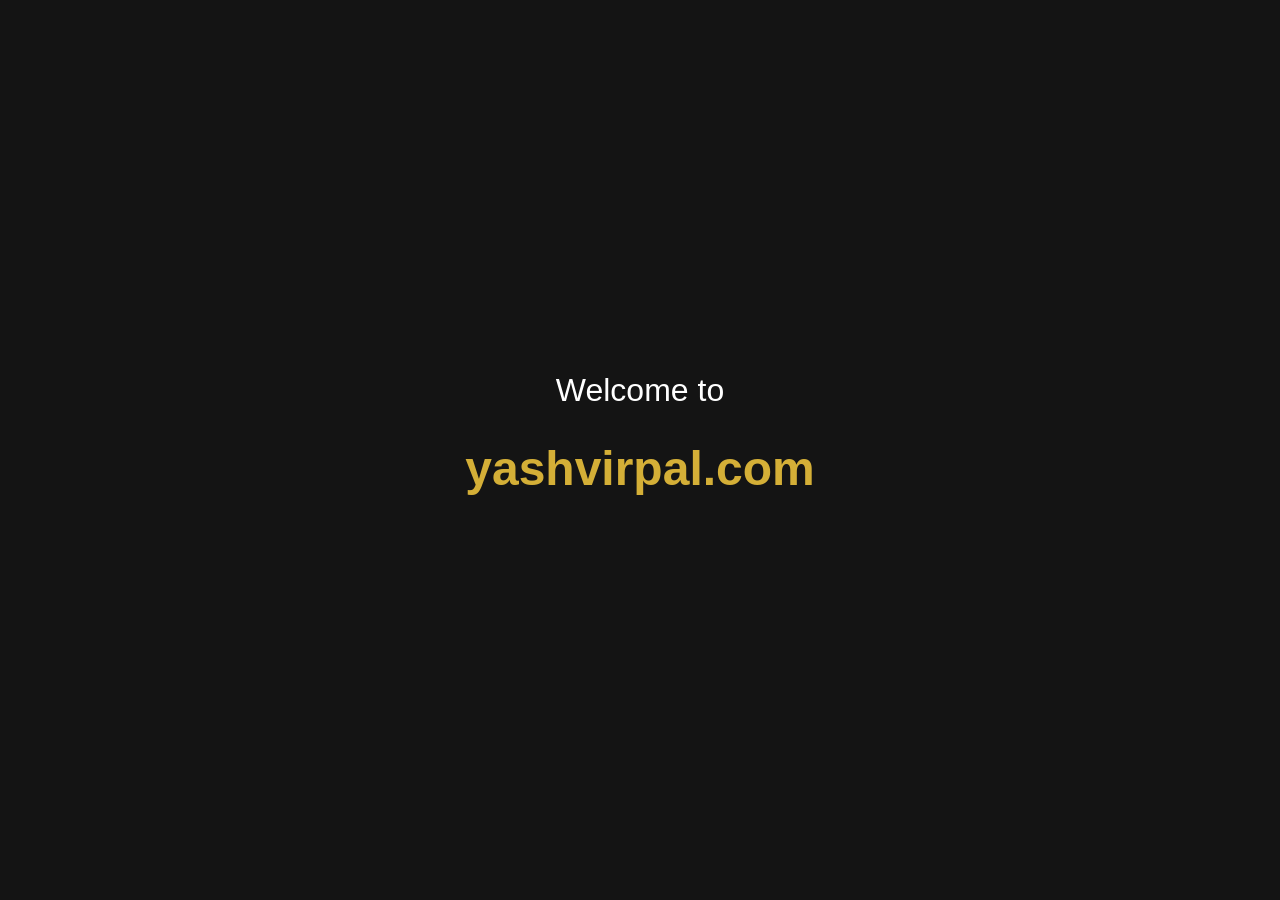
<file: index.html>
<!DOCTYPE html>
<html lang="en">

<head>
    <meta charset="UTF-8">
    <meta name="viewport" content="width=device-width, initial-scale=1.0">
    <title>Yashvir Pal Project (HTML, CSS, JavaScript)</title>
    <style>
        body {
            margin: 0;
            height: 100vh;
            display: flex;
            justify-content: center;
            align-items: center;
            background-color: #141414;
            /* Background color from yashvirpal.com */
            color: #ffffff;
            /* White text color */
            font-family: Arial, sans-serif;
            flex-direction: column;
            background-image: url(https://yashvirpal.com/dist/assets/img/page-bg-dark-1.jpg);
            background-size: cover;
            background-position: center;
        }

        #welcome-text {
            font-size: 2rem;
            color: #fff;
            /* Gold color */
            opacity: 0;
            animation: fadeInText 2s ease-in-out forwards;
        }

        h1 {
            font-size: 3rem;
            color: #ffffff;
            opacity: 0;
            animation: fadeInLink 4s ease-in-out forwards;
        }

        a {
            text-decoration: none;
            color: #d4af37;
            /* Gold color for the link */
            font-family: Arial, sans-serif;
            position: relative;
        }

        a::after {
            content: '';
            position: absolute;
            width: 0;
            height: 2px;
            bottom: -5px;
            left: 0;
            background-color: #d4af37;
            transition: width 0.3s ease-in-out;
        }

        a:hover::after {
            width: 100%;
        }

        a:hover {
            color: #b8860b;
            /* Darker gold on hover */
        }

        /* Fade-in animation for the welcome text */
        @keyframes fadeInText {
            from {
                opacity: 0;
            }

            to {
                opacity: 1;
            }
        }

        /* Fade-in animation for the link */
        @keyframes fadeInLink {
            from {
                opacity: 0;
            }

            to {
                opacity: 1;
            }
        }
    </style>
</head>

<body>

    <div id="welcome-text"></div>
    <h1><a href="https://yashvirpal.com">yashvirpal.com</a></h1>

    <script>
        // Typing effect for welcome text
        const welcomeText = "Welcome to Yashvir Pal's Portfolio!";
        let index = 0;

        function typeText() {
            if (index < welcomeText.length) {
                document.getElementById("welcome-text").innerHTML += welcomeText.charAt(index);
                index++;
                setTimeout(typeText, 100); // Adjust typing speed here
            }
        }

        // Trigger typing animation when page loads
        window.onload = function () {
            document.getElementById("welcome-text").style.opacity = "1";
            typeText();
        };
    </script>

</body>

</html>
</file>
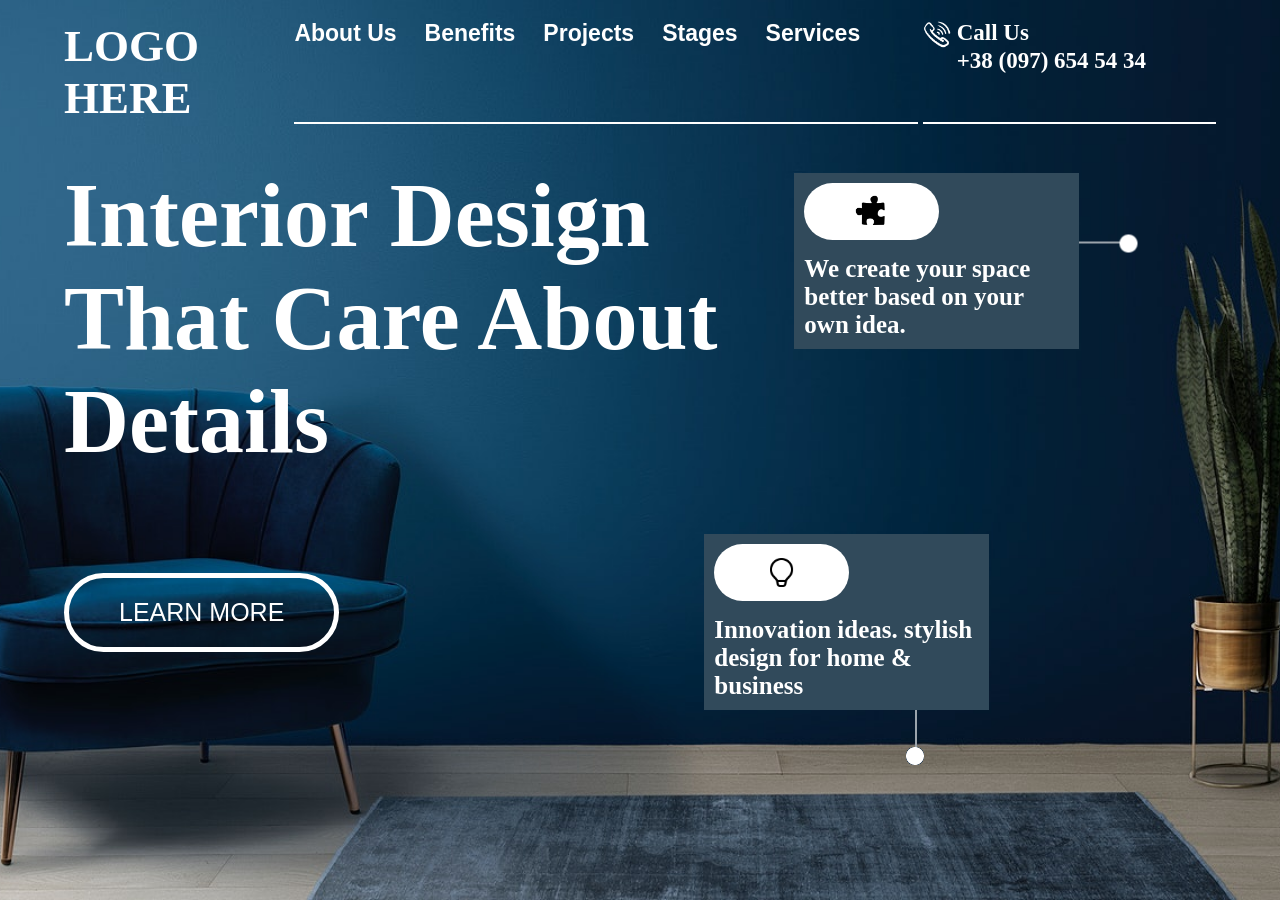
<file: project-10/index.html>
<!DOCTYPE html>
<html lang="en">
  <head>
    <meta charset="UTF-8" />
    <meta http-equiv="X-UA-Compatible" content="IE=edge" />
    <meta name="viewport" content="width=device-width, initial-scale=1.0" />
    <title>Project 10 | MCS</title>
    <link rel="stylesheet" href="css/style.css" />
    <link rel="stylesheet" href="css/reponsive.css" />
  </head>
  <body>
    <div class="container">
      <nav class="nav-bar">
        <div class="logo">
          <h1>LOGO HERE</h1>
        </div>
        <div class="line">
          <ul class="item-lists">
            <li class="item-list">About Us</li>
            <li class="item-list">Benefits</li>
            <li class="item-list">Projects</li>
            <li class="item-list">Stages</li>
            <li class="item-list">Services</li>
          </ul>
          <div class="call-detail">
            <div>
              <img
                src="images/callus.png"
                width="28px"
                height="28px"
                alt="Phone Call"
              />
            </div>
            <div>
              <p>Call Us</p>
              <a href="#">+38 (097) 654 54 34</a>
            </div>
          </div>
        </div>
      </nav>

      <main class="main-section">
        <div class="left-section">
          <h1>Interior design that care about details</h1>
          <button>learn more</button>
        </div>
        <div class="right-section">
          <div class="card">
            <img src="images/puzzle.png" alt="Phone Call" />
            <p>We create your space better based on your own idea.</p>
          </div>
          <div class="card">
            <img src="images/light.png" alt="Phone Call" />
            <p>Innovation ideas. stylish design for home & business</p>
          </div>
        </div>
      </main>
    </div>
  </body>
</html>
</file>
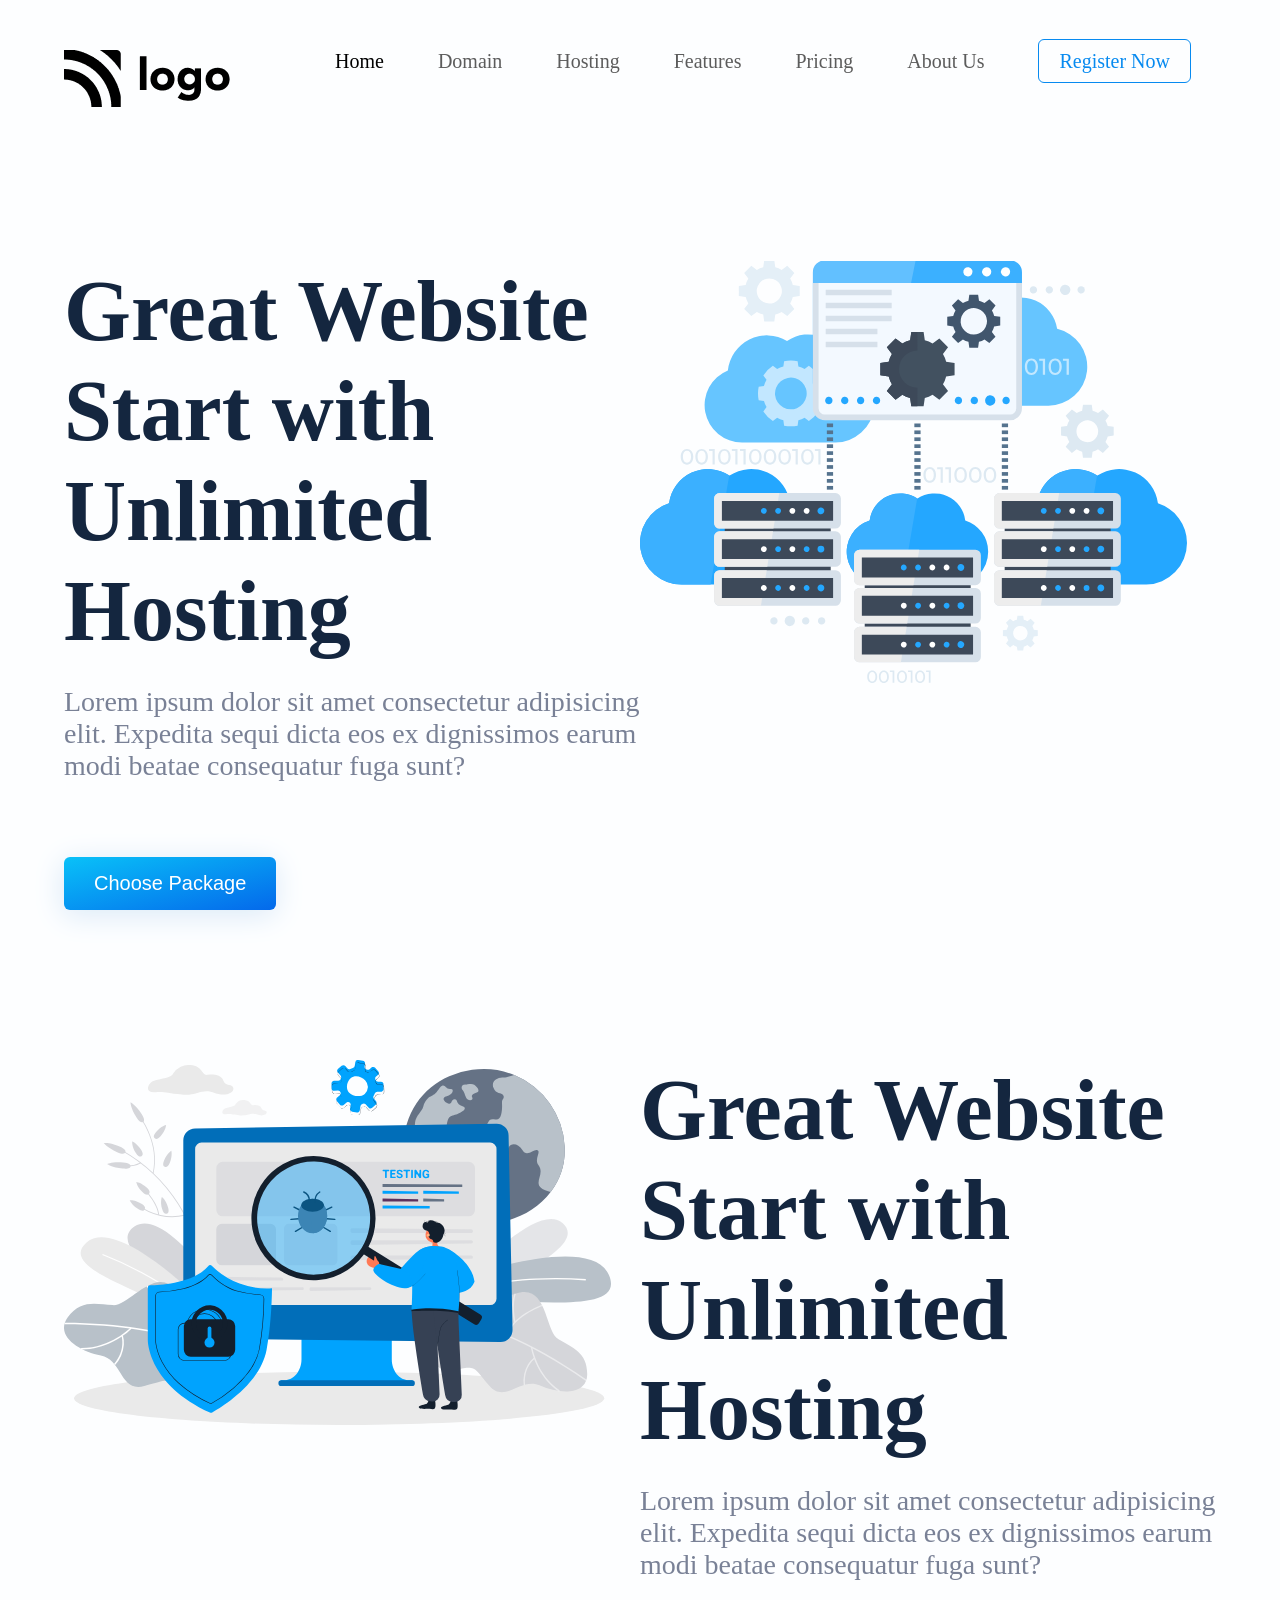
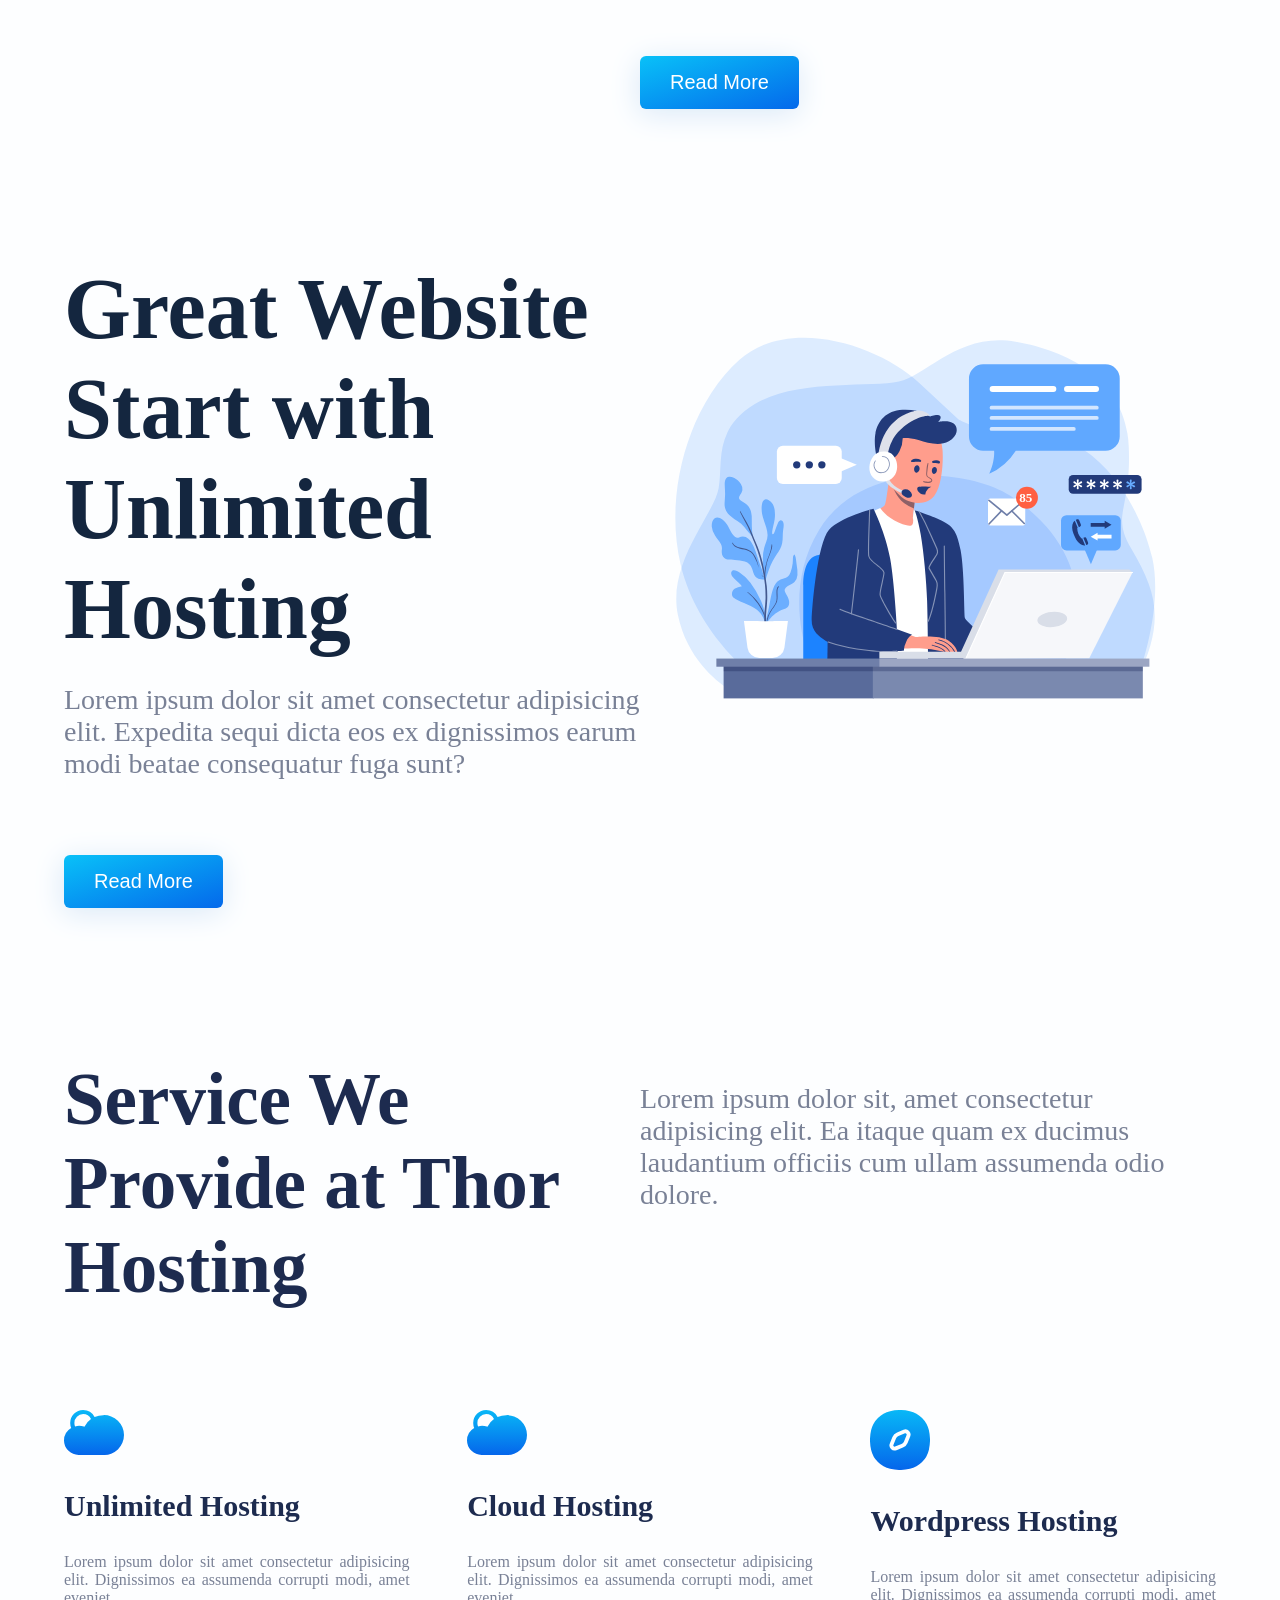
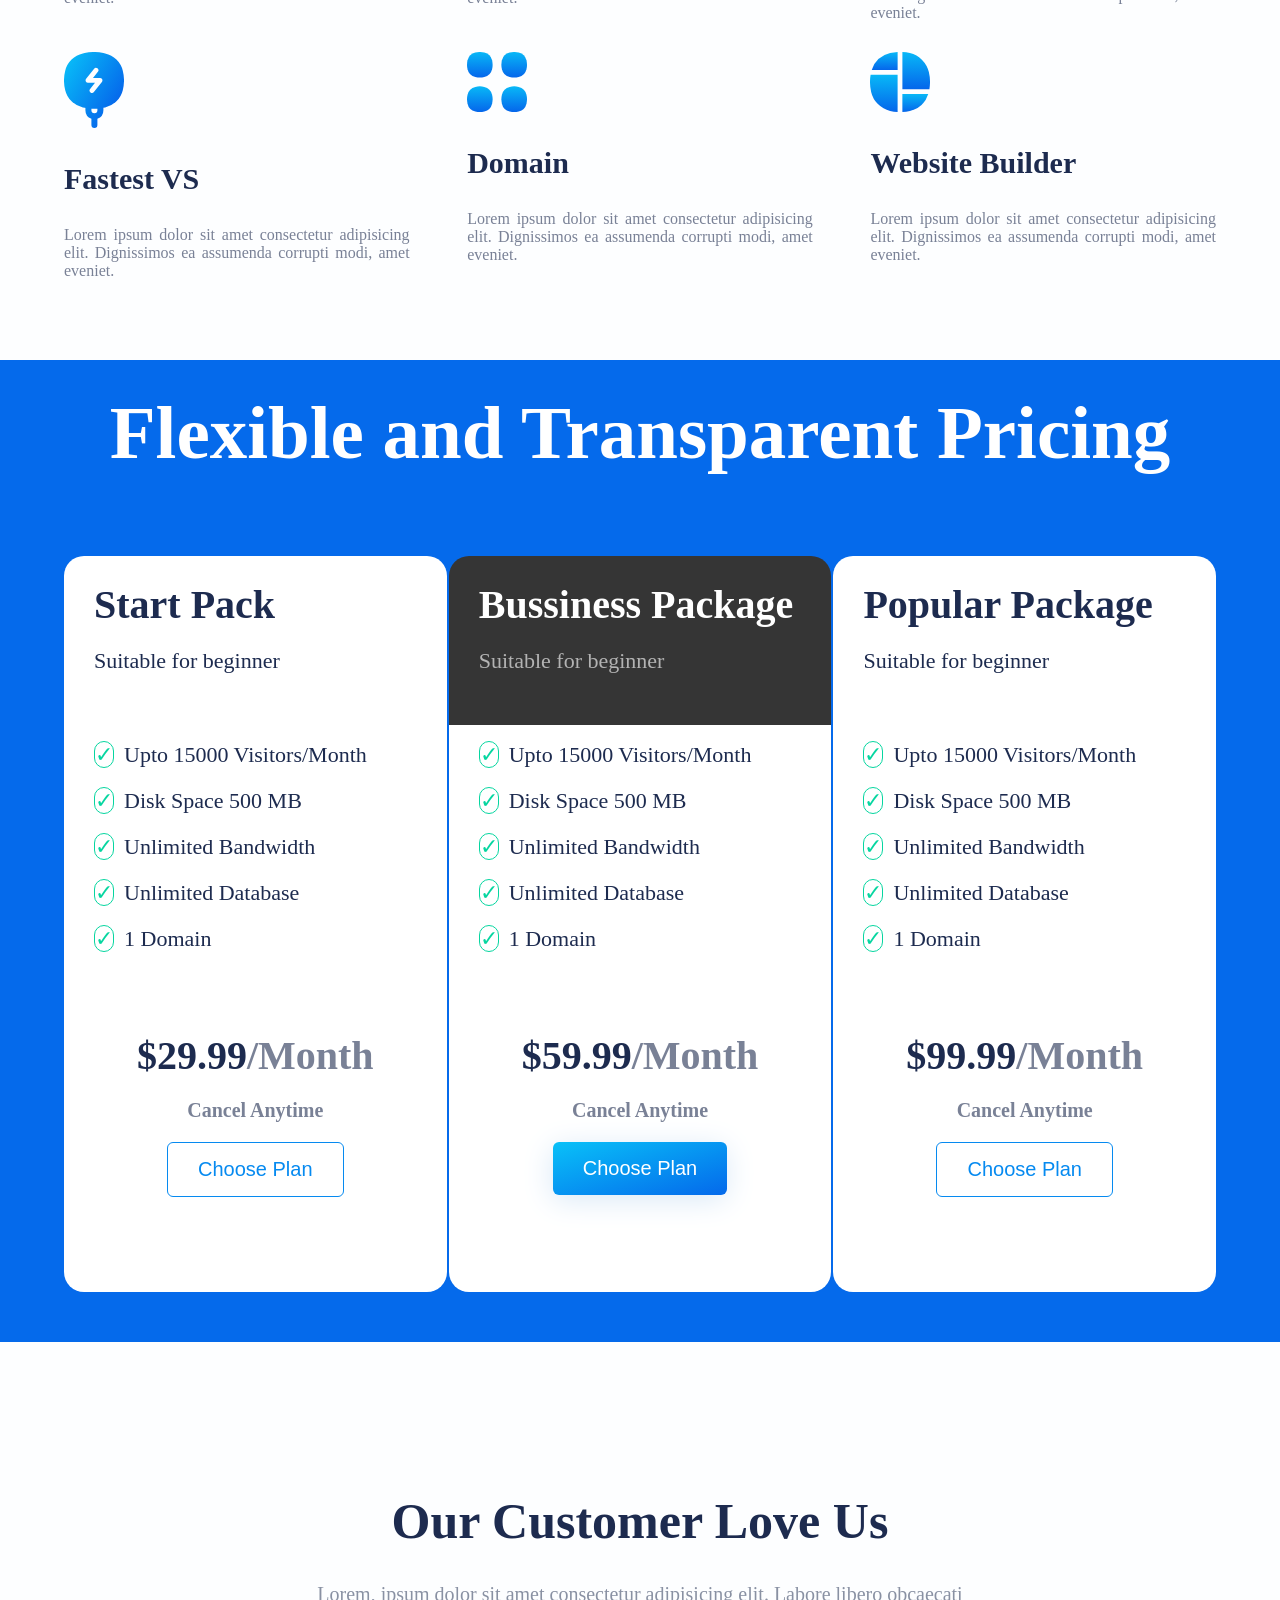
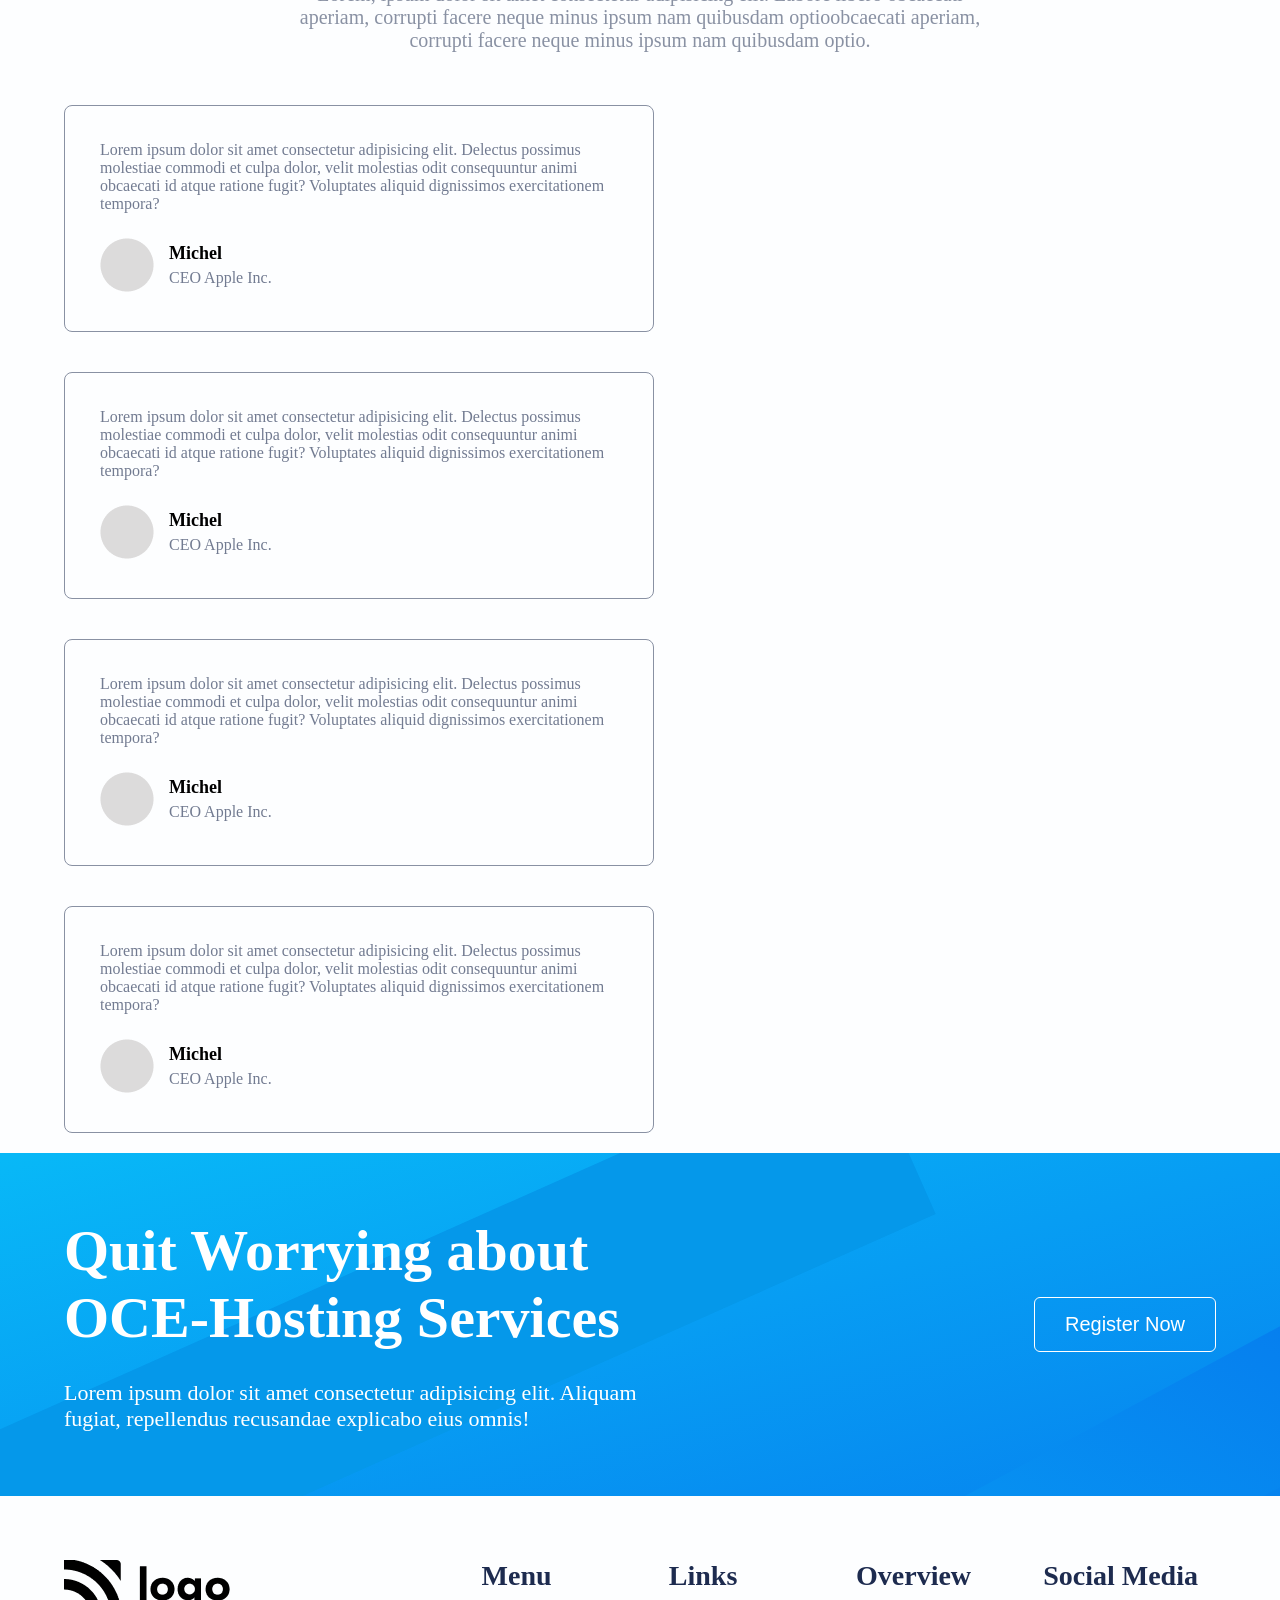
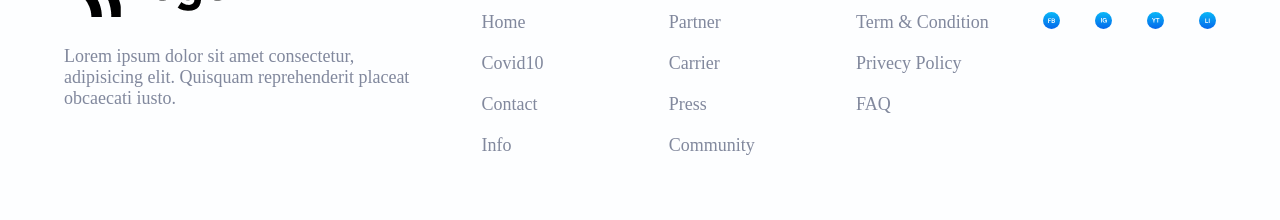
<file: project-11/index.html>
<!DOCTYPE html>
<html lang="en">
  <head>
    <meta charset="UTF-8" />
    <meta name="viewport" content="width=device-width, initial-scale=1.0" />
    <meta http-equiv="X-UA-Compatible" content="ie=edge" />
    <link rel="stylesheet" href="css/style.css" />
    <link rel="stylesheet" href="css/reponsive.css" />
    <title>Project 11 | MCS</title>
  </head>
  <body>
    <header>
      <div class="logo">
        <img src="images/Logo.png" alt="" class="" />
      </div>
      <nav>
        <ul>
          <li>Home</li>
          <li>Domain</li>
          <li>Hosting</li>
          <li>Features</li>
          <li>Pricing</li>
          <li>About Us</li>
          <li><a href="">Register Now</a></li>
        </ul>
      </nav>
    </header>
    <section class="servicefirst servicesection">
      <div class="bannerleft">
        <h1>Great Website Start with Unlimited Hosting</h1>
        <p>
          Lorem ipsum dolor sit amet consectetur adipisicing elit. Expedita
          sequi dicta eos ex dignissimos earum modi beatae consequatur fuga
          sunt?
        </p>
        <button>Choose Package</button>
      </div>
      <div class="rightletter">
        <img src="images/server.svg" alt="" class="src" />
      </div>
    </section>
    <section class="servicesecond servicesection">
      <div class="rightleft">
        <img src="images/testing.svg" alt="" class="src" />
      </div>
      <div class="bannerright">
        <h1>Great Website Start with Unlimited Hosting</h1>
        <p>
          Lorem ipsum dolor sit amet consectetur adipisicing elit. Expedita
          sequi dicta eos ex dignissimos earum modi beatae consequatur fuga
          sunt?
        </p>
        <button>Read More</button>
      </div>
    </section>
    <section class="servicethird servicesection">
      <div class="bannerleft">
        <h1>Great Website Start with Unlimited Hosting</h1>
        <p>
          Lorem ipsum dolor sit amet consectetur adipisicing elit. Expedita
          sequi dicta eos ex dignissimos earum modi beatae consequatur fuga
          sunt?
        </p>
        <button>Read More</button>
      </div>
      <div class="rightletter">
        <img
          src="images/technical support illustration-01.svg"
          alt=""
          class="src"
        />
      </div>
    </section>
    <section class="serviceprovidelist">
      <div class="heading">
        <div class="left">
          <h2>Service We Provide at Thor Hosting</h2>
        </div>
        <div class="right">
          <p>
            Lorem ipsum dolor sit, amet consectetur adipisicing elit. Ea itaque
            quam ex ducimus laudantium officiis cum ullam assumenda odio dolore.
          </p>
        </div>
      </div>
      <div class="servicelist">
        <div class="service">
          <img src="images/cloud-hosting.svg" />
          <h2>Unlimited Hosting</h2>
          <p>
            Lorem ipsum dolor sit amet consectetur adipisicing elit. Dignissimos
            ea assumenda corrupti modi, amet eveniet.
          </p>
        </div>
        <div class="service">
          <img src="images/cloud-hosting.svg" />
          <h2>Cloud Hosting</h2>
          <p>
            Lorem ipsum dolor sit amet consectetur adipisicing elit. Dignissimos
            ea assumenda corrupti modi, amet eveniet.
          </p>
        </div>
        <div class="service">
          <img src="images/wordpress-hosting.svg" />
          <h2>Wordpress Hosting</h2>
          <p>
            Lorem ipsum dolor sit amet consectetur adipisicing elit. Dignissimos
            ea assumenda corrupti modi, amet eveniet.
          </p>
        </div>
        <div class="service">
          <img src="images/vps.svg" />
          <h2>Fastest VS</h2>
          <p>
            Lorem ipsum dolor sit amet consectetur adipisicing elit. Dignissimos
            ea assumenda corrupti modi, amet eveniet.
          </p>
        </div>
        <div class="service">
          <img src="images/Domain.svg" />
          <h2>Domain</h2>
          <p>
            Lorem ipsum dolor sit amet consectetur adipisicing elit. Dignissimos
            ea assumenda corrupti modi, amet eveniet.
          </p>
        </div>
        <div class="service">
          <img src="images/builder.svg" />
          <h2>Website Builder</h2>
          <p>
            Lorem ipsum dolor sit amet consectetur adipisicing elit. Dignissimos
            ea assumenda corrupti modi, amet eveniet.
          </p>
        </div>
      </div>
    </section>
    <section class="flexprice">
      <h2>Flexible and Transparent Pricing</h2>
      <div class="pricelist">
        <div class="package">
          <h3>Start Pack</h3>
          <p>Suitable for beginner</p>
          <ul>
            <li>Upto 15000 Visitors/Month</li>
            <li>Disk Space 500 MB</li>
            <li>Unlimited Bandwidth</li>
            <li>Unlimited Database</li>
            <li>1 Domain</li>
          </ul>
          <div class="price">
            <p>$29.99<span>/Month</span></p>
            <h6><span>Cancel Anytime</span></h6>
            <button>Choose Plan</button>
          </div>
        </div>
        <div class="package">
          <div class="bussinessprice">
            <h3>Bussiness Package</h3>
            <p>Suitable for beginner</p>
          </div>
          <ul>
            <li>Upto 15000 Visitors/Month</li>
            <li>Disk Space 500 MB</li>
            <li>Unlimited Bandwidth</li>
            <li>Unlimited Database</li>
            <li>1 Domain</li>
          </ul>
          <div class="price">
            <p>$59.99<span>/Month</span></p>
            <h6><span>Cancel Anytime</span></h6>
            <button>Choose Plan</button>
          </div>
        </div>
        <div class="package">
          <h3>Popular Package</h3>
          <p>Suitable for beginner</p>
          <ul>
            <li>Upto 15000 Visitors/Month</li>
            <li>Disk Space 500 MB</li>
            <li>Unlimited Bandwidth</li>
            <li>Unlimited Database</li>
            <li>1 Domain</li>
          </ul>
          <div class="price">
            <p>$99.99<span>/Month</span></p>
            <h6><span>Cancel Anytime</span></h6>
            <button>Choose Plan</button>
          </div>
        </div>
      </div>
    </section>
    <section>
      <div class="testimonialheading">
        <h1>Our Customer Love Us</h1>
        <p>
          Lorem, ipsum dolor sit amet consectetur adipisicing elit. Labore
          libero obcaecati aperiam, corrupti facere neque minus ipsum nam
          quibusdam optioobcaecati aperiam, corrupti facere neque minus ipsum
          nam quibusdam optio.
        </p>
      </div>
      <div class="testimoniallist">
        <div class="testimonials">
          <p>
            Lorem ipsum dolor sit amet consectetur adipisicing elit. Delectus
            possimus molestiae commodi et culpa dolor, velit molestias odit
            consequuntur animi obcaecati id atque ratione fugit? Voluptates
            aliquid dignissimos exercitationem tempora?
          </p>
          <div class="tdetails">
            <div class="timg">
              <img src="images/profile-holder.png" />
            </div>
            <div class="tname">
              <h6>Michel</h6>
              <p>CEO Apple Inc.</p>
            </div>
          </div>
        </div>
        <div class="testimonials">
          <p>
            Lorem ipsum dolor sit amet consectetur adipisicing elit. Delectus
            possimus molestiae commodi et culpa dolor, velit molestias odit
            consequuntur animi obcaecati id atque ratione fugit? Voluptates
            aliquid dignissimos exercitationem tempora?
          </p>
          <div class="tdetails">
            <div class="timg">
              <img src="images/profile-holder.png" />
            </div>
            <div class="tname">
              <h6>Michel</h6>
              <p>CEO Apple Inc.</p>
            </div>
          </div>
        </div>
        <div class="testimonials">
          <p>
            Lorem ipsum dolor sit amet consectetur adipisicing elit. Delectus
            possimus molestiae commodi et culpa dolor, velit molestias odit
            consequuntur animi obcaecati id atque ratione fugit? Voluptates
            aliquid dignissimos exercitationem tempora?
          </p>
          <div class="tdetails">
            <div class="timg">
              <img src="images/profile-holder.png" />
            </div>
            <div class="tname">
              <h6>Michel</h6>
              <p>CEO Apple Inc.</p>
            </div>
          </div>
        </div>
        <div class="testimonials">
          <p>
            Lorem ipsum dolor sit amet consectetur adipisicing elit. Delectus
            possimus molestiae commodi et culpa dolor, velit molestias odit
            consequuntur animi obcaecati id atque ratione fugit? Voluptates
            aliquid dignissimos exercitationem tempora?
          </p>
          <div class="tdetails">
            <div class="timg">
              <img src="images/profile-holder.png" />
            </div>
            <div class="tname">
              <h6>Michel</h6>
              <p>CEO Apple Inc.</p>
            </div>
          </div>
        </div>
      </div>
    </section>
    <section class="register">
      <div class="registerblue">
        <div class="left">
          <h1>Quit Worrying about OCE-Hosting Services</h1>
          <p>
            Lorem ipsum dolor sit amet consectetur adipisicing elit. Aliquam
            fugiat, repellendus recusandae explicabo eius omnis!
          </p>
        </div>
        <div class="right">
          <button>Register Now</button>
        </div>
      </div>
    </section>
    <footer>
      <div class="logo">
        <img src="images/Logo.png" alt="" />
        <p>
          Lorem ipsum dolor sit amet consectetur, adipisicing elit. Quisquam
          reprehenderit placeat obcaecati iusto.
        </p>
      </div>
      <div class="menu">
        <h4>Menu</h4>
        <ul>
          <li>Home</li>
          <li>Covid10</li>
          <li>Contact</li>
          <li>Info</li>
        </ul>
      </div>
      <div class="link">
        <h4>Links</h4>
        <ul>
          <li>Partner</li>
          <li>Carrier</li>
          <li>Press</li>
          <li>Community</li>
        </ul>
      </div>
      <div class="overview">
        <h4>Overview</h4>
        <ul>
          <li>Term & Condition</li>
          <li>Privecy Policy</li>
          <li>FAQ</li>
        </ul>
      </div>
      <div class="social">
        <h4>Social Media</h4>
        <ul>
          <li><img src="images/fb.svg" /></li>
          <li><img src="images/ig.svg" /></li>
          <li><img src="images/youtube.svg" /></li>
          <li><img src="images/linked-in.svg" /></li>
        </ul>
      </div>
    </footer>
  </body>
</html>
</file>
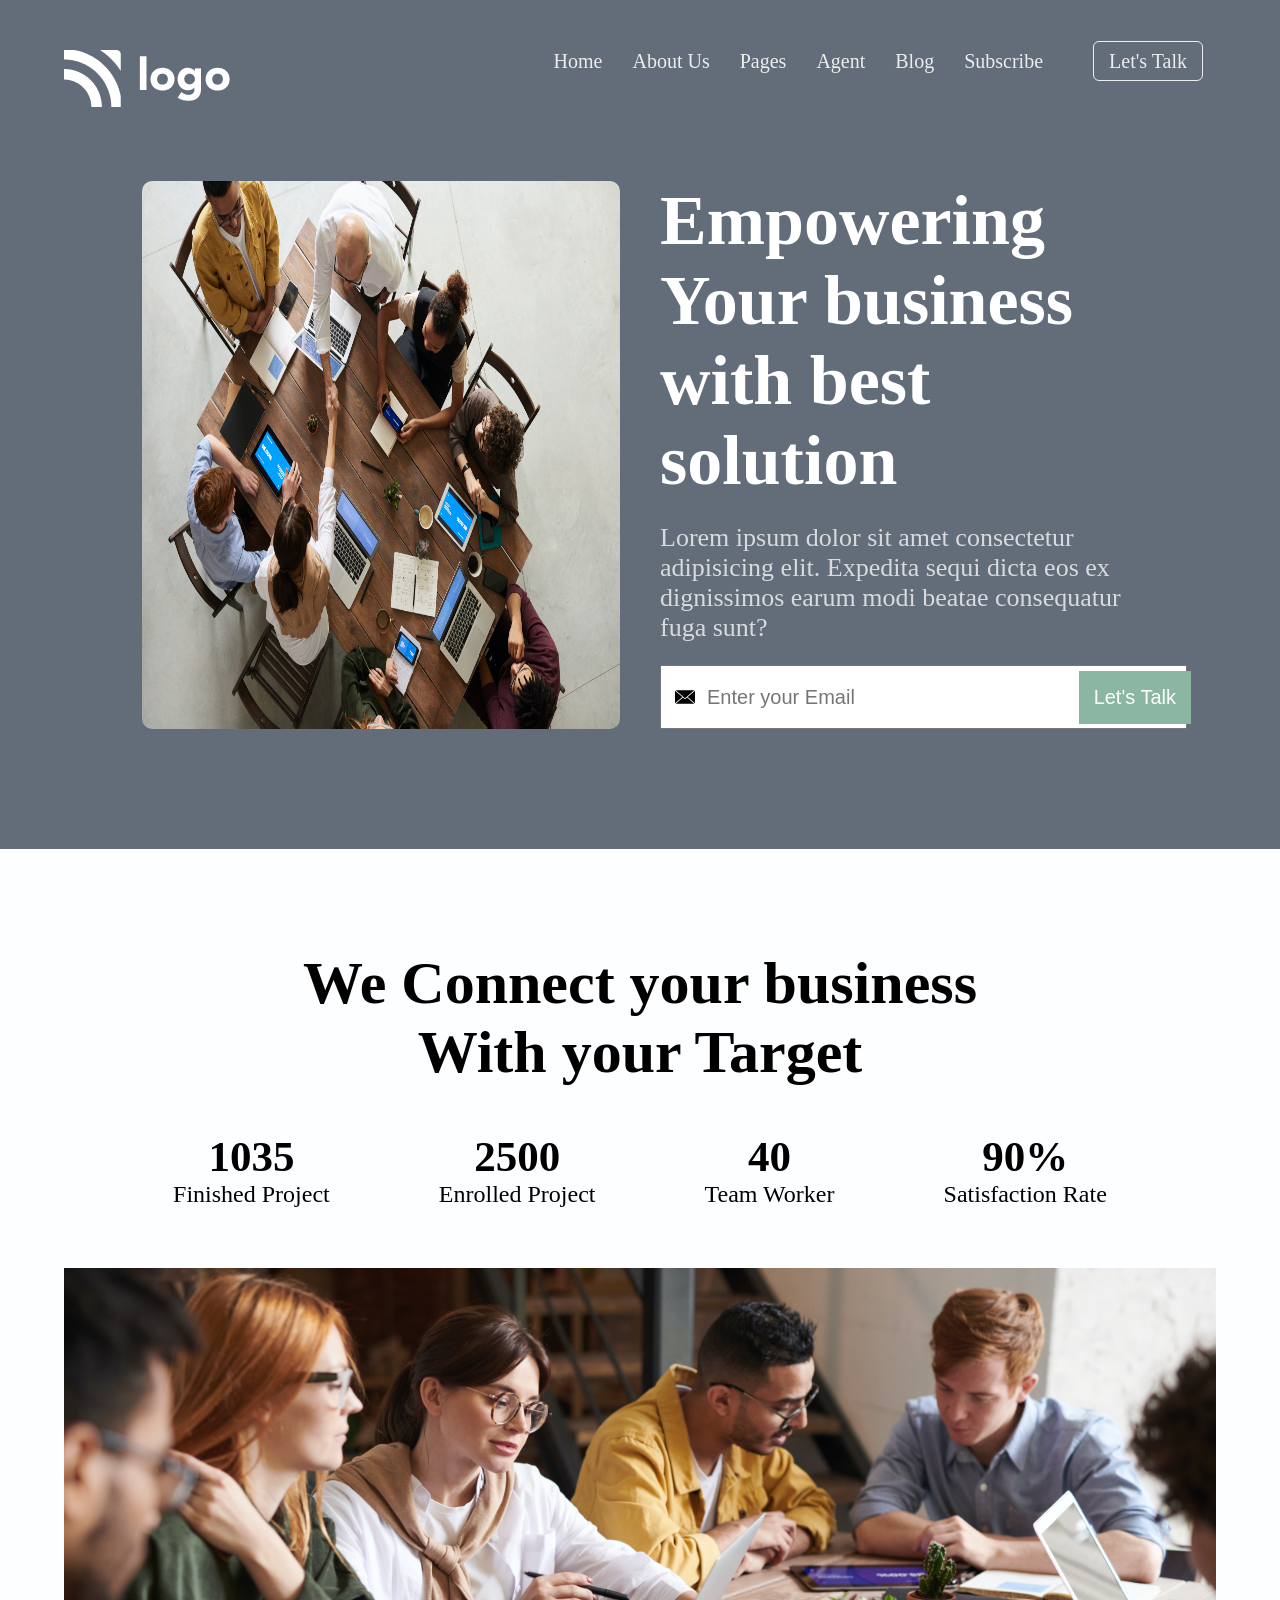
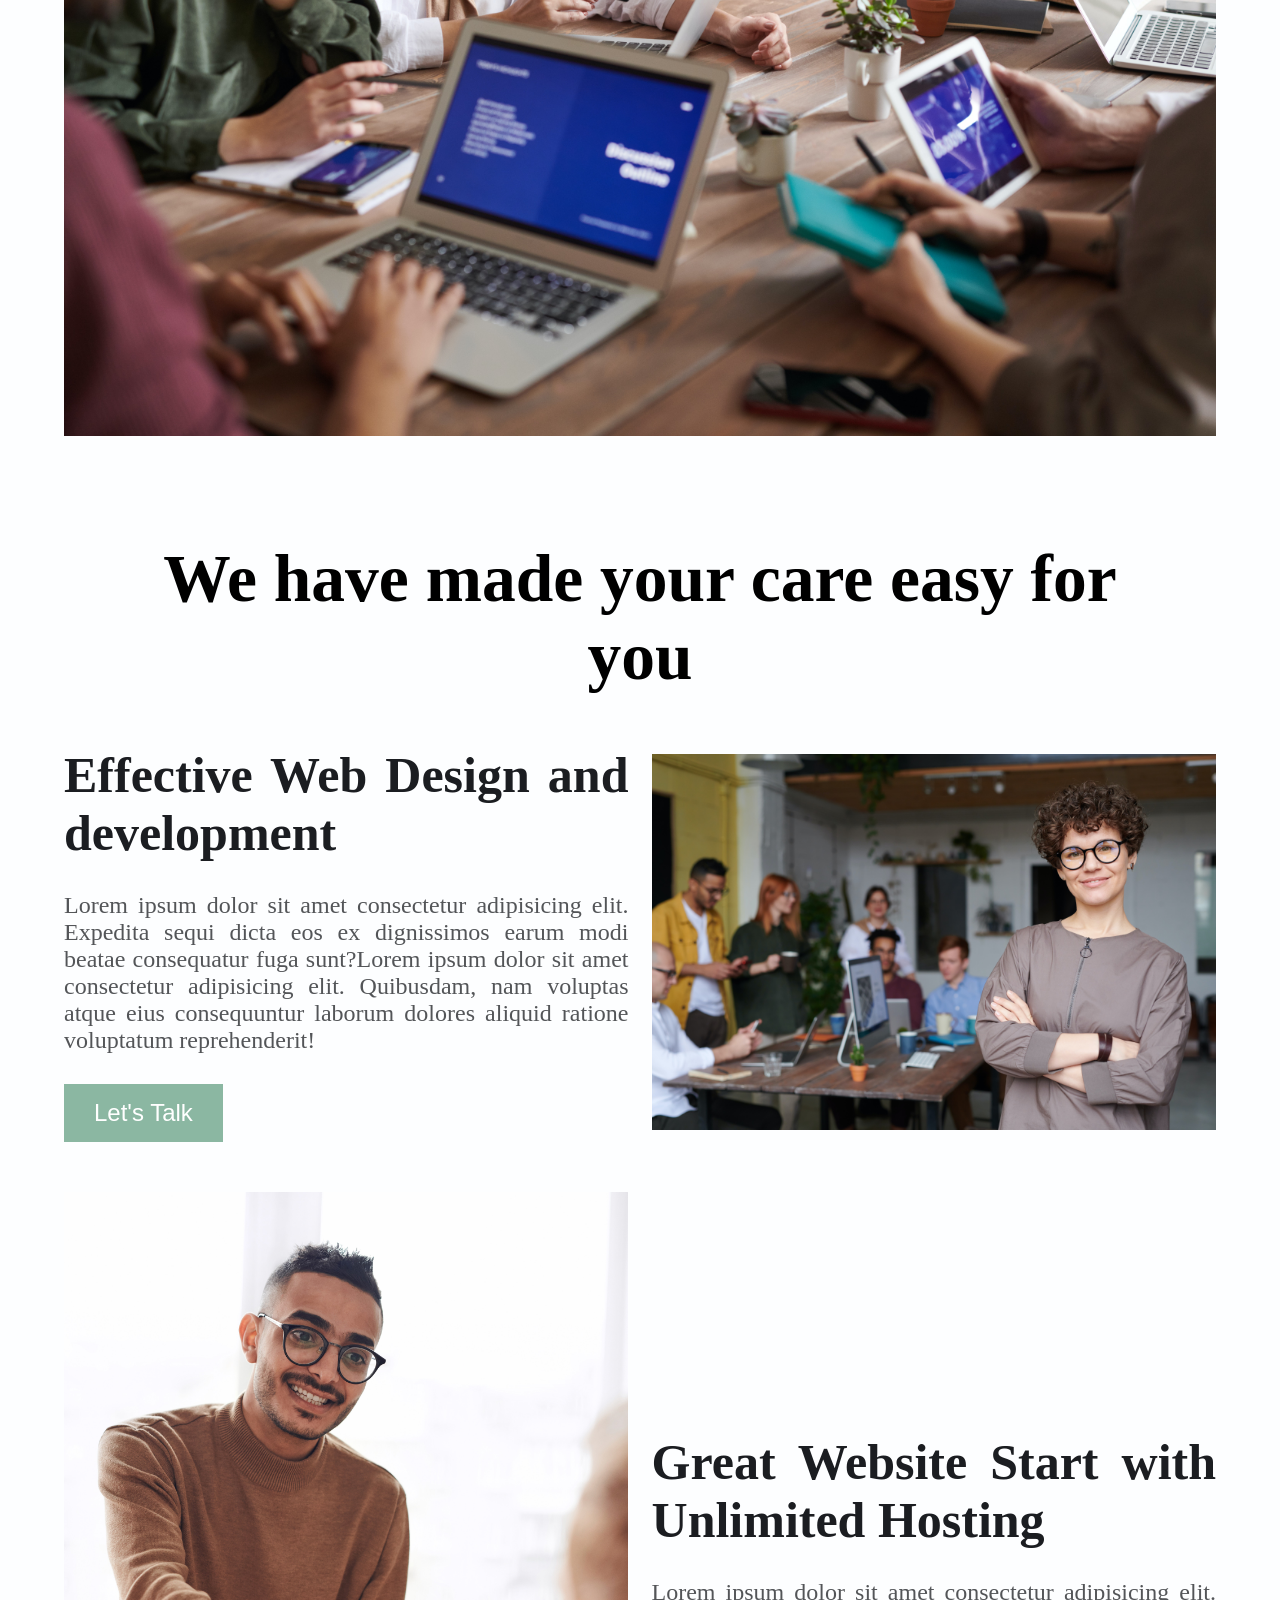
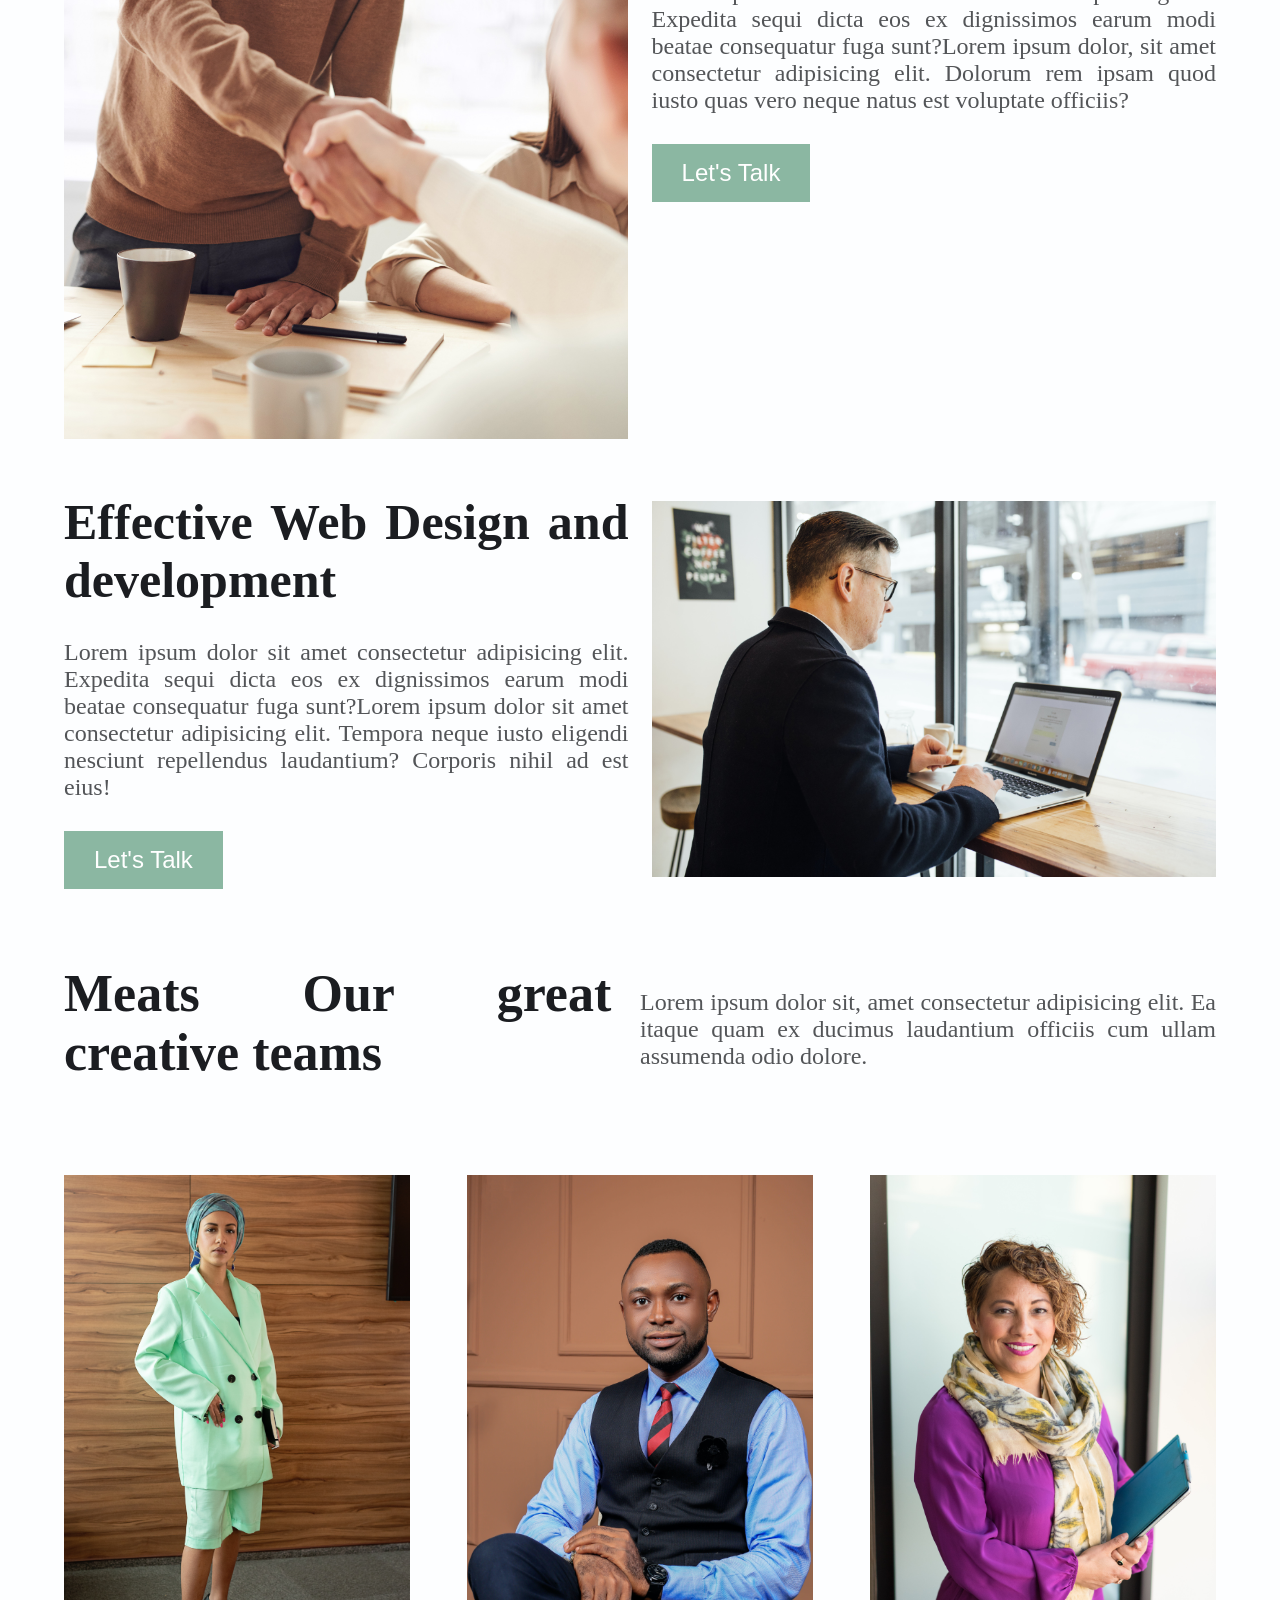
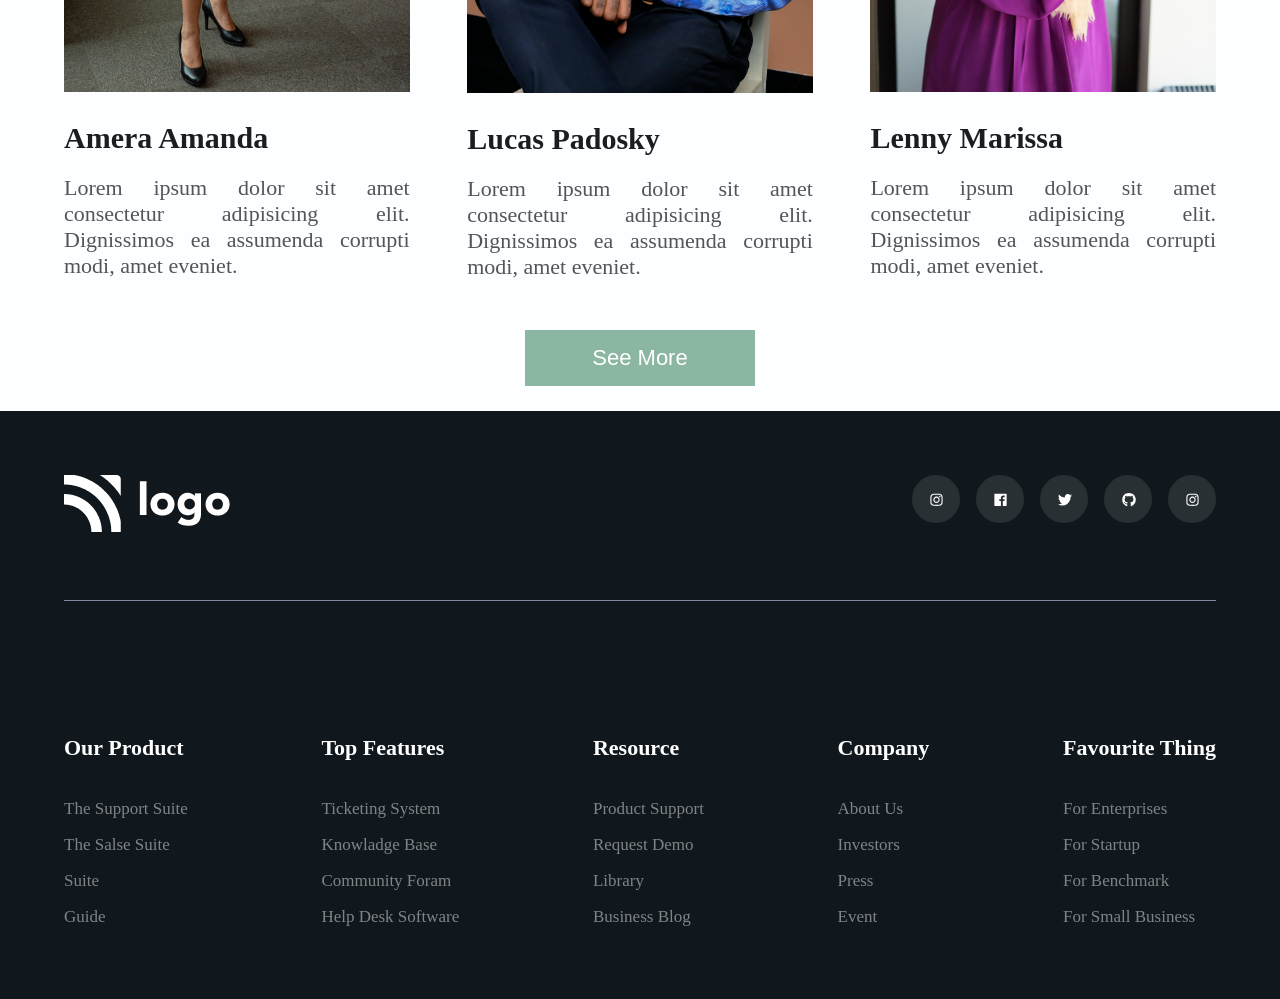
<file: project-12/index.html>
<!DOCTYPE html>
<html lang="en">
  <head>
    <meta charset="UTF-8" />
    <meta name="viewport" content="width=device-width, initial-scale=1.0" />
    <meta http-equiv="X-UA-Compatible" content="ie=edge" />
    <link rel="stylesheet" href="css/style.css" />
    <link rel="stylesheet" href="css/reponsive.css" />
    <title>Project 12 | MCS</title>
  </head>
  <body>
    <header>
      <div class="nav">
      <div class="logo">
        <img src="images/white-logo.png" alt="" class="" />
      </div>
      <nav>
        <ul>
          <li>Home</li>

          <li>About Us</li>
          <li>Pages</li>
          <li>Agent</li>
          <li>Blog</li>
          <li>Subscribe</li>
          <li class="talk"><a href="">Let's Talk</a></li>
        </ul>
      </nav>
      </div>
      <section class="banner">
        
        <div class="bannerleft">
          <img src="images/1.jpg" alt="" class="src" />
        </div>
        <div class="bannerright">
          <h1>Empowering Your business with best solution</h1>
          <p>
            Lorem ipsum dolor sit amet consectetur adipisicing elit. Expedita
            sequi dicta eos ex dignissimos earum modi beatae consequatur fuga
            sunt?
          </p>
          <div class="newsletter">
            
            <input type="text" placeholder="Enter your Email">
            <img src="images/email-svgrepo-com (3).svg" alt="" srcset="">
            <button>Let's Talk</button>
          </div>
          
        </div>
      </section>
    </header>
    <section>
      <div class="connectbusiness">
        <h1>We Connect your business With your Target</h1>
        <div class="projectcount">
        <div class="project">
           <h3>1035</h3>
           <p>Finished Project</p>
        </div>
        <div class="project">
          <h3>2500</h3>
          <p>Enrolled Project</p>
        </div>
        <div class="project">
          <h3>40</h3>
          <p>Team Worker </p>
        </div>
        <div class="project">
          <h3>90%</h3>
          <p>Satisfaction Rate</p>
        </div>
        </div>
        <img src="images/2.jpg" alt="" srcset="">
      </div>
    </section>
    <section class="madeeasyheading">
      <h2>We have made your care easy for you</h2>
    </section>
    <section class="madeeasy">
      <div class="left">
        <h1>Effective Web Design and development</h1>
        <p>
          Lorem ipsum dolor sit amet consectetur adipisicing elit. Expedita
          sequi dicta eos ex dignissimos earum modi beatae consequatur fuga
          sunt?Lorem ipsum dolor sit amet consectetur adipisicing elit. Quibusdam, nam voluptas atque eius consequuntur laborum dolores aliquid ratione voluptatum reprehenderit!
        </p>
        <button>Let's Talk</button>
      </div>
      <div class="right">
        <img src="images/pexels-fauxels-3184405.jpg" alt="" class="src" />
      </div>
    </section>
    <section class="madeeasy">
      <div class="left">
        <img src="images/4.jpg" alt="" class="src" />
      </div>
      <div class="right">
        <h1>Great Website Start with Unlimited Hosting</h1>
        <p>
          Lorem ipsum dolor sit amet consectetur adipisicing elit. Expedita
          sequi dicta eos ex dignissimos earum modi beatae consequatur fuga
          sunt?Lorem ipsum dolor, sit amet consectetur adipisicing elit. Dolorum rem ipsam quod iusto quas vero neque natus est voluptate officiis?
        </p>
        <button>Let's Talk</button>
      </div>
    </section>
    <section class="madeeasy">
      <div class="left">
        <h1>Effective Web Design and development </h1>
        <p>
          Lorem ipsum dolor sit amet consectetur adipisicing elit. Expedita
          sequi dicta eos ex dignissimos earum modi beatae consequatur fuga
          sunt?Lorem ipsum dolor sit amet consectetur adipisicing elit. Tempora neque iusto eligendi nesciunt repellendus laudantium? Corporis nihil ad est eius!
        </p>
        <button>Let's Talk</button>
      </div>
      <div class="right">
        <img
          src="images/5.jpg"
          alt=""
          class="src"
        />
      </div>
    </section>


    <section class="teamsection">
      <div class="heading">
        <div class="left">
          <h2>Meats Our great creative teams</h2>
        </div>
        <div class="right">
          <p>
            Lorem ipsum dolor sit, amet consectetur adipisicing elit. Ea itaque
            quam ex ducimus laudantium officiis cum ullam assumenda odio dolore.
          </p>
        </div>
      </div>
      <div class="teamlist">
        <div class="team">
          <img src="images/6.jpg" />
          <h2>Amera Amanda</h2>
          <p>
            Lorem ipsum dolor sit amet consectetur adipisicing elit. Dignissimos
            ea assumenda corrupti modi, amet eveniet.
          </p>
        </div>
        <div class="team">
          <img src="images/7.jpg" />
          <h2>Lucas Padosky</h2>
          <p>
            Lorem ipsum dolor sit amet consectetur adipisicing elit. Dignissimos
            ea assumenda corrupti modi, amet eveniet.
          </p>
        </div>
        <div class="team">
          <img src="images/8.jpg" />
          <h2>Lenny Marissa</h2>
          <p>
            Lorem ipsum dolor sit amet consectetur adipisicing elit. Dignissimos
            ea assumenda corrupti modi, amet eveniet.
          </p>
        </div>
        
      </div>
      <button>See More</button>
    </section>
   
    <footer>
      <div class="logo_social">
      <div class="logo">
        <img src="images/white-logo.png" alt="" />
      </div>
      <div class="social">
        <img src="images/Business Landing Page.svg" alt="">
        
      </div>
      </div>
      <div class="menus">
      <div class="menu">
        <h4>Our Product</h4>
        <ul>
          <li>The Support Suite</li>
          <li>The Salse Suite</li>
          <li>Suite</li>
          <li>Guide</li>
        </ul>
      </div>
      <div class="menu">
        <h4>Top Features</h4>
        <ul>
          <li>Ticketing System </li>
          <li>Knowladge Base</li>
          <li>Community Foram</li>
          <li>Help Desk Software</li>
        </ul>
      </div>
      <div class="menu">
        <h4>Resource</h4>
        <ul>
          <li>Product Support</li>
          <li>Request Demo</li>
          <li>Library</li>
          <li>Business Blog</li>
        </ul>
      </div>
      <div class="link">
        <h4>Company</h4>
        <ul>
          <li>About Us</li>
          <li>Investors</li>
          <li>Press</li>
          <li>Event</li>
        </ul>
      </div>
      <div class="overview">
        <h4>Favourite Thing</h4>
        <ul>
          <li>For Enterprises</li>
          <li>For Startup</li>
          <li>For Benchmark</li>
          <li>For Small Business</li>
        </ul>
      </div>
      </div>
    </footer>
  </body>
</html>
</file>
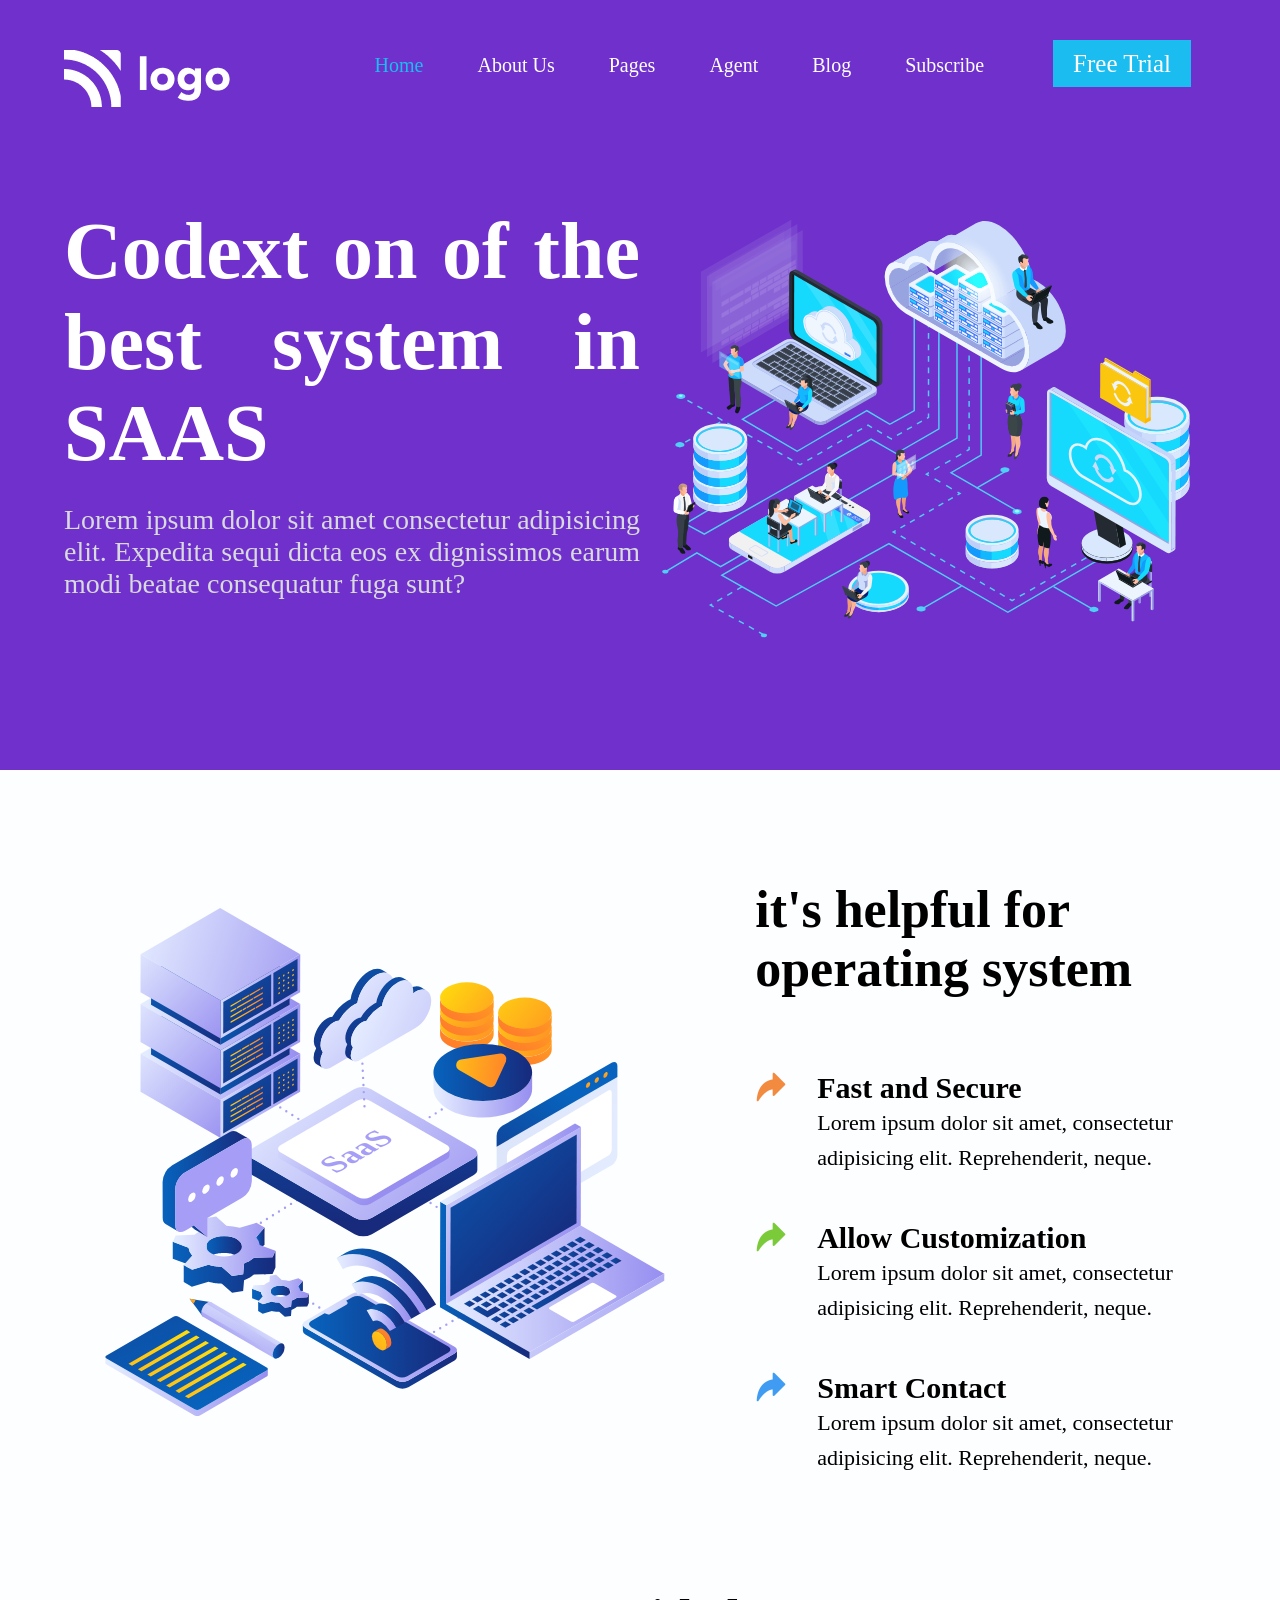
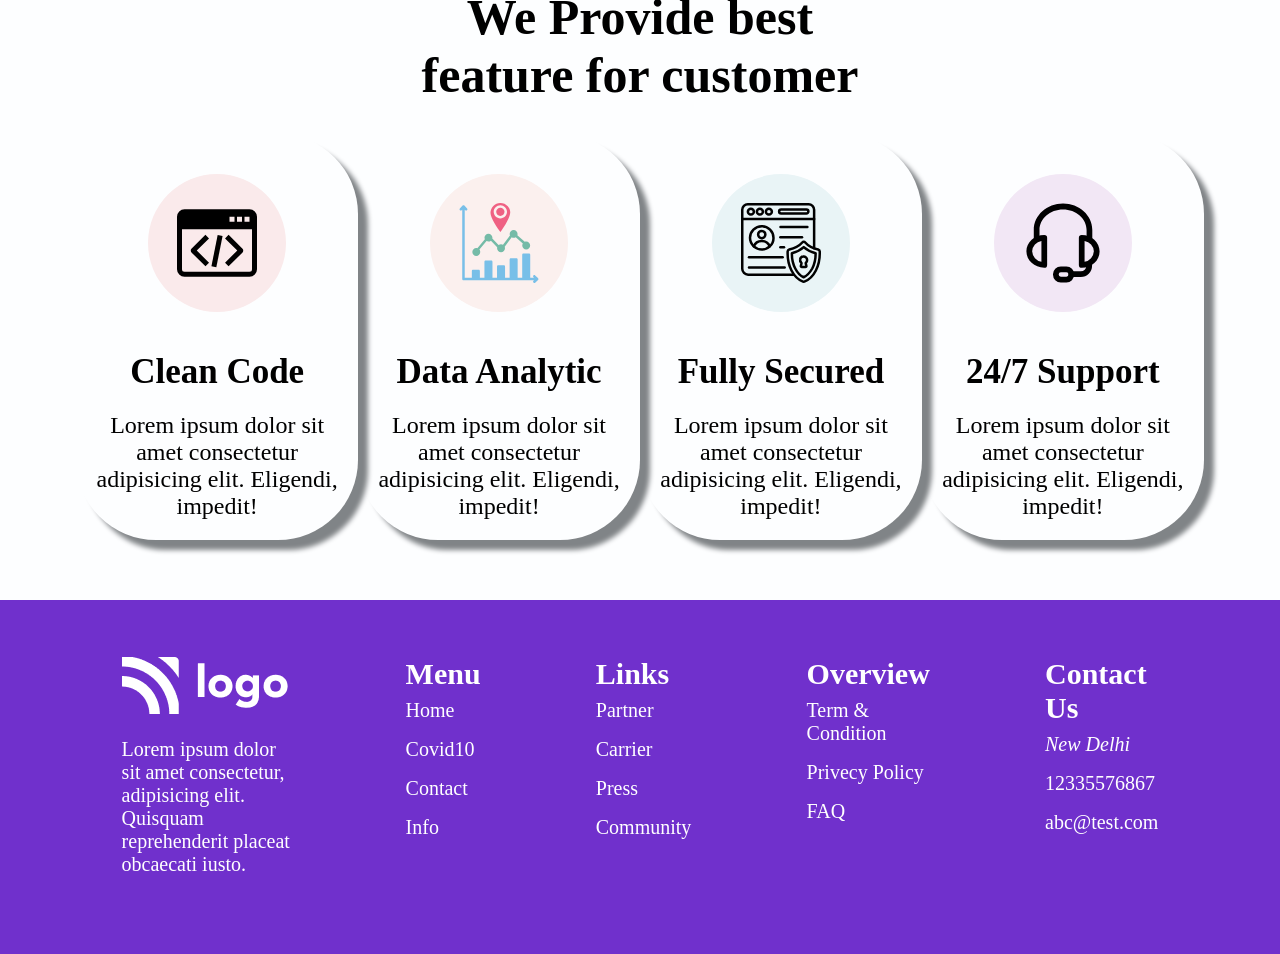
<file: project-13/index.html>
<!DOCTYPE html>
<html lang="en">
  <head>
    <meta charset="UTF-8" />
    <meta name="viewport" content="width=device-width, initial-scale=1.0" />
    <meta http-equiv="X-UA-Compatible" content="ie=edge" />
    <link rel="stylesheet" href="css/style.css" />
    <link rel="stylesheet" href="css/reponsive.css" />
    <title>Project 13 | MCS</title>
  </head>
  <body>
    <header>
      <div class="nav">
      <div class="logo">
        <img src="images/white-logo.png" alt="" class="" />
      </div>
      <nav>
        <ul>
          <li>Home</li>

          <li>About Us</li>
          <li>Pages</li>
          <li>Agent</li>
          <li>Blog</li>
          <li>Subscribe</li>
          <li class="trial"><a href="">Free Trial</a></li>
        </ul>
      </nav>
      </div>
      <section class="banner">
        
        
        <div class="bannerright">
          <h1>Codext on of the best system in SAAS</h1>
          <p>
            Lorem ipsum dolor sit amet consectetur adipisicing elit. Expedita
            sequi dicta eos ex dignissimos earum modi beatae consequatur fuga
            sunt?
          </p>         
          
        </div>
        <div class="bannerleft">
          <img src="images/30495 [Converted]-01.svg" alt="" class="src" />
        </div>
      </section>
    </header>
    
    <section class="helpfullos">
      <div class="left">
        <img src="images/Saas illustration-01.svg" alt="" class="src" />
      </div>
      <div class="right">
        <h1>It's Helpful for operating system</h1>
        
        <ul>
          <li>
            <div class="left-point">
            <img src="images/share-red.png" alt="">
            </div>
            <div class="right-point">
              <h4> Fast and Secure</h4>
              <p>Lorem ipsum dolor sit amet, consectetur adipisicing elit. Reprehenderit, neque.</p>
            </div>
            
          </li>
          <li>
            <div class="left-point">
              <img src="images/share-green.png" alt="">
              </div>
              <div class="right-point">
              <h4> Allow Customization</h4>
              <p>Lorem ipsum dolor sit amet, consectetur adipisicing elit. Reprehenderit, neque.</p>
              </div>
          </li>
          <li>
            <div class="left-point">
              <img src="images/share-blue.png" alt="">
              </div>
              <div class="right-point">
              <h4> Smart Contact</h4>
              <p>Lorem ipsum dolor sit amet, consectetur adipisicing elit. Reprehenderit, neque.</p>
              </div>
          </li>
        </ul>
      </div>
    </section>
    
   
    <section class="feature-section">
      <h2>We Provide best feature for customer</h2>
      <div class="featurelist">
        <div class="feature">
          <div class="img">
          <img src="images/web-developing.svg">
        </div>
          <div class="description">
            <h5>Clean Code</h5>
            <p>Lorem ipsum dolor sit amet consectetur adipisicing elit. Eligendi, impedit!</p>
          </div>
        </div>
        <div class="feature">
          <div class="img">
          <img src="images/data-analytics.svg">
        </div>
          <div class="description">
            <h5>Data Analytic</h5>
            <p>Lorem ipsum dolor sit amet consectetur adipisicing elit. Eligendi, impedit!</p>
          </div>
        </div>
        <div class="feature">
          <div class="img">
          <img src="images/secured-profile.svg">
        </div>
          <div class="description">
            <h5>Fully Secured</h5>
            <p>Lorem ipsum dolor sit amet consectetur adipisicing elit. Eligendi, impedit!</p>
          </div>
        </div>
        <div class="feature">
          <div class="img">
          <img src="images/support.svg">
        </div>
          <div class="description">
            <h5>24/7 Support</h5>
            <p>Lorem ipsum dolor sit amet consectetur adipisicing elit. Eligendi, impedit!</p>
          </div>
        </div>
      </div>
    </section>
    
    <footer>
      <div class="logo">
        <img src="images/white-logo.png" alt="" />
        <p>
          Lorem ipsum dolor sit amet consectetur, adipisicing elit. Quisquam
          reprehenderit placeat obcaecati iusto.
        </p>
      </div>
      <div class="menu">
        <h4>Menu</h4>
        <ul>
          <li>Home</li>
          <li>Covid10</li>
          <li>Contact</li>
          <li>Info</li>
        </ul>
      </div>
      <div class="link">
        <h4>Links</h4>
        <ul>
          <li>Partner</li>
          <li>Carrier</li>
          <li>Press</li>
          <li>Community</li>
        </ul>
      </div>
      <div class="overview">
        <h4>Overview</h4>
        <ul>
          <li>Term & Condition</li>
          <li>Privecy Policy</li>
          <li>FAQ</li>
        </ul>
      </div>
      <div class="social">
        <h4>Contact Us</h4>
        <ul>
          <li><Address>New Delhi</Address></li>
          <li>12335576867</li>
          <li>abc@test.com</li>
        </ul>
      </div>
    </footer>
  </body>
</html>
</file>
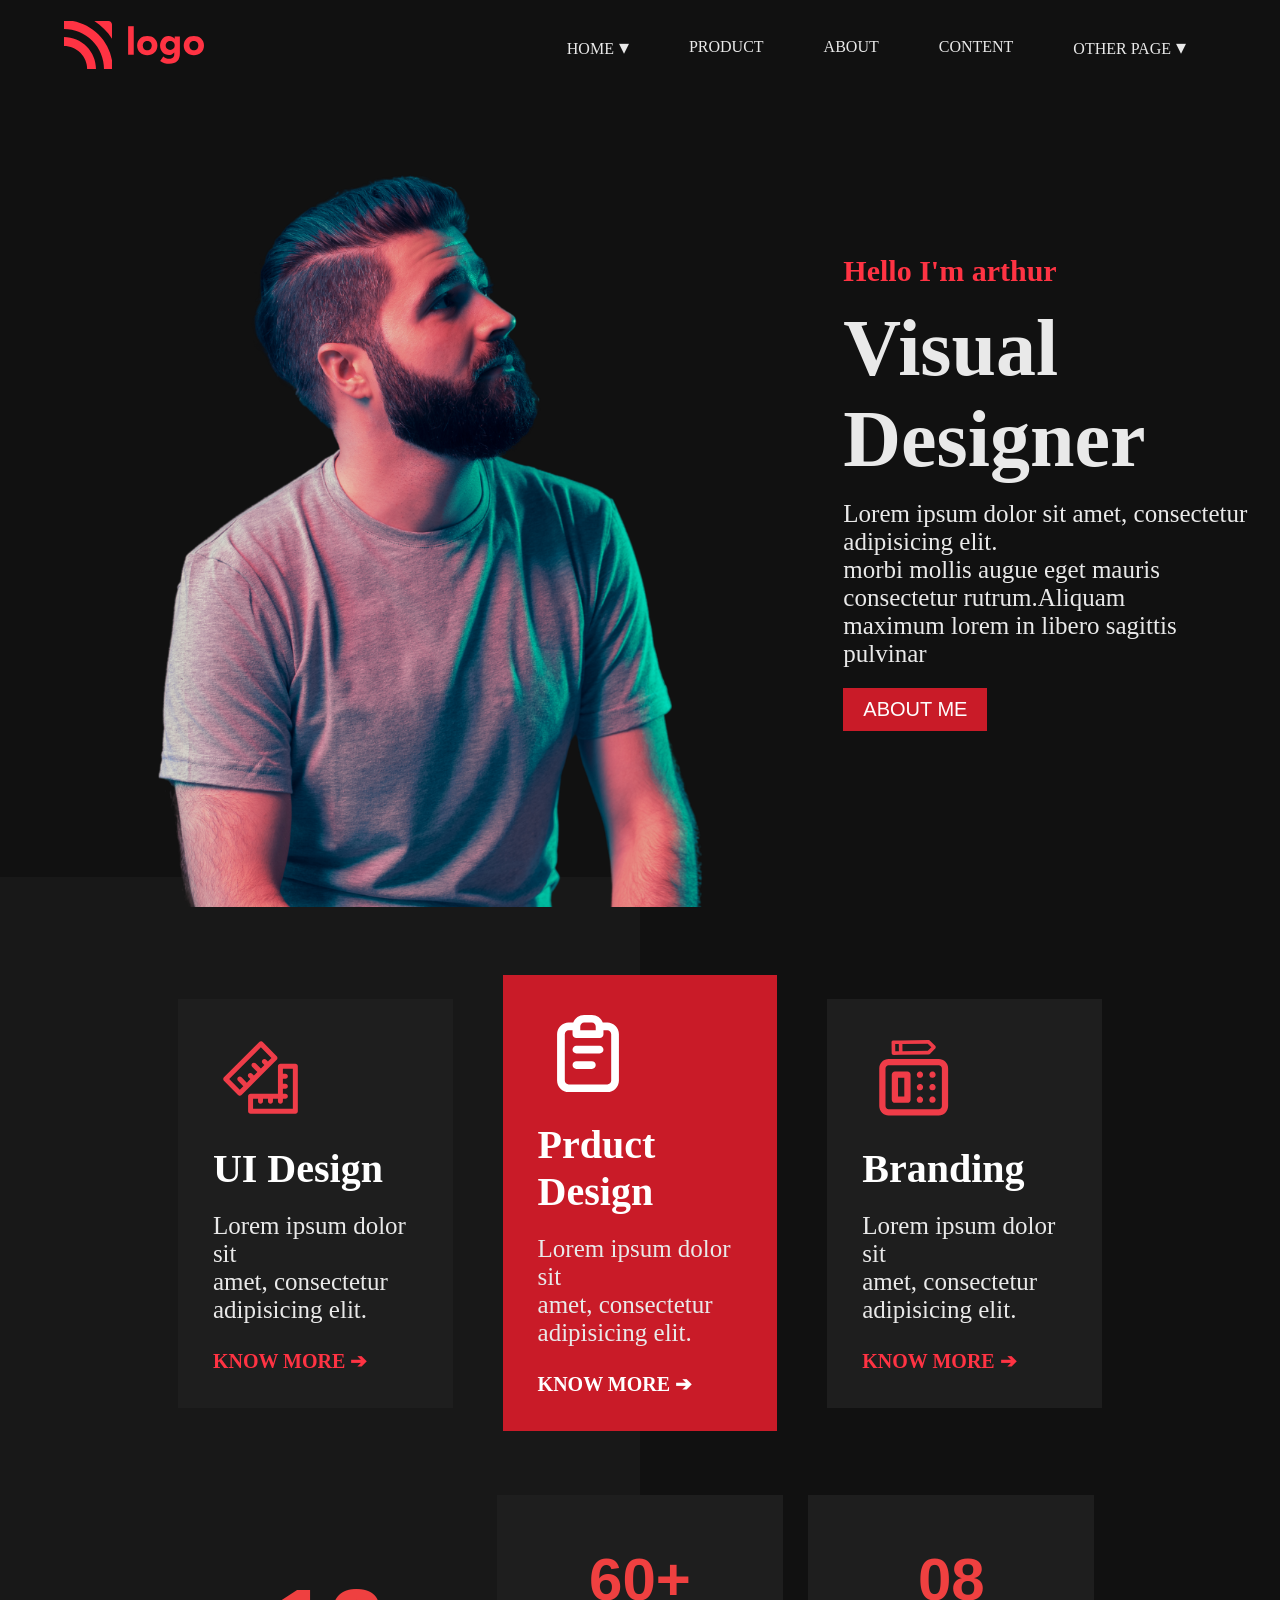
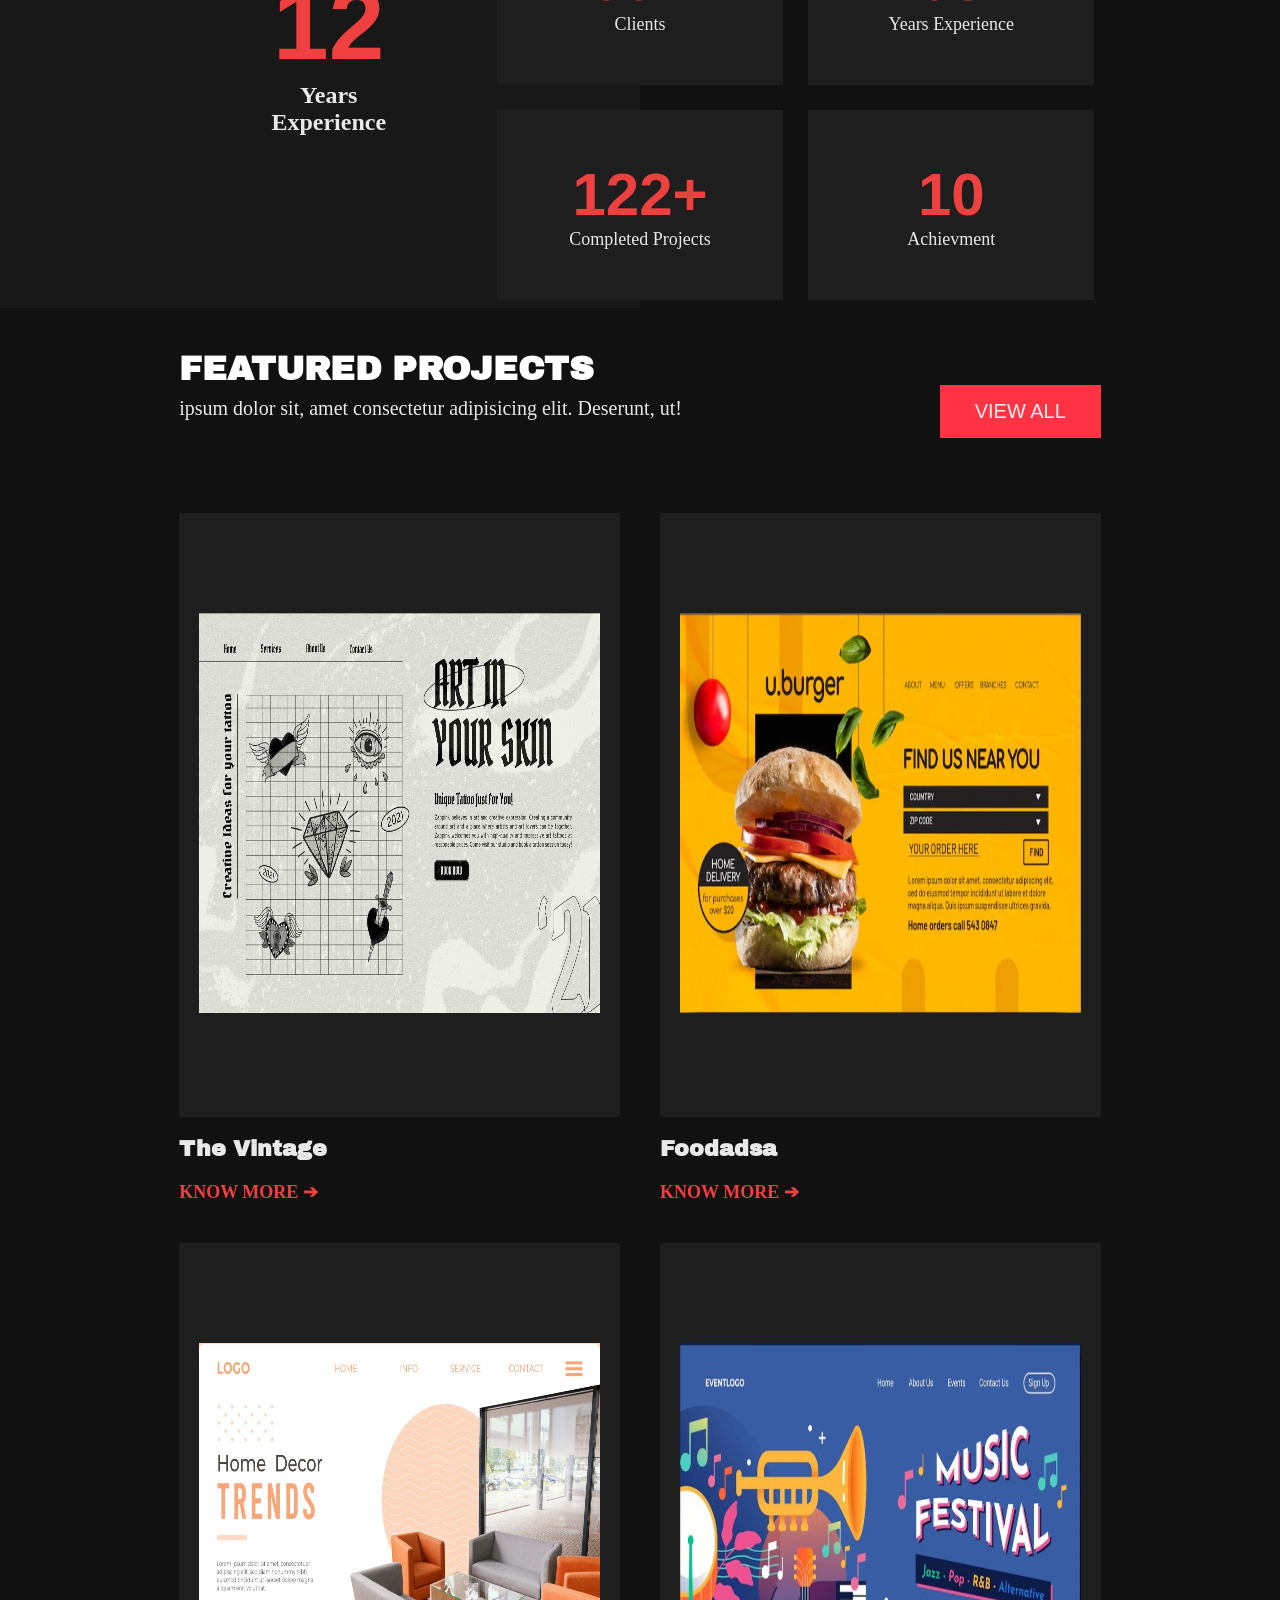
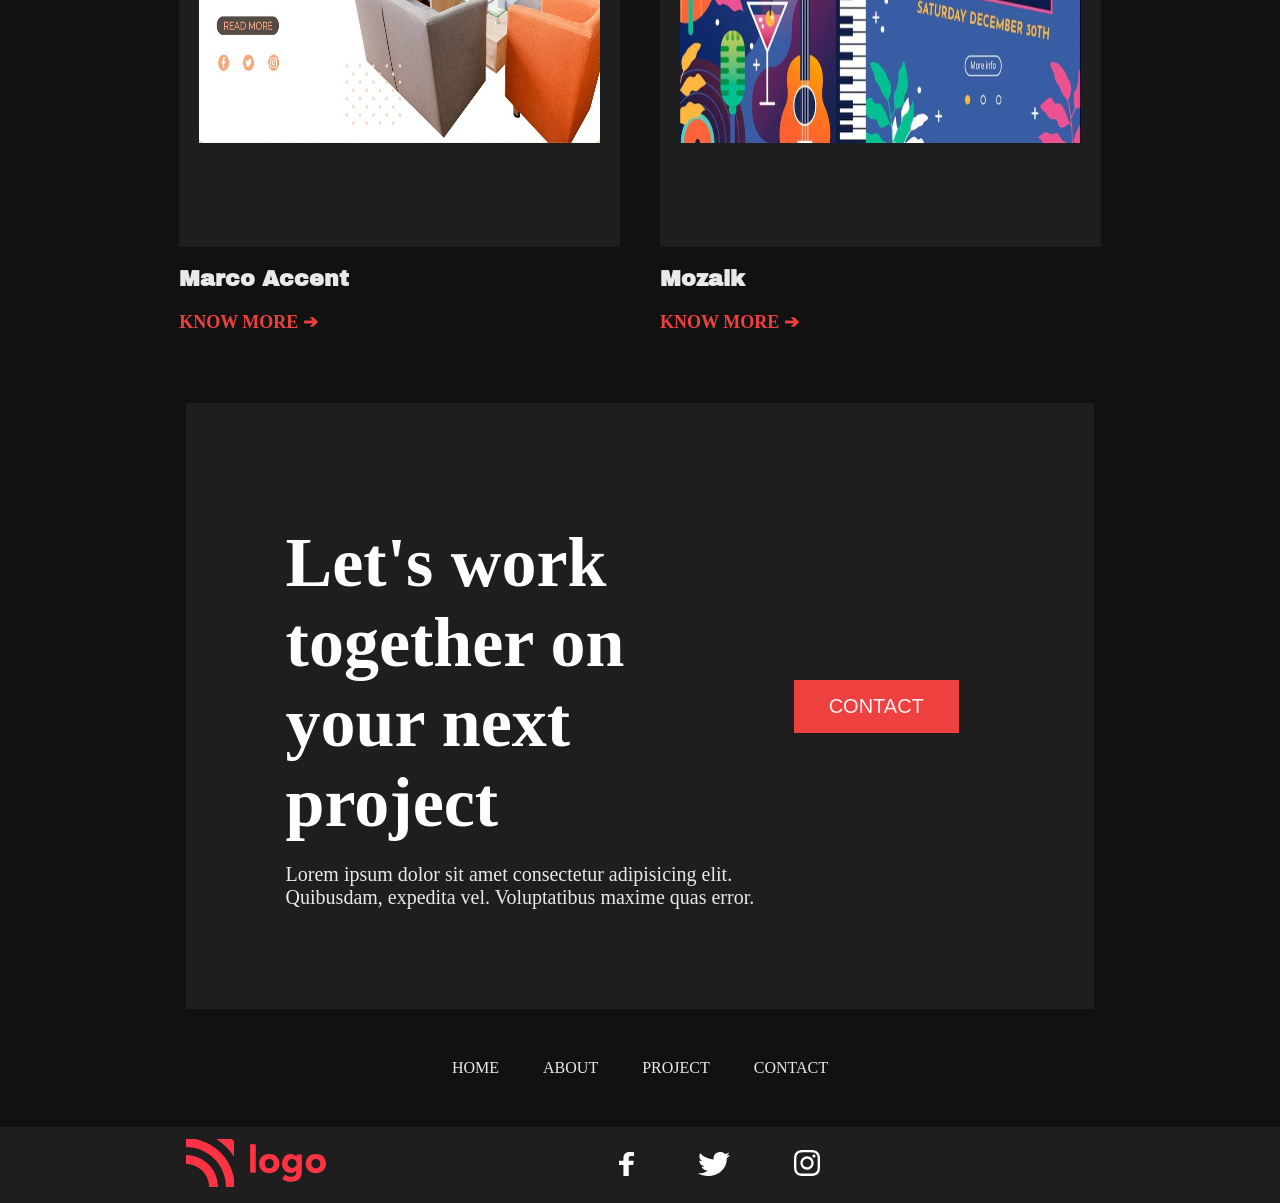
<file: project-15/index.html>
<!DOCTYPE html>
<html lang="en">
<head>
<link rel="stylesheet" type="text/css" href="css/style.css">
<link rel="stylesheet" type="text/css" href="css/reponsive.css">
    <meta charset="UTF-8">
    <meta http-equiv="X-UA-Compatible" content="IE=edge">
    <meta name="viewport" content="width=device-width, initial-scale=1.0">
    <title>Project 15</title>
</head>
<body>
    <!--Header-->
    <section class="section-header">        
            <div class="logo">
                <svg width="140" height="50" viewBox="0 0 140 50" fill="red" xmlns="http://www.w3.org/2000/svg">
                    <path d="M0 16.9653V25.8874C3.03593 25.8852 6.04248 26.4843 8.84762 27.6503C11.6528 28.8163 14.2014 30.5263 16.3478 32.6825C18.4936 34.838 20.1954 37.397 21.3558 40.2134C22.5162 43.0297 23.1124 46.0481 23.1104 49.096H31.9884C31.9804 40.578 28.6078 32.4111 22.6107 26.3873C16.6137 20.3636 8.48197 16.9751 0 16.9653H0Z" fill="#ff3343"/>
                    <path d="M44.3981 0.903564H30.3285C37.4461 5.43323 43.4769 11.4889 47.9885 18.636V4.50662C47.9878 3.55079 47.6092 2.63435 46.936 1.95872C46.2627 1.28309 45.3499 0.903564 44.3981 0.903564Z" fill="#ff3343"/>
                    <path d="M8.84006 0.903564H0V8.93655C10.6027 8.94763 20.768 13.1823 28.2654 20.7113C35.7628 28.2403 39.9798 38.4487 39.9912 49.0964H47.9889V40.2188C46.1806 30.4617 41.4725 21.4832 34.4845 14.4654C27.4964 7.44762 18.5559 2.71951 8.84006 0.903564Z" fill="#ff3343"/>
                    <path d="M69.7497 6.2085H64.1148V34.7311H69.7497V6.2085Z" fill="#ff3343"/>
                    <path d="M90.4682 18.5661C89.5301 17.7097 88.4321 17.0489 87.2378 16.6219C84.6722 15.7172 81.8763 15.7172 79.3108 16.6219C78.1159 17.0486 77.0174 17.7095 76.0791 18.5661C75.1588 19.4181 74.4237 20.4517 73.9196 21.6022C73.3986 22.8574 73.1303 24.2037 73.1303 25.5636C73.1303 26.9234 73.3986 28.2698 73.9196 29.5249C74.4218 30.6787 75.1571 31.7152 76.0791 32.5687C77.0158 33.4259 78.1137 34.0865 79.3082 34.5116C81.8735 35.4179 84.67 35.4179 87.2352 34.5116C88.4302 34.0865 89.5285 33.4259 90.4657 32.5687C91.3872 31.7149 92.1225 30.6785 92.6252 29.5249C93.1461 28.2698 93.4144 26.9234 93.4144 25.5636C93.4144 24.2037 93.1461 22.8574 92.6252 21.6022C92.1215 20.4521 91.3873 19.4185 90.4682 18.5661ZM86.5988 28.9225C85.6863 29.7479 84.5017 30.2047 83.2736 30.2047C82.0455 30.2047 80.861 29.7479 79.9485 28.9225C79.1816 27.9717 78.7631 26.7852 78.7631 25.5617C78.7631 24.3381 79.1816 23.1516 79.9485 22.2008C80.861 21.3754 82.0455 20.9186 83.2736 20.9186C84.5017 20.9186 85.6863 21.3754 86.5988 22.2008C87.3657 23.1516 87.7842 24.3381 87.7842 25.5617C87.7842 26.7852 87.3657 27.9717 86.5988 28.9225Z" fill="#ff3343"/>
                    <path d="M110.698 18.8105H110.627C110.367 18.4431 110.064 18.1077 109.726 17.8111C109.316 17.4469 108.862 17.1359 108.374 16.8853C107.143 16.2507 105.775 15.9272 104.391 15.943C103.178 15.9217 101.979 16.2005 100.898 16.7547C99.8914 17.2782 99.0025 18.0038 98.2865 18.8866C97.5564 19.7965 96.9964 20.8315 96.6335 21.9418C96.2475 23.0856 96.0508 24.2852 96.0513 25.4928C96.037 26.7892 96.2534 28.0776 96.6903 29.2975C97.0861 30.4108 97.7031 31.4317 98.5038 32.2982C99.3015 33.1461 100.27 33.814 101.344 34.2576C102.512 34.7357 103.764 34.9729 105.025 34.9551C105.958 34.9389 106.88 34.7538 107.748 34.4085C108.721 34.038 109.563 33.3883 110.171 32.5404H110.247V34.3159C110.268 34.9081 110.171 35.4986 109.961 36.0525C109.752 36.6064 109.434 37.1125 109.026 37.541C108.509 38.0006 107.904 38.3499 107.249 38.5679C106.593 38.7859 105.9 38.868 105.212 38.8093C104.121 38.8215 103.04 38.6029 102.039 38.1676C101.042 37.7205 100.113 37.1366 99.2766 36.4326L96.1586 41.106C97.4331 42.1369 98.9228 42.8657 100.517 43.2379C102.094 43.6022 103.707 43.7855 105.326 43.7846C108.882 43.7846 111.53 42.8854 113.27 41.087C115.011 39.2887 115.881 36.6541 115.882 33.1834V16.3958H110.704L110.698 18.8105ZM110.36 27.1669C110.137 27.7038 109.811 28.1912 109.401 28.6013C108.983 29.0194 108.493 29.3581 107.955 29.6006C107.396 29.8499 106.792 29.9786 106.18 29.9786C105.569 29.9786 104.964 29.8499 104.405 29.6006C103.874 29.3546 103.391 29.0163 102.977 28.6013C102.565 28.1877 102.238 27.6966 102.014 27.1561C101.791 26.6155 101.676 26.0361 101.676 25.451C101.676 24.8658 101.791 24.2864 102.014 23.7459C102.238 23.2053 102.565 22.7142 102.977 22.3007C103.391 21.8857 103.874 21.547 104.405 21.3C104.964 21.0517 105.569 20.9234 106.18 20.9234C106.791 20.9234 107.396 21.0517 107.955 21.3C108.493 21.5436 108.983 21.8825 109.401 22.3007C110.021 22.9264 110.443 23.7223 110.613 24.5882C110.784 25.4541 110.696 26.3513 110.36 27.1669Z" fill="#ff3343"/>
                    <path d="M137.051 18.5661C136.113 17.7097 135.015 17.0489 133.821 16.6219C131.255 15.7172 128.459 15.7172 125.894 16.6219C124.699 17.0486 123.601 17.7095 122.662 18.5661C121.742 19.4181 121.007 20.4517 120.503 21.6022C119.982 22.8574 119.713 24.2037 119.713 25.5636C119.713 26.9234 119.982 28.2698 120.503 29.5249C121.005 30.6787 121.74 31.7152 122.662 32.5687C123.6 33.4262 124.698 34.0868 125.894 34.5116C128.459 35.4179 131.256 35.4179 133.821 34.5116C135.016 34.0865 136.114 33.4259 137.051 32.5687C137.973 31.7152 138.709 30.6787 139.211 29.5249C139.732 28.2698 140 26.9234 140 25.5636C140 24.2037 139.732 22.8574 139.211 21.6022C138.707 20.4517 137.972 19.4181 137.051 18.5661ZM133.182 28.9225C132.269 29.7479 131.085 30.2047 129.857 30.2047C128.629 30.2047 127.444 29.7479 126.532 28.9225C125.765 27.9717 125.346 26.7852 125.346 25.5617C125.346 24.3381 125.765 23.1516 126.532 22.2008C127.444 21.3754 128.629 20.9186 129.857 20.9186C131.085 20.9186 132.269 21.3754 133.182 22.2008C133.949 23.1516 134.367 24.3381 134.367 25.5617C134.367 26.7852 133.949 27.9717 133.182 28.9225Z" fill="#ff3343"/>
                </svg>
            </div>
            <nav class="header">
                <ul class="hmenu">
                    <li><a href="#" class="carrot">Home</a></li>
                    <li><a href="#">Product</a></li>
                    <li><a href="#">About</a></li>
                    <li><a href="#">Content</a></li>
                    <li><a href="#" class="carrot">Other Page</a></li>
                </ul>
            </nav>
    </section>

    <!--Banner-->
    <section>
        <div class="bannercontainer">
        <div class="banner">
            <img src="images/Banner1.png" class="b_img"/>
        </div>
        <div class="b-text">
             <h5>Hello I'm arthur</h5>
             <h1>Visual Designer</h1>
             <p>Lorem ipsum dolor sit amet, consectetur adipisicing elit.</p>
             <p>morbi mollis augue eget mauris consectetur rutrum.Aliquam</p>
             <p>maximum lorem in libero sagittis pulvinar</p>
             <button type="button">ABOUT ME</button>
        </div>
    </div>
    </section>

    <!--Product-Experince-->
    <section class="half">
        <div class="productcontainer">
            <div class="services">
                <div class="service">
                    <!--Prod One-->
                    <img src="images/3-1.svg">
                    <h1>UI Design</h1>
                    <p>Lorem ipsum dolor sit </p>
                    <p>amet, consectetur </p>
                    <p>adipisicing elit.</p>
                    <label for="html">KNOW MORE</label>
                </div>

                <div class="service">
                    <!--Prod Two-->
                    <img src="images/2-1.svg">
                    <h1>Prduct Design</h1>
                    <p>Lorem ipsum dolor sit </p>
                    <p>amet, consectetur </p>
                    <p>adipisicing elit.</p>
                    <label for="html">KNOW MORE</label>
                </div>

                <div class="service">
                    <!--Prod Three-->
                    <img src="images/1-1.svg">
                    <h1>Branding</h1>
                    <p>Lorem ipsum dolor sit </p>
                    <p>amet, consectetur </p>
                    <p>adipisicing elit.</p>
                    <label for="html">KNOW MORE</label>
                </div>

            </div>

            <div class="experince">
                <div class="expr yearexperince">
                    <p>12</p>
                    <h1>Years Experience</h1>
                </div>
          
                <div class="expr 60plusclient">
                  <p>60+</p>
                  <p>Clients</p>
                </div>
          
                <div class="expr 8yearexperince">
                  <p>08</p>
                  <p>Years Experience</p>
                </div>
         
                <div class="expr 122pluscompproject"">
                  <p>122+</p>
                  <p>Completed Projects</p>
                </div>
                <div class="expr achievment"">
                        <p>10</p>
                        <p>achievment</p>
                      </div>

            </div>
        </div>
        <span class="leftbg"></span>
    </section>





    

<!--Projects-->
    <section>
        <div class="fetureproject">
            <div class="container">
                <div class="projects">
                    <div class="content"><h2>FEATURED PROJECTS</h2><p>ipsum dolor sit, amet consectetur adipisicing elit. Deserunt, ut!</p></div>
                    <div class="viewbutton"><button class="viewall">VIEW ALL</button></div>
                </div>

                <div class="projectlist">
                    <div class="project project1">
                        <div class="projectimg innerimage01">
                            <img src="images/project01.jpg"/>
                        </div>
                        <div class="projectdescription">
                            <p>The vintage</p>
                            <a href="#">KNOW MORE</a>
                        </div>
                    </div>
                    <div class="project project2">
                        <div class="projectimg innerimage02">
                            <img src="images/project02.jpg"/>
                            
                        </div>
                        <div class="projectdescription">
                            <p>foodadsa</p>
                            <a href="#">KNOW MORE</a>
                        </div>
                    </div>    
                    
                    <div class="project project3">
                        <div class="projectimg innerimage03">
                            <img src="images/project03.jpg"/>
                            
                        </div>
                        <div class="projectdescription">
                            <p>Marco Accent</p>
                            <a href="#">KNOW MORE</a>
                        </div>
                    </div>
                    <div class="project project4">
                        <div class="projectimg innerimage04">
                            <img src="images/project04.jpg"/>
                            
                        </div>
                        <div class="projectdescription">
                            <p>Mozaik</p>
                            <a href="#">KNOW MORE</a>
                        </div>
                    </div>    
                </div>
            </div>
        </div>
    </section>


    <section>
        <div class="worktogether">
            <div class="container">
                <div class="content1"><h1>Let's work together on your next project</h1><p>Lorem ipsum dolor sit amet consectetur adipisicing elit. Quibusdam, expedita vel. Voluptatibus maxime quas error.</p></div>
                <div class="wtbutton"><button>CONTACT</button></div>
            </div>
        </div>
    </section>

    <section>
        <div class="fmenu">
            <div class="container">
                <div class="fottermenu">
                    <ul class="fmenuu">
                        <li>HOME</li>
                        <li>ABOUT</li>
                        <li>PROJECT</li>
                        <li>CONTACT</li>
                    </ul>
                </div>
            </div>
        </div>
    </section>

    <section>
        <div class="footer">
            <div class="container">
                <div class="fimg">
                    <svg width="140" height="50" viewBox="0 0 140 50" fill="red" xmlns="http://www.w3.org/2000/svg">
                        <path d="M0 16.9653V25.8874C3.03593 25.8852 6.04248 26.4843 8.84762 27.6503C11.6528 28.8163 14.2014 30.5263 16.3478 32.6825C18.4936 34.838 20.1954 37.397 21.3558 40.2134C22.5162 43.0297 23.1124 46.0481 23.1104 49.096H31.9884C31.9804 40.578 28.6078 32.4111 22.6107 26.3873C16.6137 20.3636 8.48197 16.9751 0 16.9653H0Z" fill="#ff3343"/>
                        <path d="M44.3981 0.903564H30.3285C37.4461 5.43323 43.4769 11.4889 47.9885 18.636V4.50662C47.9878 3.55079 47.6092 2.63435 46.936 1.95872C46.2627 1.28309 45.3499 0.903564 44.3981 0.903564Z" fill="#ff3343"/>
                        <path d="M8.84006 0.903564H0V8.93655C10.6027 8.94763 20.768 13.1823 28.2654 20.7113C35.7628 28.2403 39.9798 38.4487 39.9912 49.0964H47.9889V40.2188C46.1806 30.4617 41.4725 21.4832 34.4845 14.4654C27.4964 7.44762 18.5559 2.71951 8.84006 0.903564Z" fill="#ff3343"/>
                        <path d="M69.7497 6.2085H64.1148V34.7311H69.7497V6.2085Z" fill="#ff3343"/>
                        <path d="M90.4682 18.5661C89.5301 17.7097 88.4321 17.0489 87.2378 16.6219C84.6722 15.7172 81.8763 15.7172 79.3108 16.6219C78.1159 17.0486 77.0174 17.7095 76.0791 18.5661C75.1588 19.4181 74.4237 20.4517 73.9196 21.6022C73.3986 22.8574 73.1303 24.2037 73.1303 25.5636C73.1303 26.9234 73.3986 28.2698 73.9196 29.5249C74.4218 30.6787 75.1571 31.7152 76.0791 32.5687C77.0158 33.4259 78.1137 34.0865 79.3082 34.5116C81.8735 35.4179 84.67 35.4179 87.2352 34.5116C88.4302 34.0865 89.5285 33.4259 90.4657 32.5687C91.3872 31.7149 92.1225 30.6785 92.6252 29.5249C93.1461 28.2698 93.4144 26.9234 93.4144 25.5636C93.4144 24.2037 93.1461 22.8574 92.6252 21.6022C92.1215 20.4521 91.3873 19.4185 90.4682 18.5661ZM86.5988 28.9225C85.6863 29.7479 84.5017 30.2047 83.2736 30.2047C82.0455 30.2047 80.861 29.7479 79.9485 28.9225C79.1816 27.9717 78.7631 26.7852 78.7631 25.5617C78.7631 24.3381 79.1816 23.1516 79.9485 22.2008C80.861 21.3754 82.0455 20.9186 83.2736 20.9186C84.5017 20.9186 85.6863 21.3754 86.5988 22.2008C87.3657 23.1516 87.7842 24.3381 87.7842 25.5617C87.7842 26.7852 87.3657 27.9717 86.5988 28.9225Z" fill="#ff3343"/>
                        <path d="M110.698 18.8105H110.627C110.367 18.4431 110.064 18.1077 109.726 17.8111C109.316 17.4469 108.862 17.1359 108.374 16.8853C107.143 16.2507 105.775 15.9272 104.391 15.943C103.178 15.9217 101.979 16.2005 100.898 16.7547C99.8914 17.2782 99.0025 18.0038 98.2865 18.8866C97.5564 19.7965 96.9964 20.8315 96.6335 21.9418C96.2475 23.0856 96.0508 24.2852 96.0513 25.4928C96.037 26.7892 96.2534 28.0776 96.6903 29.2975C97.0861 30.4108 97.7031 31.4317 98.5038 32.2982C99.3015 33.1461 100.27 33.814 101.344 34.2576C102.512 34.7357 103.764 34.9729 105.025 34.9551C105.958 34.9389 106.88 34.7538 107.748 34.4085C108.721 34.038 109.563 33.3883 110.171 32.5404H110.247V34.3159C110.268 34.9081 110.171 35.4986 109.961 36.0525C109.752 36.6064 109.434 37.1125 109.026 37.541C108.509 38.0006 107.904 38.3499 107.249 38.5679C106.593 38.7859 105.9 38.868 105.212 38.8093C104.121 38.8215 103.04 38.6029 102.039 38.1676C101.042 37.7205 100.113 37.1366 99.2766 36.4326L96.1586 41.106C97.4331 42.1369 98.9228 42.8657 100.517 43.2379C102.094 43.6022 103.707 43.7855 105.326 43.7846C108.882 43.7846 111.53 42.8854 113.27 41.087C115.011 39.2887 115.881 36.6541 115.882 33.1834V16.3958H110.704L110.698 18.8105ZM110.36 27.1669C110.137 27.7038 109.811 28.1912 109.401 28.6013C108.983 29.0194 108.493 29.3581 107.955 29.6006C107.396 29.8499 106.792 29.9786 106.18 29.9786C105.569 29.9786 104.964 29.8499 104.405 29.6006C103.874 29.3546 103.391 29.0163 102.977 28.6013C102.565 28.1877 102.238 27.6966 102.014 27.1561C101.791 26.6155 101.676 26.0361 101.676 25.451C101.676 24.8658 101.791 24.2864 102.014 23.7459C102.238 23.2053 102.565 22.7142 102.977 22.3007C103.391 21.8857 103.874 21.547 104.405 21.3C104.964 21.0517 105.569 20.9234 106.18 20.9234C106.791 20.9234 107.396 21.0517 107.955 21.3C108.493 21.5436 108.983 21.8825 109.401 22.3007C110.021 22.9264 110.443 23.7223 110.613 24.5882C110.784 25.4541 110.696 26.3513 110.36 27.1669Z" fill="#ff3343"/>
                        <path d="M137.051 18.5661C136.113 17.7097 135.015 17.0489 133.821 16.6219C131.255 15.7172 128.459 15.7172 125.894 16.6219C124.699 17.0486 123.601 17.7095 122.662 18.5661C121.742 19.4181 121.007 20.4517 120.503 21.6022C119.982 22.8574 119.713 24.2037 119.713 25.5636C119.713 26.9234 119.982 28.2698 120.503 29.5249C121.005 30.6787 121.74 31.7152 122.662 32.5687C123.6 33.4262 124.698 34.0868 125.894 34.5116C128.459 35.4179 131.256 35.4179 133.821 34.5116C135.016 34.0865 136.114 33.4259 137.051 32.5687C137.973 31.7152 138.709 30.6787 139.211 29.5249C139.732 28.2698 140 26.9234 140 25.5636C140 24.2037 139.732 22.8574 139.211 21.6022C138.707 20.4517 137.972 19.4181 137.051 18.5661ZM133.182 28.9225C132.269 29.7479 131.085 30.2047 129.857 30.2047C128.629 30.2047 127.444 29.7479 126.532 28.9225C125.765 27.9717 125.346 26.7852 125.346 25.5617C125.346 24.3381 125.765 23.1516 126.532 22.2008C127.444 21.3754 128.629 20.9186 129.857 20.9186C131.085 20.9186 132.269 21.3754 133.182 22.2008C133.949 23.1516 134.367 24.3381 134.367 25.5617C134.367 26.7852 133.949 27.9717 133.182 28.9225Z" fill="#ff3343"/>
                    </svg>
                </div>
                <div class="socialicon">
                    <ul class="sicon">
                        <li>
                            <svg width="15" height="24" viewBox="0 0 15 24" fill="none" xmlns="http://www.w3.org/2000/svg">
                                <path d="M12.2859 3.98403H15V0.168036C13.6859 0.0544523 12.3655 -0.00162514 11.0443 3.58369e-05C7.11742 3.58369e-05 4.43215 1.99203 4.43215 5.64003V8.78402H0V13.056H4.43215V24H9.74495V13.056H14.1627L14.8268 8.78402H9.74495V6.06003C9.74495 4.80003 10.1492 3.98403 12.2859 3.98403Z" fill="#fff"/>
                            </svg>
                        </li>

                        <li>
                            <svg width="32" height="24" viewBox="0 0 32 24" fill="none" xmlns="http://www.w3.org/2000/svg">
                            <path d="M32 2.87536C30.7973 3.35605 29.5255 3.67382 28.224 3.81878C29.5971 3.06304 30.626 1.87413 31.12 0.472594C29.8297 1.18025 28.4172 1.67884 26.944 1.94668C25.9593 0.962835 24.6479 0.307933 23.2157 0.084689C21.7834 -0.138554 20.3113 0.0824882 19.0301 0.71315C17.7489 1.34381 16.7311 2.34842 16.1364 3.56942C15.5417 4.79041 15.4037 6.15874 15.744 7.45978C13.1351 7.33821 10.5831 6.71235 8.25385 5.62286C5.92459 4.53337 3.87015 3.00463 2.224 1.13593C1.64662 2.06486 1.34323 3.11685 1.344 4.1873C1.34195 5.1814 1.60675 6.16054 2.11481 7.03755C2.62287 7.91456 3.35843 8.66221 4.256 9.21395C3.21276 9.1878 2.19182 8.92989 1.28 8.46216V8.53587C1.28782 9.92872 1.81759 11.2763 2.7797 12.3508C3.74182 13.4252 5.07721 14.1605 6.56 14.4322C5.98921 14.5923 5.3966 14.6766 4.8 14.6828C4.38702 14.6784 3.97508 14.6439 3.568 14.5796C3.99026 15.7778 4.8074 16.8249 5.90572 17.5752C7.00404 18.3256 8.32892 18.7418 9.696 18.7661C7.38752 20.4395 4.53741 21.3529 1.6 21.3605C1.06518 21.3621 0.530777 21.3325 0 21.272C2.99909 23.056 6.4941 24.0031 10.064 23.9991C12.5275 24.0226 14.9714 23.5937 17.253 22.7374C19.5346 21.881 21.608 20.6144 23.3523 19.0115C25.0966 17.4086 26.4767 15.5015 27.4121 13.4017C28.3474 11.3019 28.8193 9.0514 28.8 6.7817C28.8 6.53111 28.8 6.26577 28.8 6.00043C30.0555 5.13781 31.1384 4.08032 32 2.87536V2.87536Z" fill="#fff"/>
                            </svg>
                        </li>


                        <li>
                            <svg width="26" height="26" viewBox="0 0 26 26" fill="none" xmlns="http://www.w3.org/2000/svg">
                                <path d="M19.942 4.498C19.6335 4.498 19.3318 4.58949 19.0753 4.76091C18.8188 4.93232 18.6188 5.17596 18.5007 5.46101C18.3827 5.74607 18.3518 6.05973 18.412 6.36234C18.4722 6.66495 18.6207 6.94292 18.8389 7.16109C19.0571 7.37926 19.335 7.52783 19.6377 7.58802C19.9403 7.64822 20.2539 7.61732 20.539 7.49925C20.824 7.38118 21.0677 7.18123 21.2391 6.92469C21.4105 6.66815 21.502 6.36654 21.502 6.058C21.502 5.64426 21.3376 5.24747 21.0451 4.95491C20.7525 4.66236 20.3557 4.498 19.942 4.498V4.498ZM25.922 7.644C25.8967 6.56539 25.6947 5.49822 25.324 4.485C24.9934 3.61807 24.479 2.83306 23.816 2.184C23.1723 1.51765 22.3854 1.00643 21.515 0.689C20.5045 0.307009 19.4361 0.100373 18.356 0.0779999C16.978 -7.26432e-08 16.536 0 13 0C9.464 0 9.022 -7.26432e-08 7.644 0.0779999C6.5639 0.100373 5.49555 0.307009 4.485 0.689C3.61618 1.00964 2.83001 1.52043 2.184 2.184C1.51765 2.82773 1.00643 3.61457 0.689 4.485C0.307009 5.49555 0.100373 6.5639 0.0779999 7.644C-7.26432e-08 9.022 0 9.464 0 13C0 16.536 -7.26432e-08 16.978 0.0779999 18.356C0.100373 19.4361 0.307009 20.5045 0.689 21.515C1.00643 22.3854 1.51765 23.1723 2.184 23.816C2.83001 24.4796 3.61618 24.9904 4.485 25.311C5.49555 25.693 6.5639 25.8996 7.644 25.922C9.022 26 9.464 26 13 26C16.536 26 16.978 26 18.356 25.922C19.4361 25.8996 20.5045 25.693 21.515 25.311C22.3854 24.9936 23.1723 24.4823 23.816 23.816C24.4819 23.1694 24.9968 22.3837 25.324 21.515C25.6947 20.5018 25.8967 19.4346 25.922 18.356C25.922 16.978 26 16.536 26 13C26 9.464 26 9.022 25.922 7.644V7.644ZM23.582 18.2C23.5725 19.0252 23.4231 19.8428 23.14 20.618C22.9324 21.1838 22.599 21.695 22.165 22.113C21.7433 22.5427 21.2332 22.8754 20.67 23.088C19.8948 23.3711 19.0772 23.5205 18.252 23.53C16.952 23.595 16.471 23.608 13.052 23.608C9.633 23.608 9.152 23.608 7.852 23.53C6.99516 23.546 6.14197 23.4141 5.33 23.14C4.79152 22.9165 4.30476 22.5846 3.9 22.165C3.46851 21.7474 3.1393 21.2357 2.938 20.67C2.62061 19.8837 2.44458 19.0475 2.418 18.2C2.418 16.9 2.34 16.419 2.34 13C2.34 9.581 2.34 9.1 2.418 7.8C2.42383 6.95637 2.57784 6.12033 2.873 5.33C3.10186 4.78128 3.45314 4.29216 3.9 3.9C4.29496 3.45302 4.78307 3.09802 5.33 2.86C6.12242 2.57406 6.9576 2.4246 7.8 2.418C9.1 2.418 9.581 2.34 13 2.34C16.419 2.34 16.9 2.34 18.2 2.418C19.0252 2.42746 19.8428 2.57692 20.618 2.86C21.2088 3.07925 21.739 3.4357 22.165 3.9C22.591 4.29933 22.9239 4.78755 23.14 5.33C23.4289 6.12161 23.5785 6.95731 23.582 7.8C23.647 9.1 23.66 9.581 23.66 13C23.66 16.419 23.647 16.9 23.582 18.2ZM13 6.331C11.6816 6.33357 10.3935 6.72688 9.29845 7.46124C8.20345 8.1956 7.35069 9.23805 6.84792 10.4569C6.34516 11.6757 6.21494 13.0162 6.47373 14.309C6.73252 15.6018 7.36871 16.7889 8.3019 17.7203C9.23509 18.6516 10.4234 19.2855 11.7167 19.5418C13.01 19.7981 14.3503 19.6652 15.5681 19.1601C16.786 18.655 17.8267 17.8002 18.559 16.7037C19.2912 15.6073 19.682 14.3184 19.682 13C19.6837 12.1226 19.512 11.2536 19.1766 10.4428C18.8413 9.6321 18.3489 8.89565 17.7279 8.27587C17.1069 7.65608 16.3695 7.16518 15.5581 6.83141C14.7467 6.49763 13.8774 6.32757 13 6.331V6.331ZM13 17.329C12.1438 17.329 11.3068 17.0751 10.5949 16.5994C9.88304 16.1238 9.32818 15.4477 9.00052 14.6566C8.67287 13.8656 8.58714 12.9952 8.75418 12.1555C8.92122 11.3157 9.33351 10.5444 9.93893 9.93893C10.5444 9.33351 11.3157 8.92122 12.1555 8.75418C12.9952 8.58714 13.8656 8.67287 14.6566 9.00052C15.4477 9.32818 16.1238 9.88304 16.5994 10.5949C17.0751 11.3068 17.329 12.1438 17.329 13C17.329 13.5685 17.217 14.1314 16.9995 14.6566C16.7819 15.1819 16.463 15.6591 16.0611 16.0611C15.6591 16.463 15.1819 16.7819 14.6566 16.9995C14.1314 17.217 13.5685 17.329 13 17.329V17.329Z" fill="#fff"/>
                            </svg>
                        </li>
                       
                    </ul>
                </div>
            </div>
        </div>
    </section>

</body>
</html>
</file>
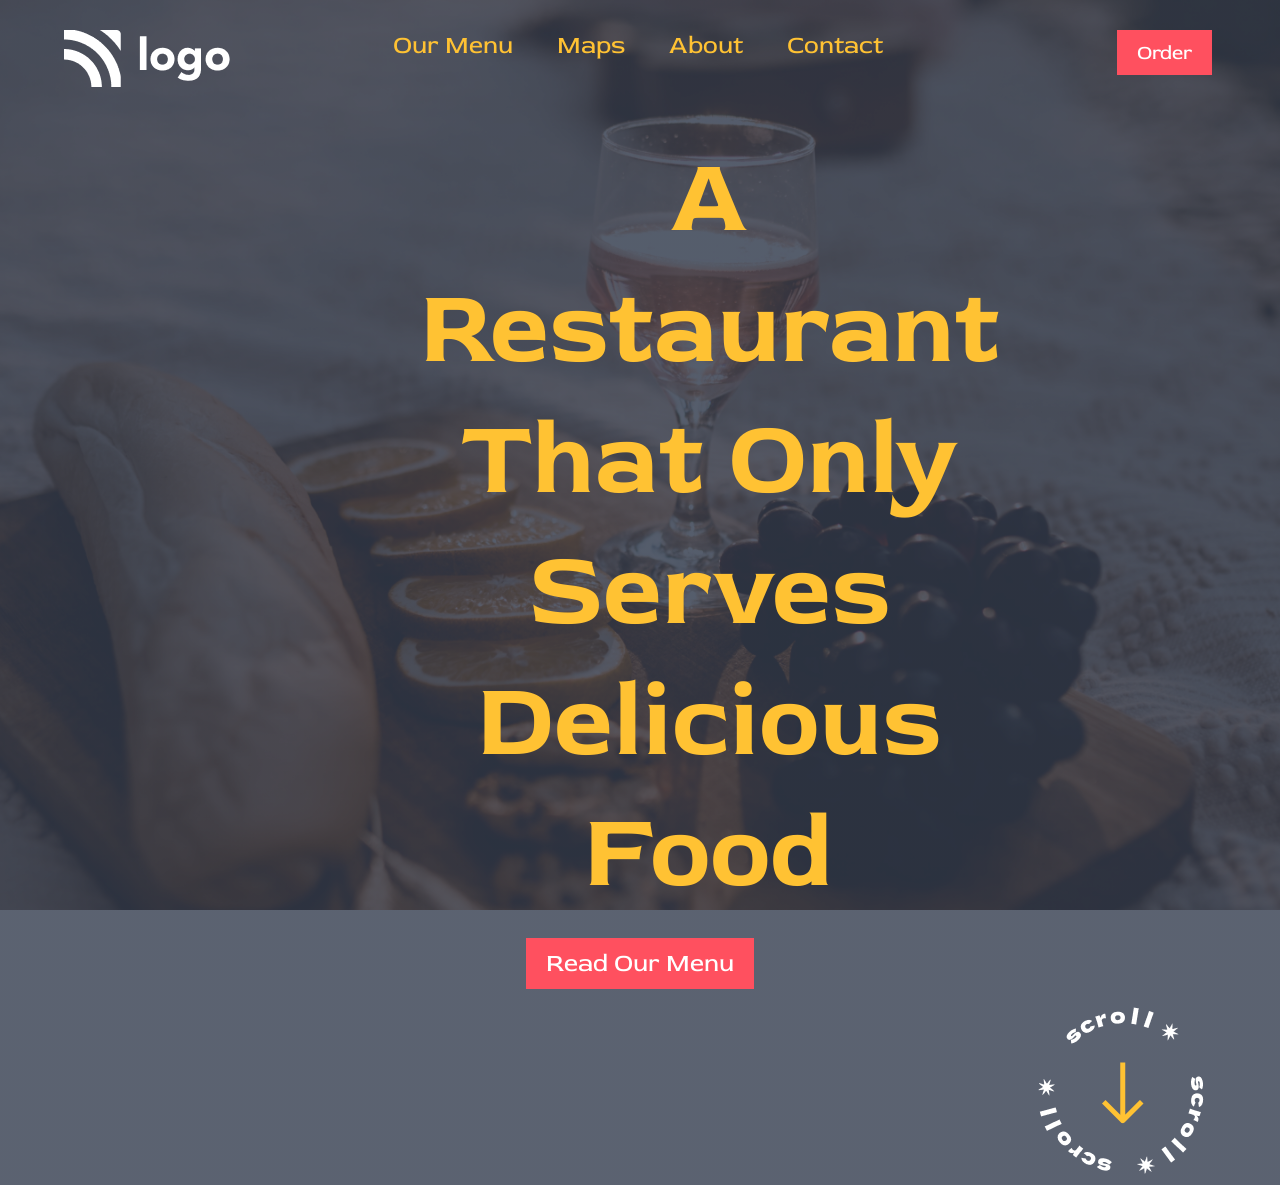
<file: project-2/index.html>
<!DOCTYPE html>
<html lang="en">
  <head>
    <meta charset="UTF-8" />
    <meta http-equiv="X-UA-Compatible" content="IE=edge" />
    <meta name="viewport" content="width=device-width, initial-scale=1.0" />
    <link rel="stylesheet" href="style.css" />
    <!-- Red Rose Font -->
    <link rel="preconnect" href="https://fonts.googleapis.com" />
    <link rel="preconnect" href="https://fonts.gstatic.com" crossorigin />
    <link
      href="https://fonts.googleapis.com/css2?family=Red+Rose:wght@300;400;500;600;700&display=swap"
      rel="stylesheet"
    />
    <!-- Dela Font -->
    <link rel="preconnect" href="https://fonts.googleapis.com" />
    <link rel="preconnect" href="https://fonts.gstatic.com" crossorigin />
    <link
      href="https://fonts.googleapis.com/css2?family=Dela+Gothic+One&display=swap"
      rel="stylesheet"
    />
    <title>Document</title>
  </head>
  <body>
    <div class="container">
      <section aria-label="navbar">
        <nav class="navbar">
          <div>
            <img src="./assets/white-logo.png" alt="logo" class="logo" />
          </div>
          <div>
            <ul class="list">
              <li class="list-item">Our Menu</li>
              <li class="list-item">Maps</li>
              <li class="list-item">About</li>
              <li class="list-item">Contact</li>
            </ul>
          </div>
          <div>
            <button class="button-small">Order</button>
          </div>
        </nav>
      </section>
      <!-- Hero Section -->
      <section aria-label="hero">
        <div class="hero">
          <h1 class="hero-heading">
            A Restaurant That Only Serves Delicious Food
          </h1>
          <button class="button-large">Read Our Menu</button>
          <div class="bottom">
            <div>
              <img src="./assets/scrool.png" alt="bottom-logo" />
            </div>
          </div>
        </div>
      </section>
    </div>
  </body>
</html>
</file>
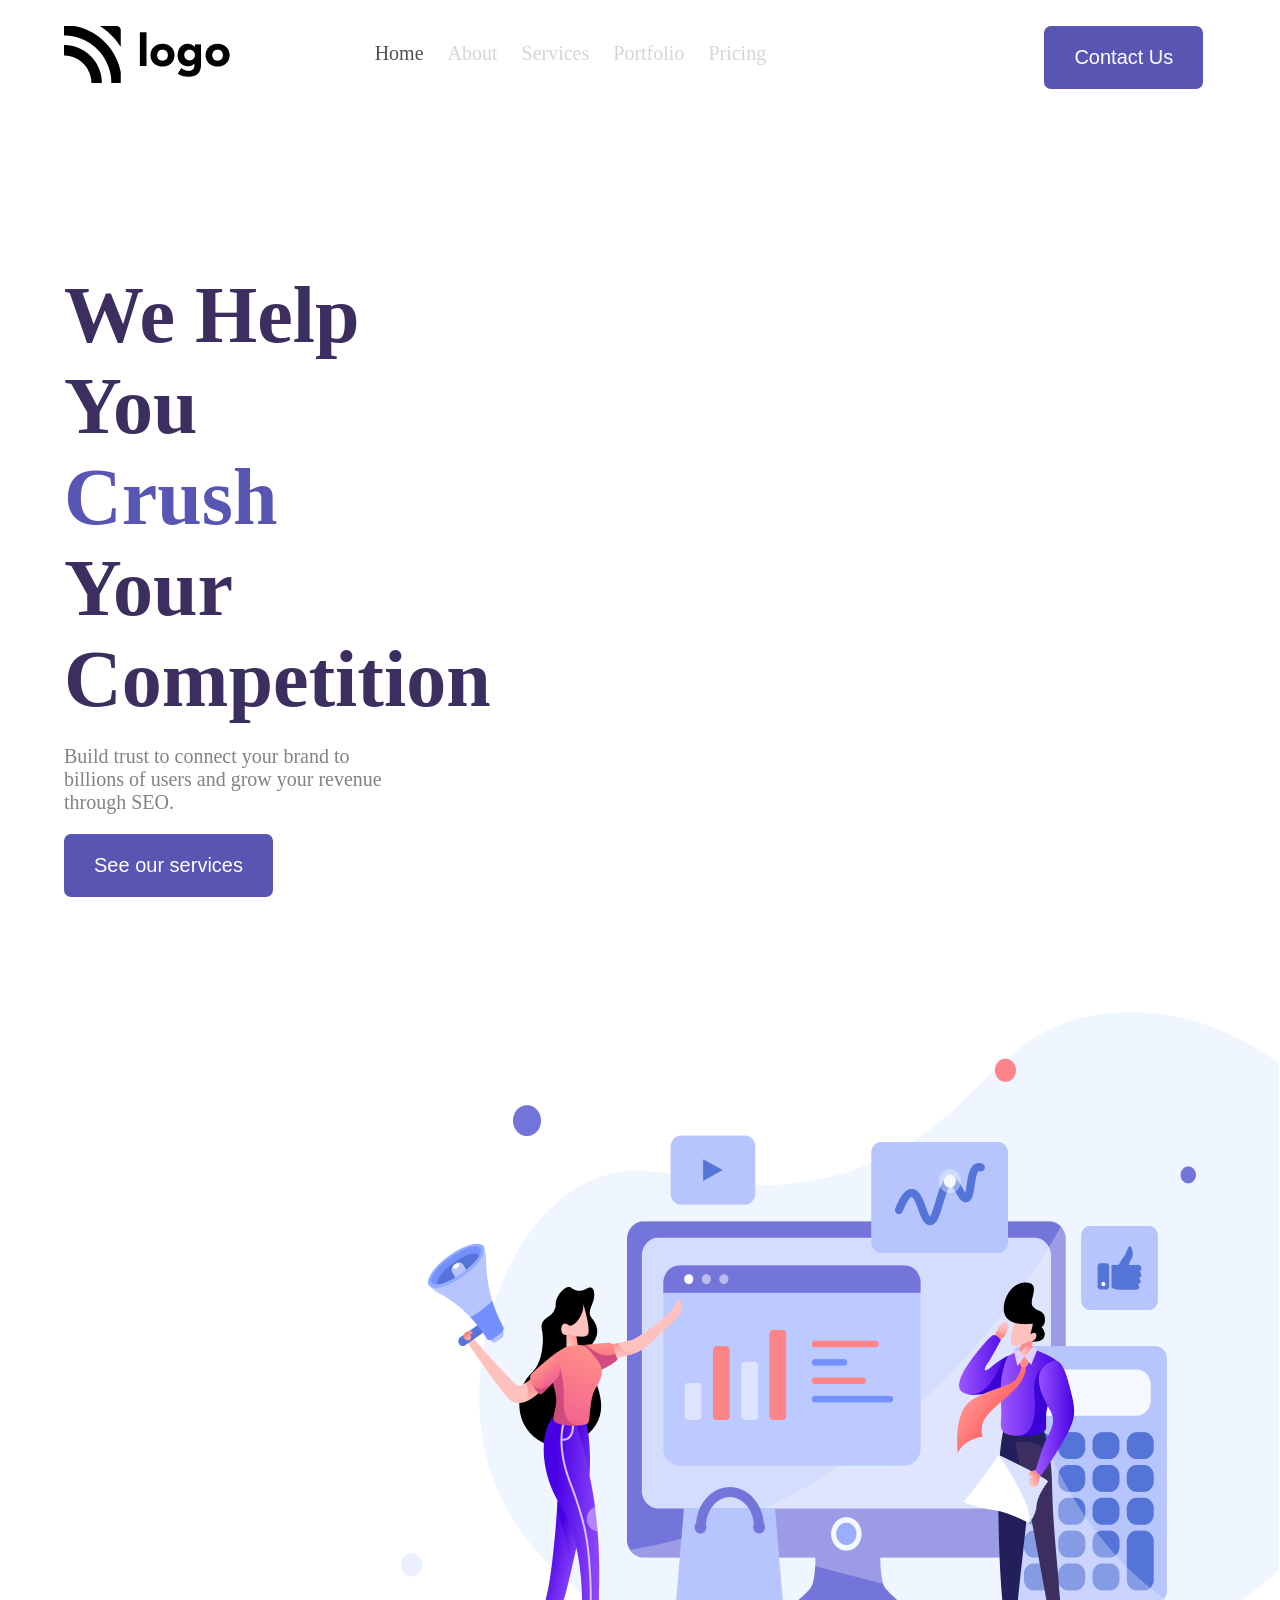
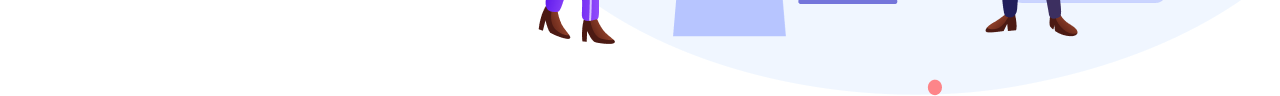
<file: project-4/index.html>
<!DOCTYPE html>
<html lang="en">
  <head>
    <meta charset="UTF-8" />
    <meta http-equiv="X-UA-Compatible" content="IE=edge" />
    <meta name="viewport" content="width=device-width, initial-scale=1.0" />
    <!-- stylesheet -->
    <link rel="stylesheet" href="style.css" />
    <!-- Font -->
    <link rel="preconnect" href="https://fonts.googleapis.com" />
    <link rel="preconnect" href="https://fonts.gstatic.com" crossorigin />
    <link
      href="https://fonts.googleapis.com/css2?family=Poppins:wght@200;300;400;500;600;700;800&display=swap"
      rel="stylesheet"
    />
    <title>Document</title>
  </head>
  <body>
    <div class="container">
      <section aria-label="navbar">
        <nav class="navbar-container">
          <div>
            <img src="./assets/Logo.png" alt="brand-logo" />
          </div>
          <div class="grow-list">
            <ul class="list">
              <li class="list-item">Home</li>
              <li class="list-item">About</li>
              <li class="list-item">Services</li>
              <li class="list-item">Portfolio</li>
              <li class="list-item">Pricing</li>
            </ul>
          </div>
          <div class="button-group">
            <button class="nav-button">Contact Us</button>
          </div>
        </nav>
      </section>
      <!-- Banner -->
      <section aria-label="banner">
        <div class="banner-container">
          <!-- Left text -->
          <div>
            <h1 class="heading-text">
              We Help You <span>Crush</span> Your Competition
            </h1>
            <p class="description">
              Build trust to connect your brand to billions of users and grow
              your revenue through SEO.
            </p>
            <button class="nav-button btn">See our services</button>
          </div>
          <!-- Right Text -->
          <div>
            <img src="./assets/Header Illustration.png" alt="illustration" />
          </div>
        </div>
      </section>
    </div>
  </body>
</html>
</file>
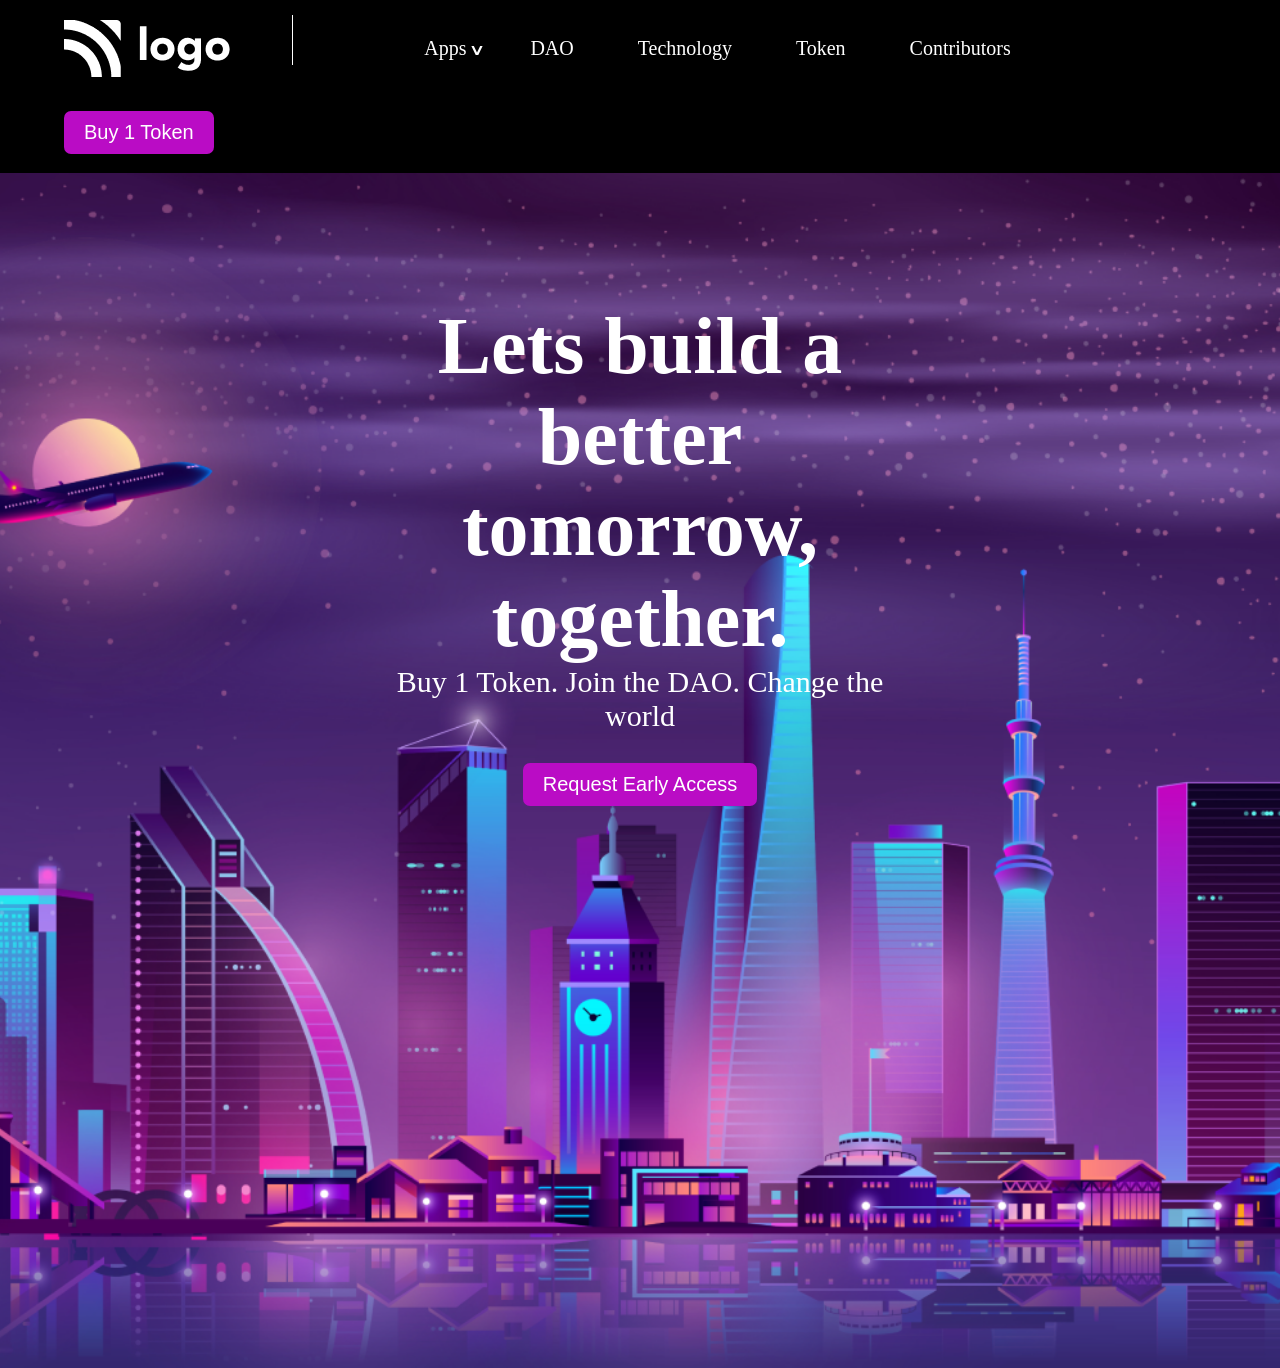
<file: project-5/index.html>
<!DOCTYPE html>
<html lang="en">
  <head>
    <meta charset="UTF-8" />
    <meta http-equiv="X-UA-Compatible" content="IE=edge" />
    <meta name="viewport" content="width=device-width, initial-scale=1.0" />
    <link rel="stylesheet" href="style.css" />
    <link rel="preconnect" href="https://fonts.googleapis.com" />
    <link rel="preconnect" href="https://fonts.gstatic.com" crossorigin />
    <link
      href="https://fonts.googleapis.com/css2?family=Poppins:wght@200;300;400;500;600;700;800&display=swap"
      rel="stylesheet"
    />
    <link rel="preconnect" href="https://fonts.googleapis.com" />
    <link rel="preconnect" href="https://fonts.gstatic.com" crossorigin />
    <link
      href="https://fonts.googleapis.com/css2?family=Montserrat:wght@600;700;800&display=swap"
      rel="stylesheet"
    />

    <title>Document</title>
  </head>
  <body>
    <div class="container">
      <section aria-label="navbar">
        <nav class="navbar">
          <div>
            <img src="./assets/white-logo.png" alt="logo" class="logo" />
          </div>
          <div class="line"></div>
          <div class="grow-list">
            <ul class="list">
              <li class="list-item">Apps</li>
              <li class="list-item">DAO</li>
              <li class="list-item">Technology</li>
              <li class="list-item">Token</li>
              <li class="list-item">Contributors</li>
            </ul>
          </div>
          <div>
            <button class="button-small">Buy 1 Token</button>
          </div>
        </nav>
      </section>
      <!-- Hero Section -->
      <section aria-label="hero">
        <div class="hero">
          <h1 class="hero-heading">Lets build a better tomorrow, together.</h1>
          <p class="hero-description">
            Buy 1 Token. Join the DAO. Change the world
          </p>
          <button class="button-large">Request Early Access</button>
        </div>
      </section>
    </div>
  </body>
</html>
</file>
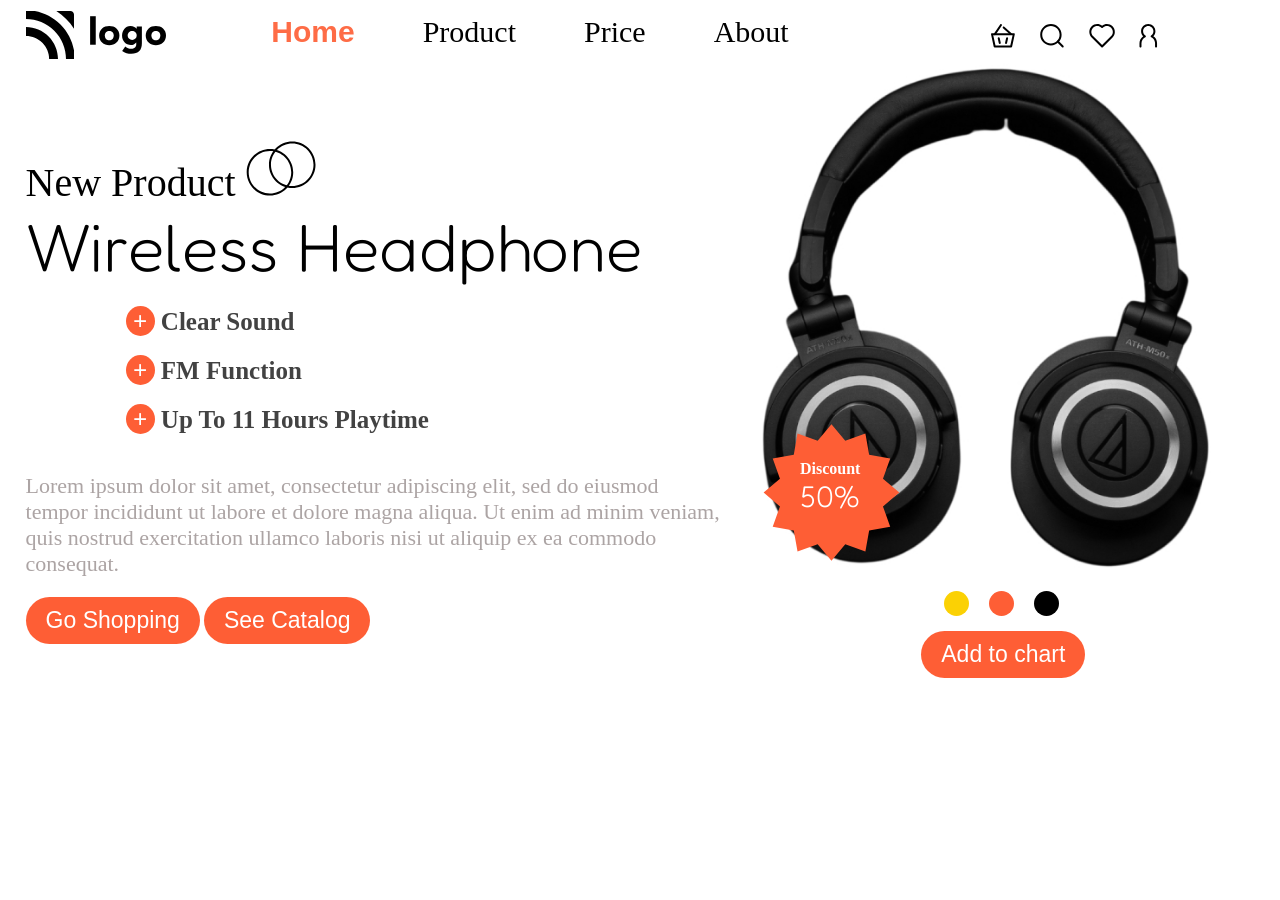
<file: project-7/index.html>
<!DOCTYPE html>
<html lang="en">
  <head>
    <meta charset="UTF-8" />
    <meta http-equiv="X-UA-Compatible" content="IE=edge" />
    <meta name="viewport" content="width=device-width, initial-scale=1.0" />
    <link rel="stylesheet" href="css/index.css" />
    <link rel="preconnect" href="https://fonts.googleapis.com" />
    <link rel="preconnect" href="https://fonts.gstatic.com" crossorigin />
    <link
      href="https://fonts.googleapis.com/css2?family=Fredoka+One&family=Poppins&display=swap"
      rel="stylesheet"
    />
    <link rel="stylesheet" href="css/reponsive.css">
    <title>Product Home Page</title>
  </head>
  <body>
    <nav>
      <div class="brand">
      <img src="./images/logo.svg" alt="logo" />
      </div>
      <div class="nav-items">
        <h5 class="nav-item active-item">Home</h5>
        <h5 class="nav-item">Product</h5>
        <h5 class="nav-item">Price</h5>
        <h5 class="nav-item">About</h5>
      </div>
      <div class="action">
      <img src="./images/actions.svg" alt="actions" />
    </div>
    </nav>
    <section>
    <div class="intro-section">
      <div class="left-section">
        <h3>
          New Product
          <img src="./images/circles.svg" alt="circles" />
        </h3>
        <h1>Wireless Headphone</h1>
        <div class="sub-headlines">
          <h5 class="sub-headline">
            <img src="./images/plus.svg" alt="plus" /> Clear Sound
          </h5>
          <h5 class="sub-headline">
            <img src="./images/plus.svg" alt="plus" /> FM Function
          </h5>
          <h5 class="sub-headline">
            <img src="./images/plus.svg" alt="plus" /> Up To 11 Hours Playtime
          </h5>
        </div>
        <p class="text">
          Lorem ipsum dolor sit amet, consectetur adipiscing elit, sed do
          eiusmod tempor incididunt ut labore et dolore magna aliqua. Ut enim ad
          minim veniam, quis nostrud exercitation ullamco laboris nisi ut
          aliquip ex ea commodo consequat.
        </p>
        <div class="action-btns">
          <button class="action-btn">Go Shopping</button>
          <button class="action-btn">See Catalog</button>
        </div>
      </div>
      <div class="right-section">
        <div class="headphone-div">
          <img src="./images/discount.svg" alt="discount" class="discount" />
          <div class="discount-content">
            <h4>Discount</h4>
            <h1>50%</h1>
          </div>
          <img src="./images/headphones.jpg" alt="headphone" />
        </div>
        <div class="dots">
          <div class="dot yellow-dot"></div>
          <div class="dot tomato-dot"></div>
          <div class="dot black-dot"></div>
        </div>
        <button class="action-btn">Add to chart</button>
      </div>
    </div>
    </section> 
  </body>
</html>
</file>
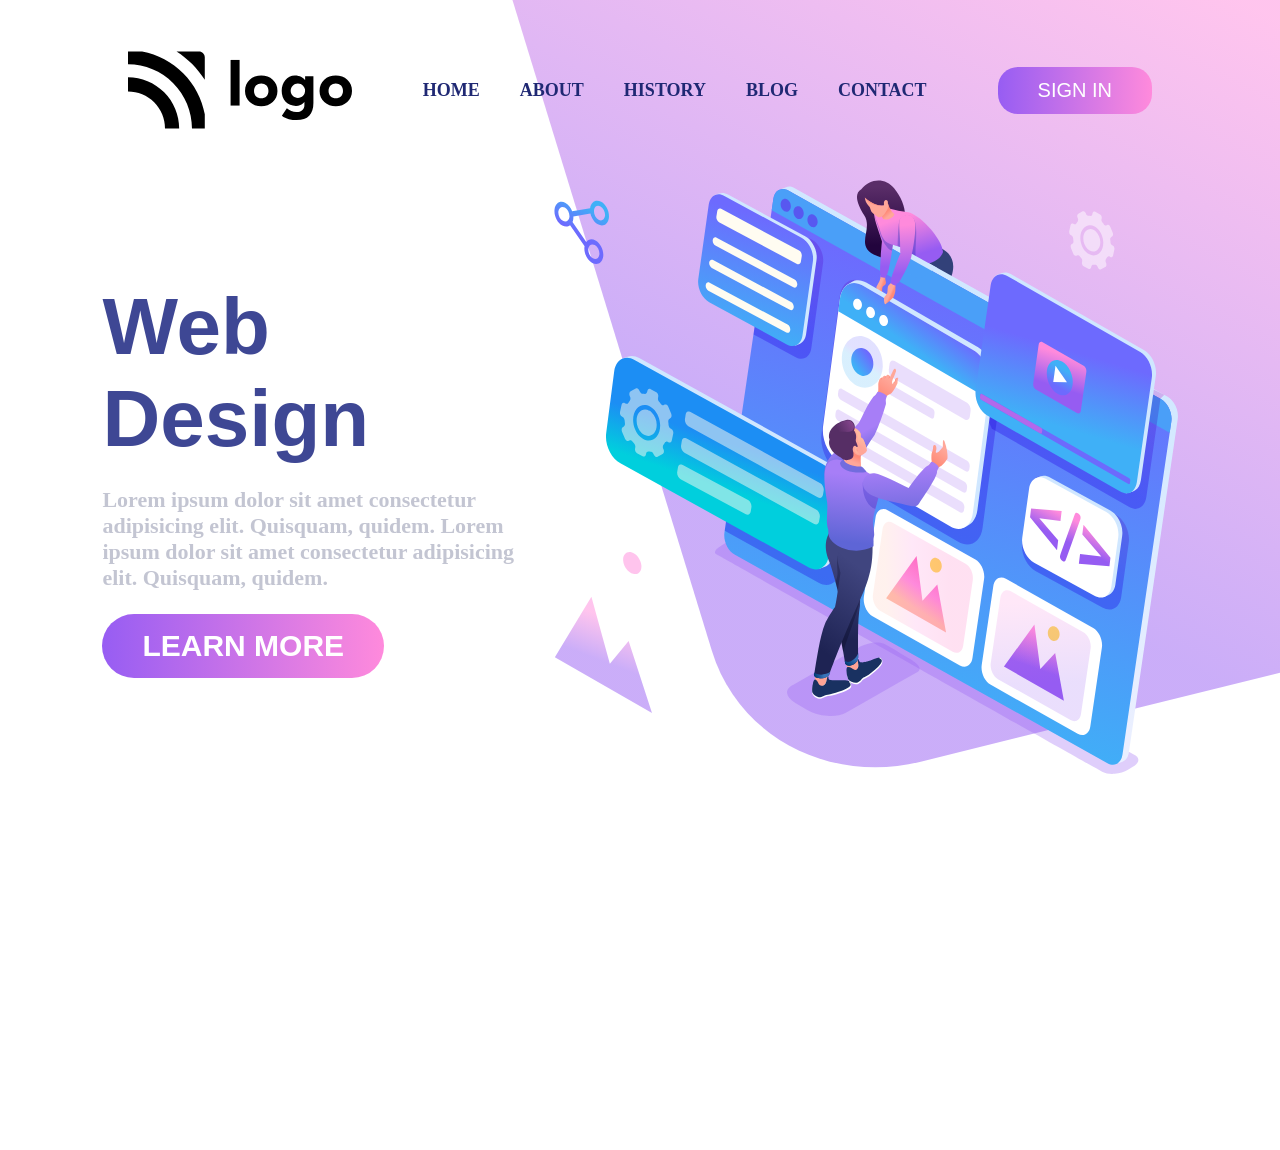
<file: project-8/index.html>
<!DOCTYPE html>
<html lang="en">
  <head>
    <meta charset="UTF-8" />
    <meta http-equiv="X-UA-Compatible" content="IE=edge" />
    <meta name="viewport" content="width=device-width, initial-scale=1.0" />
    <link rel="stylesheet" href="css/index.css" />
    <link rel="stylesheet" href="css/reponsive.css" />
    <link rel="preconnect" href="https://fonts.googleapis.com" />
    <link rel="preconnect" href="https://fonts.gstatic.com" crossorigin />
    <link
      href="https://fonts.googleapis.com/css2?family=Roboto&display=swap"
      rel="stylesheet"
    />
    <title>Design Landing Page</title>
  </head>
  <body>
    <div class="main-div">
      <nav>
        <img src="./images/logo.svg" alt="logo" />
        <div class="nav-items">
          <h5 class="nav-item">HOME</h5>
          <h5 class="nav-item">ABOUT</h5>
          <h5 class="nav-item">HISTORY</h5>
          <h5 class="nav-item">BLOG</h5>
          <h5 class="nav-item">CONTACT</h5>
        </div>
        <button class="signin-btn">SIGN IN</button>
      </nav>
      <div class="intro-section">
        <div class="left-section">
          <h1>Web Design</h1>
          <h4>
            Lorem ipsum dolor sit amet consectetur adipisicing elit. Quisquam,
            quidem. Lorem ipsum dolor sit amet consectetur adipisicing elit.
            Quisquam, quidem.
          </h4>
          <button class="learn-more-btn">LEARN MORE</button>
        </div>
        <div class="imgs-div">
          <img src="./images/vector.svg" alt="vector-img" class="vector-img" />
          <img
            src="./images/vector-dot.svg"
            alt="vector-dot"
            class="vector-dot"
          />
          <img src="./images/intro-img.svg" alt="intro-img" />
        </div>
      </div>
    </div>
  </body>
</html>
</file>
<file: project-10/css/style.css>
* {
  margin: 0;
  padding: 0;
  outline: 0;
}
body {
  background: url(../images/bg.jpg) no-repeat center center fixed;
  background-size: cover;
  color: #fff;
}
nav.nav-bar {
  /* display: flex;
  flex-direction: row;
  justify-content: space-around;
  align-items: center; */
  display: grid;
  grid-template-columns: 0.5fr 2fr;
  margin: 50px 15%;
}
.line {
  border-bottom: 2px solid #fff;
  padding: 20px 0;
  display: flex;
  justify-content: space-between;
}
nav .logo h1 {
  font-size: 45px;
}
ul.item-lists li {
  list-style-type: none;
  display: inline-block;
  padding: 0 25px;
  font-size: 30px;
  font-family: sans-serif;
  font-weight: 600;
}
ul.item-lists li:first-child {
  padding-left: 0px;
}
.main-section {
  /* display: flex;
  flex-direction: row;
  justify-content: center; */
  display: grid;
  grid-template-columns: 2fr 1fr;
  margin: 140px 15% 0px 15%;
  align-items: center;
}
h1 {
  font-size: 90px;
  text-transform: capitalize;
}
button {
  text-transform: uppercase;
  border: 5px solid #fff;
  padding: 20px 50px;
  border-radius: 40px;
  font-size: 25px;
  background: transparent;
  color: #fff;
  margin: 100px 0;
}
.call-detail {
  display: flex;
  flex-wrap: wrap;
  align-items: center;
  font-size: 20px;
  font-weight: 700;
}
.call-detail a {
  text-decoration: none;
  color: #fff;
  line-height: 30px;
}
.call-detail img {
  margin-right: 6px;
}

.right-section {
  position: relative;
  display: flex;
  flex-direction: column;
  justify-content: space-around;
  align-items: center;
}
.card {
  background-color: #314a5b;
  padding: 20px;
  font-size: 20px;
  font-weight: 700;
  width: 250px;
  margin: 0px;
}
.card:first-child {
  position: absolute;
  top: -250px;
}
.card:last-child {
  position: absolute;
  left: -239px;
  bottom: -350px;
}
.card:first-child::after {
  content: url("../images/line.png");
  position: absolute;
  bottom: -82px;
  right: 20%;
}
.card:last-child::after {
  content: url("../images/line.png");
  position: absolute;
  right: -60px;
  top: 40px;
  transform: rotate(270deg);
}
.card img {
  background-color: #fff;
  padding: 11px 50px;
  border-radius: 50pc;
  height: 35px;
  margin: 0 0 10px 0;
}
.card p {
  font-size: 25px;
}
</file>
<file: project-10/css/reponsive.css>
@media  screen and (max-width: 568px){
    nav.nav-bar {
        display: grid;
        grid-template-columns: 0.5fr 2fr;
        margin: 20px 5%;
        grid-gap: 25%;
    }
    .line {
        padding: 0px 0;
        border-bottom: none;
        justify-content: end;
    }
    nav .logo h1 {
        font-size: 21px;
    }
    .call-detail {
        font-size: 15px;
        font-weight: 500;
        border-bottom: 2px solid;
        align-items: start;
    }
    .item-lists{
        display: none;
    }
    .main-section {
        margin: 40px 5% 0px 5%;
        grid-template-columns: 1fr;
        row-gap: 100px;
    }
    h1 {
        font-size: 40px;
        text-align: center;
    }
    button {
        border: 3px solid #fff;
        padding: 10px 25px;
        border-radius: 30px;
        font-size: 20px;
        margin: 35px 0;
        position: absolute;
        left:  25%;
    }
    .right-section{
        flex-wrap: wrap;
        align-items: flex-start;
    }
    .card {
        
        padding: 10px;
        font-size: 15px;
        width: 65%;
        margin:15px;
    }
    .card:first-child {
        position: relative;
        top: 50%;
    }
    .card img{
        padding: 8px 35px;
        height: 22px;
    }
    .card p {
        font-size: 20px;
    }
    .card:last-child {
        position: relative;
         left: 0; 
        bottom: 0;
    }
    .card:last-child::after {
        position: absolute;
        right: -19.5%;
        top: -100%;
    }
    .card:first-child::after {
        top: 225%;
        right: 10%;
    }


}
@media screen and (min-width: 569px) and (max-width: 768px) {
    nav.nav-bar {
        display: grid;
        grid-template-columns: 0.5fr 2fr;
        margin: 20px 5%;
        
    }
    ul.item-lists li {
        
        padding: 0 5px;
        font-size: 13px;
        font-weight: 400;
    }
    nav .item-lists{
        width: 68%;
        border-bottom: 2px solid;
        margin-right: 5px;
    }
    .line {
        padding: 0px 0;
        border-bottom: none;
        justify-content: end;
    }
    nav .logo h1 {
        font-size: 25px;
    }
    .call-detail {
        font-size: 13px;
        font-weight: 400;
        border-bottom: 2px solid;
        align-items: start;
        width: 32%;
    }
    
    .main-section {
        margin: 40px 5% 0px 5%;
        grid-template-columns: 1fr;
        row-gap: 100px;
    }
    h1 {
        font-size: 50px;
        text-align: center;
    }
    button {
        border: 4px solid #fff;
        padding: 10px 25px;
        border-radius: 30px;
        font-size: 21px;
        margin: 35px 0;
        position: absolute;
        left:  35%;
    }
    .right-section{
        flex-wrap: wrap;
        align-items: center;
    }
    .card {
        
        padding: 10px;
        font-size: 15px;
        width: 50%;
        margin:15px;
    }
    .card:first-child {
        position: relative;
        top: 50%;
    }
    .card img{
        padding:12px 40px;
        height: 27px;
    }
    .card p {
        font-size: 22px;
    }
    .card:last-child {
        position: relative;
         left: 0; 
        bottom: 0;
    }
    .card:last-child::after {
        position: absolute;
        right: -13.5%;
        top: -100%;
        z-index: -1;
    }
    .card:first-child::after {
        top: 215%;
        right: 10%;
    }
}

@media  screen and (min-width: 769px) and (max-width: 992px){ 
    nav.nav-bar {
        display: grid;
        grid-template-columns: 0.5fr 2fr;
        margin: 20px 5%;
        
    }
    ul.item-lists li {
        
        padding: 0 3px;
        font-size: 18px;
        font-weight: 500;
    }
    nav .item-lists{
        width: 68%;
        border-bottom: 2px solid;
        margin-right: 5px;
    }
    
    .line {
        padding: 0px 0;
        border-bottom: none;
        justify-content: end;
    }
    nav .logo h1 {
        font-size: 32px;
    }
    .call-detail {
        font-size: 18px;
        font-weight: 500;
        border-bottom: 2px solid;
        align-items: start;
        width: 32%;
    }
    
    .main-section {
        margin: 40px 5% 0px 5%;
        grid-template-columns: 1.6fr 1fr;
        column-gap: 0px;
    }
    h1 {
        font-size: 65px;
    }
    button {
        border: 5px solid #fff;
        padding: 15px 40px;
        border-radius: 30px;
        font-size: 23px;
        margin: 35px 0;
       
    }
    .right-section{
        flex-wrap: wrap;
        align-items: center;
    }
    .card {
        
        padding: 10px;
        width: 75%;
    }
    .card:first-child {
        position: absolute;
        top: -190px;
        left:5px;
    }
    .card img{
        padding:11px 45px;
        height: 27px;
    }
    .card p {
        font-size: 22px;
    }
    .card:last-child {
        position: absolute;
        left: -85px;
        bottom: -350px;
    }
    .card:last-child::after {
        position: absolute;
        right: -57.5%;
        top: -220%;
        z-index: -1;
    }
    .card:first-child::after {
        bottom: -280%;
        right: 50%;
    } 
}

/* Large devices (desktops, 992px and up) */
@media  screen and (min-width: 993px) and (max-width: 1200px){ 
    nav.nav-bar {
        display: grid;
        grid-template-columns: 0.5fr 2fr;
        margin: 20px 5%;
        
    }
    ul.item-lists li {
        padding: 0 5px;
        font-size: 21px;
        font-weight: 600;
    }
    nav .item-lists{
        width: 68%;
        border-bottom: 2px solid;
        margin-right: 5px;
    }
    
    .line {
        padding: 0px 0;
        border-bottom: none;
        justify-content: end;
    }
    nav .logo h1 {
        font-size: 40px;
    }
    .call-detail {
        font-size: 21px;
        font-weight: 600;
        border-bottom: 2px solid;
        align-items: start;
        width: 32%;
    }
    
    .main-section {
        margin: 40px 5% 0px 5%;
        grid-template-columns: 1.5fr 1fr;
        column-gap: 0px;
    }
    h1 {
        font-size: 75px;
    }
    
    .right-section{
        flex-wrap: wrap;
        align-items: center;
    }
    .card {
        
        padding: 10px;
        width: 68%;
    }
    .card:first-child {
        position: absolute;
        top: -285px;
        left:5px;
    }
    
    .card:last-child {
        position: absolute;
        left: -85px;
        bottom: -252px;
    }
    .card:last-child::after {
        position: absolute;
        right: -50%;
        top: -190%;
        z-index: -1;
    }
    .card:first-child::after {
        bottom: -245%;
        right: 50%;
    } 
}

/* X-Large devices (large desktops, 1200px and up)*/
@media  screen and (min-width: 1201px) and (max-width: 1400px){ 
    nav.nav-bar {
        display: grid;
        grid-template-columns: 0.5fr 2fr;
        margin: 20px 5%;
        
    }
    ul.item-lists li {
        padding: 0 12px;
        font-size: 23px;
        font-weight: 600;
    }
    nav .item-lists{
        width: 68%;
        border-bottom: 2px solid;
        margin-right: 5px;
    }
    
    .line {
        padding: 0px 0;
        border-bottom: none;
        justify-content: end;
    }
    
    .call-detail {
        font-size: 23px;
        font-weight: 600;
        border-bottom: 2px solid;
        align-items: start;
        width: 32%;
    }
    
    .main-section {
        margin: 40px 5% 0px 5%;
        grid-template-columns: 1.7fr 1fr;
        column-gap: 0px;
    }
    
    
    .right-section{
        flex-wrap: wrap;
        align-items: center;
    }
    .card {
        
        padding: 10px;
        width: 62%;
    }
    .card:first-child {
        position: absolute;
        top: -285px;
        left:5px;
    }
    
    .card:last-child {
        position: absolute;
        left: -85px;
        bottom: -252px;
    }
    .card:last-child::after {
        position: absolute;
        right: -50%;
        top: -190%;
        z-index: -1;
    }
    .card:first-child::after {
        bottom: -245%;
        right: 50%;
    } 
}

/* XX-Large devices (larger desktops, 1400px and up)*/
@media (min-width: 1400px) { 
    nav.nav-bar {
        display: grid;
        grid-template-columns: 0.5fr 2fr;
        margin: 20px 5%;
        
    }
    ul.item-lists li {
        padding: 0 12px;
        font-size: 23px;
        font-weight: 600;
    }
    nav .item-lists{
        width: 68%;
        border-bottom: 2px solid;
        margin-right: 5px;
    }
    
    .line {
        padding: 0px 0;
        border-bottom: none;
        justify-content: end;
    }
    
    .call-detail {
        font-size: 23px;
        font-weight: 600;
        border-bottom: 2px solid;
        align-items: start;
        width: 32%;
    }
    
    .main-section {
        margin: 40px 5% 0px 5%;
        grid-template-columns: 1.8fr 1fr;
        column-gap: 0px;
    }
    
    
    .right-section{
        flex-wrap: wrap;
        align-items: center;
    }
    .card {
        
        padding: 10px;
        width: 70%;
    }
    .card:first-child {
        position: absolute;
        top: -260px;
        left:5px;
    }
    
    .card:last-child {
        position: absolute;
        left: -85px;
        bottom: -325px;
    }
    .card:last-child::after {
        position: relative;
        right: -325px;
        top: -604px;
        z-index: -1;
        display: block;

    }
    .card:first-child::after {
        bottom: -437px;
        right: -60%;
        position: relative;
    }
    
 }
</file>
<file: project-11/css/style.css>
* {
  padding: 0;
  margin: 0;
  outline: 0;
}
body {
  background-color: #fdfeff;
}
section,
header,
footer {
  margin: 0 5%;
}
header {
  display: flex;
  flex-direction: row;
  justify-content: space-between;
  padding: 50px 0;
}
header ul li {
  display: inline-block;
  color: #5c5c5c;
  font-size: 20px;
  padding: 0 25px;
}
header ul li a {
  border: 1px solid #078af0;
  padding: 10px 20px;
  color: #078af0;
  text-decoration: none;
  border-radius: 6px;
}
header ul li:first-child {
  color: #000;
}

section.servicesection {
  display: flex;
  flex-direction: row;
  justify-content: space-between;
  flex-wrap: wrap;
  /* align-items: center; */
  margin-top: 100px;
  margin-bottom: 50px;
}
section.servicesection > div {
  width: 50%;
}
section.servicesection h1 {
  font-size: 86px;
  color: #14263f;
}
section.servicesection p {
  font-size: 28px;
  padding: 25px 0;
  color: #798196;
}
section.servicesection button {
  background: linear-gradient(to right bottom, #09c1f8, #0469eb);
  color: #fff;
  padding: 15px 30px;
  border-radius: 6px;
  border: none;
  font-size: 20px;
  margin: 50px 0;
  box-shadow: -1px 5px 30px #dae9f7;
}
section.servicesection img {
  width: 95%;
}
/******** Service Provid Heading ***/
.serviceprovidelist .heading {
  display: flex;
  flex-direction: row;
  justify-content: space-between;
  flex-wrap: wrap;
  padding: 50px 0;
}
.serviceprovidelist .heading > div {
  width: 50%;
}
.serviceprovidelist .heading h2 {
  font-size: 73px;
  color: #1d2b4f;
}
.serviceprovidelist .heading p {
  font-size: 28px;
  padding: 25px 0;
  color: #798196;
}
/******** Service Provid Heading ***/
.serviceprovidelist .servicelist {
  display: flex;
  flex-direction: row;
  justify-content: space-between;
  flex-wrap: wrap;
  padding: 50px 0;
}
.serviceprovidelist .servicelist > div {
  width: 30%;
}
.serviceprovidelist .servicelist h2 {
  font-size: 30px;
  color: #1d2b4f;
  padding-top: 30px;
}
.serviceprovidelist .servicelist p {
  color: #798196;
  text-align: justify;
  padding: 30px 0;
}
.serviceprovidelist .servicelist img {
  width: 60px;
}
/************** Flex Price *********/
.flexprice {
  background-color: #056aeb;
  color: #1d2b4f;
  margin: 0;
}
.flexprice h2 {
  text-align: center;
  color: #fff;
  font-size: 75px;
  padding: 30px 0;
}
.pricelist {
  display: flex;
  flex-direction: row;
  justify-content: space-between;
  flex-wrap: wrap;
  padding: 50px 0;
  margin: 0 5%;
}

.pricelist .package {
  background-color: #fff;
  padding: 25px 30px;
  width: 28%;
  border-radius: 20px;
}
.package h3 {
  font-size: 40px;
}
.package p {
  padding: 20px 0;
  font-size: 22px;
}
.package ul {
  margin: 38px 0;
}
.package ul li {
  list-style-type: none;
  font-size: 22px;
  padding: 10px 0;
}
.package ul li::before {
  content: "\2713";
  color: #06d6a0;
  margin-right: 10px;
  border: 1px solid #06d6a0;
  border-radius: 25px;
}
.price {
  text-align: center;
  align-items: center;
  margin: 50px 0;
}
.price span {
  color: #798196;
}
.price p {
  font-size: 40px;
  font-weight: bold;
}
.price h6 {
  font-size: 20px;
}
.price button {
  margin: 20px 0;
  color: #068af0;
  padding: 15px 30px;
  border-radius: 6px;
  border: 1px solid #068af0;
  font-size: 20px;
  background-color: #fff;
}
.package:nth-child(2) .price button {
  background: linear-gradient(to right bottom, #09c1f8, #0469eb);
  color: #fff;
  padding: 15px 30px;
  border-radius: 6px;
  border: none;
  font-size: 20px;
  margin: 20px 0;
  box-shadow: -1px 5px 30px #dae9f7;
}
.package:nth-child(2) {
  background: linear-gradient(#353535 23%, #fff 23%) no-repeat;
}
.package:nth-child(2) h3 {
  color: #fff;
}
.package:nth-child(2) h3 + p {
  color: #b3b3b3;
}
/******** Testimonials ********/
.testimonialheading {
  text-align: center;
  margin-top: 150px;
}
.testimonialheading h1 {
  color: #1d2b4f;
  font-size: 50px;
}
.testimonialheading p {
  padding: 33px 20%;
  font-size: 20px;
  color: #8991a3;
}
.testimoniallist {
  display: flex;
  flex-direction: row;
  justify-content: space-between;
  flex-wrap: wrap;
}
.testimonials {
  width: 45%;
  border-radius: 8px;
  border: 1px solid #8991a3;
  margin: 20px 0;
  padding: 35px;
}
.testimonials p {
  color: #727b91;
}
.tdetails {
  display: flex;
  flex-direction: row;
  justify-content: flex-start;
  flex-wrap: wrap;
  margin-top: 25px;
}
.tname {
  margin-left: 15px;
}
.tname h6 {
  font-size: 18px;
  padding: 5px 0;
}
.register {
  background: url("../images/footer-bg.svg");
  margin: 0;
  padding: 5% 5%;
}
.registerblue {
  display: flex;
  flex-direction: row;
  justify-content: flex-start;
  flex-wrap: wrap;
  align-items: center;
}
.registerblue > * {
  width: 50%;
}
.registerblue h1 {
  font-size: 58px;
  color: #fff;
}
.registerblue p {
  font-size: 22px;
  color: #fff;
  padding-top: 5%;
}
.registerblue button {
  margin: 20px 0;
  color: #fff;
  padding: 15px 30px;
  border-radius: 6px;
  border: 1px solid #fff;
  font-size: 20px;
  background: transparent;
  align-items: center;
  float: right;
}
footer {
  display: flex;
  flex-direction: row;
  justify-content: space-between;
  flex-wrap: wrap;
  color: #81889d;
  padding: 5% 0;
}
footer > * {
  width: 15%;
}
footer .logo {
  width: 35%;
}
footer h4 {
  color: #1d2b4f;
  font-size: 28px;
}
footer p {
  font-size: 18px;
  padding: 25px 38px 0px 0px;
}
footer ul li {
  font-size: 18px;
  padding-top: 20px;
  list-style-type: none;
}

.social ul {
  display: flex;
  flex-direction: row;
  justify-content: space-between;
}
</file>
<file: project-11/css/reponsive.css>
@media  screen and (max-width: 568px){
    header{
       
        padding: 30px 0;
    }
    nav ul > *:not(:last-child) {
        display: none;
    }
    .logo img{
        width: 80%;
    }
    header ul li a {
        
        padding: 5px 10px;
        border-radius: 6px;
    }
    section.servicesection{
       flex-direction: column-reverse;
        margin-top: 40px
    
    }
    section.servicesection h1 {
        font-size: 45px;
        text-align: justify;
    }
    section.servicesection img {
        width: auto;
    }
    section.servicesection p {
        font-size: 20px;
        padding: 16px 0;
        text-align: justify;
    }
    section.servicesection button {
        padding: 10px 20px;
        border-radius: 5px;
        font-size: 20px;
        margin: 30px 0;
    }

    section.servicesection > div {
        width: 100%;
        text-align: center;
    }
    .serviceprovidelist .heading {
        display: flex;
        flex-direction: column;
        padding: 50px 0;
    }
    .serviceprovidelist .heading > div {
        width: auto; 
    }
    .serviceprovidelist .heading h2 {
        font-size: 45px;
        text-align: center;
    }
    .serviceprovidelist .heading p {
        font-size: 23px;
        padding: 20px 0;
    }
    .serviceprovidelist .servicelist {
        flex-direction: column;
        padding: 30px 0;
    }
    .serviceprovidelist .servicelist > div {
        width: 100%;
        display: flex;
        flex-direction: column;
        justify-content: center;
        align-items: center;
    }
    .serviceprovidelist .servicelist p {
        font-size: 23px;
    }
    .flexprice h2 {
        font-size: 45px;
        padding: 20px 0;
    }
    .pricelist {
        display: flex;
        flex-direction: column;
        align-items: center;
        justify-content: center;
        flex-wrap: nowrap;        
        padding: 30px 0;
    }
    .pricelist .package {
        padding: 15px 0px;
        width: 100%; 
        text-align: center;
        margin: 10px 0;
    }
    .package h3 {
        font-size: 30px;
    }
    .package p {
        padding: 10px 0;
        font-size: 20px;
    }
    .package ul li {
        font-size: 20px;
        padding: 5px 0;
    }
    .package ul {
        padding-top: 30px;
    }
    .price {
        margin: 30px 0;
    }
    .package .price button {
       
        padding: 10px 20px;
        border-radius: 5px;
        font-size: 20px;
        margin: 20px 0;
    }
    .package:nth-child(2) .price button {
        padding: 10px 20px;
        border-radius: 5px;
        font-size: 20px;
        margin: 20px 0;
    }
    .testimonialheading {
        margin-top: 50px;
    }
    .testimonialheading h1 {
        font-size: 45px;
    }
    .testimonialheading p {
        padding: 23px 5%;
        font-size: 23px;
        text-align: justify;
    }
    .testimoniallist {
        flex-direction: column;
        justify-content: center;
        align-items: center;
        flex-wrap: nowrap;
    }
    .testimonials {
         width: auto; 
        border-radius: 8px;
        border: 1px solid #8991a3;
        margin: 10px 5%;
        padding: 10px;
    }
    .testimonials p {
        font-size: 20px;
    }
    .registerblue {
        flex-direction: column;
        justify-content: center;
        flex-wrap: nowrap;
        align-items: center;
        text-align: center;
    }
    .registerblue > * {
        width: auto;
    }
    .registerblue h1 {
        font-size: 45px;
    }
    footer {
        display: flex;
        flex-direction: row;
        justify-content: center;
        flex-wrap: wrap;
        padding: 5% 0;
        margin: 0 5%;
        align-items: center;
        text-align: center;
    }
    footer .logo img{
        width: auto;
    }
    footer .logo {
         width: 100%;
    }
    footer > * {
        margin: 20px 0;
        width: 50%;
    }
    footer h4 {
        font-size: 23px;
    }
    .social ul {
        justify-content: center;
    }
    footer ul li {
        font-size: 16px;
        padding-top: 18px;
        margin: 5px;
    }
    
}
@media screen and (min-width: 569px) and (max-width: 768px) {
    header{
       
        padding: 30px 0;
    }
    header .logo{
        width: 20%;
    }
    .logo img{
        width: 100%;
    }
    header ul li {
        
        font-size: 14px;
        padding: 0 1px;
    }
    header ul li a {
        
        padding: 2px 5px;
        border-radius: 6px;
    }
    section.servicesection{
       flex-direction: column-reverse;
        margin-top: 40px
    
    }
    section.servicesection h1 {
        font-size: 45px;
        text-align: justify;
    }
    section.servicesection img {
        width: auto;
    }
    section.servicesection p {
        font-size: 20px;
        padding: 16px 0;
        text-align: justify;
    }
    section.servicesection button {
        padding: 10px 20px;
        border-radius: 5px;
        font-size: 20px;
        margin: 30px 0;
    }

    section.servicesection > div {
        width: 100%;
        text-align: center;
    }
    .serviceprovidelist .heading {
        display: flex;
        flex-direction: column;
        padding: 50px 0;
    }
    .serviceprovidelist .heading > div {
        width: auto; 
    }
    .serviceprovidelist .heading h2 {
        font-size: 45px;
        text-align: center;
    }
    .serviceprovidelist .heading p {
        font-size: 23px;
        padding: 20px 0;
    }
    .serviceprovidelist .servicelist {
        flex-direction: column;
        padding: 30px 0;
    }
    .serviceprovidelist .servicelist > div {
        width: 100%;
        display: flex;
        flex-direction: column;
        justify-content: center;
        align-items: center;
    }
    .serviceprovidelist .servicelist p {
        font-size: 23px;
    }
    .flexprice h2 {
        font-size: 45px;
        padding: 20px 0;
    }
    .pricelist {
        display: flex;
        flex-direction: column;
        align-items: center;
        justify-content: center;
        flex-wrap: nowrap;        
        padding: 30px 0;
    }
    .pricelist .package {
        padding: 15px 0px;
        width: 100%; 
        text-align: center;
        margin: 10px 0;
    }
    .package h3 {
        font-size: 30px;
    }
    .package p {
        padding: 10px 0;
        font-size: 20px;
    }
    .package ul li {
        font-size: 20px;
        padding: 5px 0;
    }
    .package ul {
        padding-top: 30px;
    }
    .price {
        margin: 30px 0;
    }
    .package .price button {
       
        padding: 10px 20px;
        border-radius: 5px;
        font-size: 20px;
        margin: 20px 0;
    }
    .package:nth-child(2) .price button {
        padding: 10px 20px;
        border-radius: 5px;
        font-size: 20px;
        margin: 20px 0;
    }
    .testimonialheading {
        margin-top: 50px;
    }
    .testimonialheading h1 {
        font-size: 45px;
    }
    .testimonialheading p {
        padding: 23px 5%;
        font-size: 23px;
        text-align: justify;
    }
    .testimoniallist {
        flex-direction: column;
        justify-content: center;
        align-items: center;
        flex-wrap: nowrap;
    }
    .testimonials {
         width: auto; 
        border-radius: 8px;
        border: 1px solid #8991a3;
        margin: 10px 5%;
        padding: 10px;
    }
    .testimonials p {
        font-size: 20px;
    }
    .registerblue {
        flex-direction: column;
        justify-content: center;
        flex-wrap: nowrap;
        align-items: center;
        text-align: center;
    }
    .registerblue > * {
        width: auto;
    }
    .registerblue h1 {
        font-size: 45px;
    }
    footer {
        display: flex;
        flex-direction: row;
        justify-content: center;
        flex-wrap: wrap;
        padding: 5% 0;
        margin: 0 5%;
        align-items: center;
        text-align: center;
    }
    footer .logo img{
        width: auto;
    }
    footer .logo {
         width: 100%;
    }
    footer > * {
        margin: 20px 0;
        width: 50%;
    }
    footer h4 {
        font-size: 23px;
    }
    .social ul {
        justify-content: center;
    }
    footer ul li {
        font-size: 16px;
        padding-top: 18px;
        margin: 5px;
    }
}

@media  screen and (min-width: 769px) and (max-width: 992px){ 
    header{
       
        padding: 40px 0;
    }
    header .logo{
        width: 20%;
    }
    .logo img{
        width: 100%;
    }
    header ul li {
        
        font-size: 18px;
        padding: 0 4px;
    }
    header ul li a {
        
        padding: 7px 10px;
        border-radius: 6px;
    }
    section.servicesection{
        margin-top: 40px;
        flex-basis: 50%;
    }
    section.servicesection h1 {
        font-size: 55px;
        text-align: justify;
    }
    .rightletter,.rightleft{
        display: flex;
    }
    section.servicesection img {
        
        width: 100%;
        height: auto;
    }
    section.servicesection p {
        font-size: 25px;
        padding: 16px 0;
    }
    section.servicesection button {
        padding: 10px 20px;
        border-radius: 5px;
        font-size: 20px;
        margin: 30px 0;
    }

    section.servicesection > div {
        width: 50%;
    }
    .serviceprovidelist .heading {
        display: flex;
        flex-direction: column;
        padding: 50px 0;
    }
    .serviceprovidelist .heading > div {
        width: auto; 
    }
    .serviceprovidelist .heading h2 {
        font-size: 45px;
        text-align: center;
    }
    .serviceprovidelist .heading p {
        font-size: 23px;
        padding: 20px 0;
    }
    .serviceprovidelist .servicelist {
        flex-direction: column;
        padding: 30px 0;
    }
    .serviceprovidelist .servicelist > div {
        width: 100%;
        display: flex;
        flex-direction: column;
        justify-content: center;
        align-items: center;
    }
    .serviceprovidelist .servicelist p {
        font-size: 23px;
    }
    .flexprice h2 {
        font-size: 45px;
        padding: 20px 0;
    }
    .pricelist {
        display: flex;
        flex-direction: column;
        align-items: center;
        justify-content: center;
        flex-wrap: nowrap;        
        padding: 30px 0;
    }
    .pricelist .package {
        padding: 15px 0px;
        width: 100%; 
        text-align: center;
        margin: 10px 0;
    }
    .package h3 {
        font-size: 30px;
    }
    .package p {
        padding: 10px 0;
        font-size: 20px;
    }
    .package ul li {
        font-size: 20px;
        padding: 5px 0;
    }
    .package ul {
        padding-top: 30px;
    }
    .price {
        margin: 30px 0;
    }
    .package .price button {
       
        padding: 10px 20px;
        border-radius: 5px;
        font-size: 20px;
        margin: 20px 0;
    }
    .package:nth-child(2) .price button {
        padding: 10px 20px;
        border-radius: 5px;
        font-size: 20px;
        margin: 20px 0;
    }
    .testimonialheading {
        margin-top: 50px;
    }
    .testimonialheading h1 {
        font-size: 45px;
    }
    .testimonialheading p {
        padding: 23px 5%;
        font-size: 23px;
        text-align: justify;
    }
    .testimoniallist {
        flex-direction: column;
        justify-content: center;
        align-items: center;
        flex-wrap: nowrap;
    }
    .testimonials {
         width: auto; 
        border-radius: 8px;
        border: 1px solid #8991a3;
        margin: 10px 5%;
        padding: 10px;
    }
    .testimonials p {
        font-size: 20px;
    }
    .registerblue {
        flex-direction: column;
        justify-content: center;
        flex-wrap: nowrap;
        align-items: center;
        text-align: center;
    }
    .registerblue > * {
        width: auto;
    }
    .registerblue h1 {
        font-size: 45px;
    }
    footer {
        display: flex;
        flex-direction: row;
        justify-content: center;
        flex-wrap: wrap;
        padding: 5% 0;
        margin: 0 5%;
        align-items: center;
        text-align: center;
    }
    footer .logo img{
        width: auto;
    }
    footer .logo {
         width: 100%;
    }
    footer > * {
        margin: 20px 0;
        width: 50%;
    }
    footer h4 {
        font-size: 23px;
    }
    .social ul {
        justify-content: center;
    }
    footer ul li {
        font-size: 16px;
        padding-top: 18px;
        margin: 5px;
    }
}

/* Large devices (desktops, 992px and up) */
@media  screen and (min-width: 993px) and (max-width: 1200px){ 
   
}

/* X-Large devices (large desktops, 1200px and up)*/
@media  screen and (min-width: 1201px) and (max-width: 1400px){ 
   
}

/* XX-Large devices (larger desktops, 1400px and up)*/
@media (min-width: 1400px) { 
   
 }
</file>
<file: project-12/css/style.css>
* {
  padding: 0;
  margin: 0;
  outline: 0;
}
body {
  background-color: #fdfeff;
}
section,
header,
footer {
  margin: 0 5%;
}
header { 
  padding: 50px 5%;
  background-color: #636c79;
  margin: 0 0;
}
header .nav,header .banner{
  display: flex;
  flex-direction: row;
  justify-content: space-between;
}
header ul li {
  display: inline-block;
  color: #ebedee;
  font-size: 20px;
  padding: 0 25px;
}
header ul li a {
  border: 1px solid #ebedee;
  color: #ebedee;
  padding: 10px 20px;
  text-decoration: none;
  border-radius: 6px;
}
li.talk {
  margin-left: 81px;
}
/********* Banner Section ********/

header .banner > div {
  width: 50%;
  padding: 100px 30px;
}
header .banner h1 {
  font-size: 86px;
  color: #fff;
}
header .banner p {
  font-size: 28px;
  padding: 25px 0;
  color: #d8dadd;
}
header .banner button {
  background: #8bb7a2;
  color: #fff;
  padding: 15px 60px;
  border: none;
  font-size: 20px;
  position: absolute;
  top: 18px;
  right: -76px;
}
 header .banner img {
  width: 90%;
  border-radius: 10px;
  height: 100%;
} 
.banner .newsletter img{
width: 40px;
height: auto;
border-radius: unset;
position: absolute;
    top: 22px;
    left: 25px;

}
.newsletter{
  position: relative;
}
.banner .newsletter input{
  width: 100%;
  height: 80px;
  padding-left: 100px;
  font-size: 20px;
}

/********* Connect Your Business ********/
.connectbusiness{
  padding: 100px 0;
  text-align: center;
}
.connectbusiness h1{
  font-size: 66px;
    padding: 0px 25%;
}
.projectcount{
  display: flex;
  flex-direction: row;
  justify-content: space-evenly;
  flex-wrap: wrap;
}
.project h3{
  font-size: 45px;
  padding-top: 50px;
}
.project p{
  font-size: 25px;
}
.connectbusiness img{
  width: 100%;
  margin-top: 75px;
}

/********* Made Easy *******/
section.madeeasyheading{
  text-align: center;
  padding: 0px 31%;
  font-size: 41px;
}

section.madeeasy {
  display: flex;
  flex-direction: row;
  justify-content: space-between;
  flex-wrap: wrap;
   align-items: center; 
  margin-top: 100px;
  margin-bottom: 50px;
}
section.madeeasy > div {
  width: 50%;
}
section.madeeasy h1 {
  font-size: 60px;
  color: #1b1d21;
}
section.madeeasy p {
  font-size: 22px;
  padding: 25px 25px 25px 0px;
  color: #535558;
}
section.madeeasy button {
  background: #8bb7a2;
  color: #fff;
  padding: 15px 60px;
  border: none;
  font-size: 20px;
}
section.madeeasy img {
   width: 90%; 
}
/******** Team Heading ***/
.teamsection .heading {
  display: flex;
  flex-direction: row;
  justify-content: space-between;
  flex-wrap: wrap;
  padding: 50px 0;
}
.teamsection .heading > div {
  width: 50%;
}
.teamsection .heading h2 {
  font-size: 60px;
  color: #1b1d21;
  padding-right: 50%;
}
.teamsection .heading p {
  font-size: 28px;
  padding: 25px 0;
  color: #535558;
}
/******** Team List ***/
.teamsection .teamlist {
  display: flex;
  flex-direction: row;
  justify-content: space-between;
  flex-wrap: wrap;
  padding: 50px 0;
}
.teamsection .teamlist > div {
  width: 30%;
}
.teamsection .teamlist h2 {
  font-size: 30px;
  color: #1b1d21;
  padding-top: 30px;
}
.teamsection .teamlist p {
  color: #535558;
  text-align: justify;
  padding: 30px 0;
  font-size: 18px;
}
.teamsection .teamlist img {
  width: 100%;
}
.teamsection button {
  background: #8bb7a2;
  color: #fff;
  padding: 15px 58px;
  border: none;
  font-size: 20px;
  margin: 0 44%;
  margin-bottom: 50px;
}
/********** Footer **********/
footer {  
  color: #81889d;  
  margin: 0 0;
  background-color: #10181d;
}
.logo_social{
  padding: 5% 0%;
  margin: 0% 5%;
  border-bottom: 1px solid;
}
footer .logo_social{
  display: flex;
  flex-direction: row;
  justify-content: space-between;
  flex-wrap: wrap;
}
footer .menus{
  display: flex;
  flex-direction: row;
  justify-content: space-between;
  flex-wrap: wrap;
  margin: 0% 5%;
  padding: 5% 0;
}


footer .menus h4 {
  color: #fff;
  font-size: 22px;
  padding: 70px 0px 30px 0px;
}
footer .menus li {
  color: #808487;
  font-size: 17px;
  list-style-type: none;
  padding: 8px 0;
}
</file>
<file: project-12/css/reponsive.css>
@media  screen and (max-width: 568px){
    
    nav ul li{
       display: none;
    }
    li.talk {
        display: block;
        margin-left: 81px;
    }
    header .banner {
        display: flex;
        flex-direction: column;
        justify-content: space-between;
    }
    header .banner > div {
        width: 100%; 
        padding: 50px 15px;
    }
    header .banner img {
        width: 100%;
    }
    header .banner h1 {
        font-size: 45px;
    }
    header .banner p {
        font-size: 22px;
        padding: 15px 0;
    }
    .banner .newsletter input {
        width: 90%;
        height: 60px;
        padding-left: 45px;
        font-size: 18px;
    }
    .banner .newsletter img {
        width: 20px;
        top: 50%px;
        left: 15px;
    }
    header .banner button {
        
        padding: 15px 15px;
        font-size: 20px;
        top: 6px;
        right: -5px;
    }


    .connectbusiness h1 {
        font-size: 45px;
        text-align: center;
        padding: 0 5%;
    }
    .projectcount {
        flex-direction: column;
        justify-content: space-evenly;
        flex-wrap: wrap;
    }
    .project h3 {
        font-size: 35px;
        padding-top: 30px;
    }
    .project p {
        font-size: 22px;
    }
    .connectbusiness img {
        margin-top: 60px;
    }
    section.madeeasyheading {
        padding: 0px 5%;
        font-size: 35px;
    }
    section.madeeasy {
        flex-direction: column-reverse;
        flex-wrap: wrap;
        align-items: center;
        margin-top: 50px;
        margin-bottom: 25px;
        text-align: justify;
        justify-content: center;
        
    }
    section.madeeasy > div {
        width: 100%;
    }
    section.madeeasy h1 {
        font-size: 40px;
    }
    section.madeeasy p {
        font-size: 20px;
        padding: 20px 0px;
        color: #535558;
    }
    section.madeeasy button {
        padding: 15px 30px;
        border: none;
        font-size: 20px;
        margin: 5% 30%;
    }
    section.madeeasy img {
         width: 100%; 
    }
     
    .teamsection .heading {    
       flex-direction: column;
       justify-content: center;
       flex-wrap: wrap;
       padding: 50px 0;
       align-items: center;
       text-align: justify;
    }
    .teamsection .heading > div {
        width: 100%;
    }
    .teamsection .heading h2 {
        font-size: 40px;
        padding-right: 0%;
        text-align: center;
    }
    .teamsection .heading p {
        font-size: 20px;
    }
    .teamsection .teamlist {
        display: flex;
        flex-direction: column;
        justify-content: center;
        align-items: center;
        flex-wrap: wrap;
        padding: 30px 0;
    }
    .teamsection .teamlist > div {
        width: 100%;
    }
    .teamsection .teamlist h2 {
        font-size: 25px;       
        padding-top: 20px;
    }
    .teamsection .teamlist p {
        text-align: justify;
        padding: 15px 0;
        font-size: 20px;
    }
    .teamsection button {
        padding: 10px 25px;
        font-size: 20px;
        margin: 0 30%;
        margin-bottom: 25px;
    }
    footer .logo_social {
        flex-direction: column;
        justify-content: center;
        align-items: center;
    }
    .social{
        margin-top: 30px;
    }
    footer .menus {
        justify-content: flex-start;        
        flex-wrap: wrap;
        margin: 0% 5%;
        padding: 5% 0;
    }
    footer .menus .menu {
       width: 50%;
    }
}
@media screen and (min-width: 569px) and (max-width: 768px) {
     
    .nav .logo  {
        width: 20%;
    } 
    .nav .logo img  {
        width: 100%;
    } 
    header ul li {
        display: inline-block;
        color: #ebedee;
        font-size: 16px;
        padding: 0 1px;
    }
    header ul li a {
        padding: 5px 10px;
    } 
    li.talk {
         margin-left: 5px; 
    }
     header .banner {
         display: flex;
         flex-direction: column;
         justify-content: space-between;
     }
     header .banner > div {
         width: 100%; 
         padding: 50px 15px;
     }
     header .banner img {
         width: 100%;
     }
     header .banner h1 {
         font-size: 45px;
     }
     header .banner p {
         font-size: 22px;
         padding: 15px 0;
     }
     .banner .newsletter input {
         width: 92%;
         height: 60px;
         padding-left: 45px;
         font-size: 18px;
     }
     .banner .newsletter img {
         width: 20px;
         top: 50%px;
         left: 15px;
     }
     header .banner button {
         
         padding: 15px 15px;
         font-size: 20px;
         top: 6px;
         right: -1%;
     }
 
 
     .connectbusiness h1 {
         font-size: 45px;
         text-align: center;
         padding: 0 5%;
     }
     .projectcount {
         flex-direction: column;
         justify-content: space-evenly;
         flex-wrap: wrap;
     }
     .project h3 {
         font-size: 35px;
         padding-top: 30px;
     }
     .project p {
         font-size: 22px;
     }
     .connectbusiness img {
         margin-top: 60px;
     }
     section.madeeasyheading {
         padding: 0px 5%;
         font-size: 35px;
     }
     section.madeeasy {
         flex-direction: column-reverse;
         flex-wrap: wrap;
         align-items: center;
         margin-top: 50px;
         margin-bottom: 25px;
         text-align: justify;
         justify-content: center;
         
     }
     section.madeeasy > div {
         width: 100%;
     }
     section.madeeasy h1 {
         font-size: 40px;
     }
     section.madeeasy p {
         font-size: 20px;
         padding: 20px 0px;
         color: #535558;
     }
     section.madeeasy button {
         padding: 15px 30px;
         border: none;
         font-size: 20px;
         margin: 5% 30%;
     }
     section.madeeasy img {
          width: 100%; 
     }
      
     .teamsection .heading {    
        flex-direction: column;
        justify-content: center;
        flex-wrap: wrap;
        padding: 50px 0;
        align-items: center;
        text-align: justify;
     }
     .teamsection .heading > div {
         width: 100%;
     }
     .teamsection .heading h2 {
         font-size: 40px;
         padding-right: 0%;
         text-align: center;
     }
     .teamsection .heading p {
         font-size: 20px;
     }
     .teamsection .teamlist {
         display: flex;
         flex-direction: column;
         justify-content: center;
         align-items: center;
         flex-wrap: wrap;
         padding: 30px 0;
     }
     .teamsection .teamlist > div {
         width: 100%;
     }
     .teamsection .teamlist h2 {
         font-size: 25px;       
         padding-top: 20px;
     }
     .teamsection .teamlist p {
         text-align: justify;
         padding: 15px 0;
         font-size: 20px;
     }
     .teamsection button {
         padding: 10px 25px;
         font-size: 20px;
         margin: 0 30%;
         margin-bottom: 25px;
     }
     footer .logo_social {
         flex-direction: column;
         justify-content: center;
         align-items: center;
     }
     .social{
         margin-top: 30px;
     }
     footer .menus {
         justify-content: flex-start;        
         flex-wrap: wrap;
         margin: 0% 5%;
         padding: 5% 0;
     }
     footer .menus .menu {
        width: 50%;
     }
}

@media  screen and (min-width: 769px) and (max-width: 992px){ 
      
   
    header ul li {        
        font-size: 19px;
        padding: 0 3px;
    }
    header ul li a {
        padding: 8px 15px;
    } 
    li.talk {
         margin-left:20px; 
    }
     header .banner {
         display: flex;
         justify-content: space-between;
     }
     header .banner > div {
         width: 50%; 
         padding: 70px 20px;
     }
     header .banner img {
         width: 100%;
     }
     header .banner h1 {
         font-size: 55px;
     }
     header .banner p {
         font-size: 24px;
         padding: 20px 0;
     }
     .banner .newsletter input {
         padding-left: 45px;
         font-size: 20px;
         height: 60px;
     }
     .banner .newsletter img {
         width: 20px;
         top: 50%px;
         left: 15px;
     }
     header .banner button {
         
         padding: 15px 15px;
         font-size: 20px;
         top: 6px;
         right: -15%;
     }
 
 
     .connectbusiness h1 {
         font-size: 55px;
         padding: 0 15%;
     }
     .projectcount {
         flex-direction: row;
     }
     .project h3 {
         font-size: 40px;
         padding-top: 40px;
     }
     .project p {
         font-size: 22px;
     }
     .connectbusiness img {
         margin-top: 60px;
     }
     section.madeeasyheading {
         padding: 0px 5%;
         font-size: 39px;
     }
     section.madeeasy {
         flex-wrap: wrap;
         margin-top: 50px;
         margin-bottom: 25px;
         text-align: justify;
         
     }
     section.madeeasy > div {
         width: 49%;
     }
     section.madeeasy h1 {
         font-size: 50px;
     }
     section.madeeasy p {
         font-size: 22px;
         padding: 30px 0px;
     }
     section.madeeasy button {
         padding: 15px 30px;
         border: none;
         font-size: 22px;
     }
     section.madeeasy img {
          width: 100%; 
     }
      
     .teamsection .heading {   
        padding: 50px 0;
        text-align: justify;
     }
     
     .teamsection .heading h2 {
         font-size: 52px;
         padding-right: 5%;
         text-align: justify;
     }
     .teamsection .heading p {
         font-size: 22px;
     }
     .teamsection .teamlist {
         
         padding: 30px 0;
     }
     
     .teamsection .teamlist h2 {
         font-size: 28px;       
         padding-top: 25px;
     }
     .teamsection .teamlist p {
         text-align: justify;
         padding: 20px 0;
         font-size: 22px;
     }
     section.teamsection {
        display: flex;
        flex-direction: column;
    }
     .teamsection button {
         font-size: 22px;
         margin: 0 30%;
         margin-bottom: 25px;
     }
     
}

/* Large devices (desktops, 992px and up) */
@media  screen and (min-width: 993px) and (max-width: 1200px){ 
    header ul li {      
       
        padding: 0 13px;
    }
    header ul li a {
        padding: 8px 15px;
    } 
    li.talk {
         margin-left:20px; 
    }
     header .banner {
         display: flex;
         justify-content: space-between;
     }
     header .banner > div {
         width: 50%; 
         padding: 70px 20px;
     }
     header .banner img {
         width: 100%;
     }
     header .banner h1 {
         font-size: 70px;
     }
     header .banner p {
         font-size: 26px;
         padding: 22px 0;
     }
     .banner .newsletter input {
         padding-left: 45px;
         font-size: 20px;
         height: 60px;
     }
     .banner .newsletter img {
         width: 20px;
         top: 50%px;
         left: 15px;
     }
     header .banner button {
         
         padding: 15px 15px;
         font-size: 20px;
         top: 6px;
         right: -11%;
     }
 
 
     .connectbusiness h1 {
         font-size: 60px;
         padding: 0 20%;
     }
     .projectcount {
         flex-direction: row;
     }
     .project h3 {
         font-size: 43px;
         padding-top: 45px;
     }
     .project p {
         font-size: 24px;
     }
     .connectbusiness img {
         margin-top: 60px;
     }
     section.madeeasyheading {
         padding: 0px 5%;
         font-size: 45px;
     }
     section.madeeasy {
         flex-wrap: wrap;
         margin-top: 50px;
         margin-bottom: 25px;
         text-align: justify;
         
     }
     section.madeeasy > div {
         width: 49%;
     }
     section.madeeasy h1 {
         font-size: 50px;
     }
     section.madeeasy p {
         font-size: 24px;
         padding: 30px 0px;
     }
     section.madeeasy button {
         padding: 15px 30px;
         border: none;
         font-size: 24px;
     }
     section.madeeasy img {
          width: 100%; 
     }
      
     .teamsection .heading {   
        padding: 50px 0;
        text-align: justify;
     }
     
     .teamsection .heading h2 {
         font-size: 52px;
         padding-right: 5%;
         text-align: justify;
     }
     .teamsection .heading p {
         font-size: 24px;
     }
     .teamsection .teamlist {
         
         padding: 30px 0;
     }
     
     .teamsection .teamlist h2 {
         padding-top: 25px;
     }
     .teamsection .teamlist p {
         text-align: justify;
         padding: 20px 0;
         font-size: 22px;
     }
     section.teamsection {
        display: flex;
        flex-direction: column;
    }
     .teamsection button {
         font-size: 22px;
         margin: 0 40%;
         margin-bottom: 25px;
     }
}

/* X-Large devices (large desktops, 1200px and up)*/
@media  screen and (min-width: 1201px){ 
    header ul li {      
       
        padding: 0 13px;
    }
    header ul li a {
        padding: 8px 15px;
    } 
    li.talk {
         margin-left:20px; 
    }
     header .banner {
         display: flex;
         justify-content: space-between;
     }
     header .banner > div {
         width: 50%; 
         padding: 70px 20px;
     }
     header .banner img {
         width: 100%;
     }
     header .banner h1 {
         font-size: 70px;
     }
     header .banner p {
         font-size: 26px;
         padding: 22px 0;
     }
     .banner .newsletter input {
         padding-left: 45px;
         font-size: 20px;
         height: 60px;
     }
     .banner .newsletter img {
         width: 20px;
         top: 50%px;
         left: 15px;
     }
     header .banner button {
         
         padding: 15px 15px;
         font-size: 20px;
         top: 6px;
         right: -11%;
     }
 
 
     .connectbusiness h1 {
         font-size: 60px;
         padding: 0 20%;
     }
     .projectcount {
         flex-direction: row;
     }
     .project h3 {
         font-size: 43px;
         padding-top: 45px;
     }
     .project p {
         font-size: 24px;
     }
     .connectbusiness img {
         margin-top: 60px;
     }
     section.madeeasyheading {
         padding: 0px 5%;
         font-size: 45px;
     }
     section.madeeasy {
         flex-wrap: wrap;
         margin-top: 50px;
         margin-bottom: 25px;
         text-align: justify;
         
     }
     section.madeeasy > div {
         width: 49%;
     }
     section.madeeasy h1 {
         font-size: 50px;
     }
     section.madeeasy p {
         font-size: 24px;
         padding: 30px 0px;
     }
     section.madeeasy button {
         padding: 15px 30px;
         border: none;
         font-size: 24px;
     }
     section.madeeasy img {
          width: 100%; 
     }
      
     .teamsection .heading {   
        padding: 50px 0;
        text-align: justify;
     }
     
     .teamsection .heading h2 {
         font-size: 52px;
         padding-right: 5%;
         text-align: justify;
     }
     .teamsection .heading p {
         font-size: 24px;
     }
     .teamsection .teamlist {
         
         padding: 30px 0;
     }
     
     .teamsection .teamlist h2 {
         padding-top: 25px;
     }
     .teamsection .teamlist p {
         text-align: justify;
         padding: 20px 0;
         font-size: 22px;
     }
     section.teamsection {
        display: flex;
        flex-direction: column;
    }
     .teamsection button {
         font-size: 22px;
         margin: 0 40%;
         margin-bottom: 25px;
     }
}
</file>
<file: project-13/css/style.css>
* {
  padding: 0;
  margin: 0;
  outline: 0;
}
body {
  background-color: #fdfeff;
}
section,
header,
footer {
  margin: 0 5%;
}
header { 
  padding: 50px 5%;
  background-color: #7030cc;
  margin: 0 0;
}
header .nav,header .banner{
  display: flex;
  flex-direction: row;
  justify-content: space-between;
}
header ul li {
  display: inline-block;
  color: #fff;
  font-size: 20px;
  padding: 0 25px;
}
header ul li:first-child{
  color:#1bbcef;
}
header ul li a {
  border: none;
  color: #fff;
  padding: 10px 20px;
  text-decoration: none;
  background-color: #1bbcef;
  font-size: 25px;
}
li.trial {
  margin-left: 81px;
}
/********* Banner Section ********/

section.banner{
  margin: 0;
  align-items: center;
}
header .banner > div {
  width: 50%;
 
}
header .banner h1 {
  font-size: 86px;
  color: #fff;
}
header .banner p {
  font-size: 28px;
  padding: 25px 0;
  color: #d8dadd;
}

/******** Help Full OS********/
.helpfullos{
  display: flex;
  flex-direction: row;
  justify-content: space-between;
  flex-wrap: wrap;
  padding: 60px 0;
  align-items: center;
}
.helpfullos .left{
  width: 55%;
}
.helpfullos .right{
  width: 40%;
}
.helpfullos h1{
  font-size: 52px;
  text-transform: lowercase;
  padding: 50px 0;
}
.helpfullos li h4{
  
  font-size: 30px;
  display: inline-block;
}
.helpfullos li{
  list-style-type: none;
  font-size: 22px;
  padding: 15px 0;
  display: flex;
}
.helpfullos li p{
  
  line-height: 35px;
}
.helpfullos li>*{
  
  padding: 8px 0px;
}
.left-point {
  margin-right: 30px;
}
/******** Feature Section ********/
section.feature-section{
  padding: 50px 0;
}
section.feature-section h2{
  font-size: 45px;
  text-align: center;
  padding: 0 35%;
}
.featurelist {
  display: flex;
  flex-direction:row;
  justify-content: space-between;
  padding: 50px 0;
  align-items: center;
}
.featurelist .feature{
  padding: 30px;
  box-shadow: 10px 10px 5px #808487;
  width: 20%;
  border-radius: 100px;
  display: flex;
    flex-direction: column;
    align-items: center;
    text-align: center;
}
.featurelist .feature img{
  width:inherit;
}
.featurelist .feature h5{
  font-size: 35px;
  padding: 20px 0;
}
.featurelist .feature p{
  font-size: 24px;
}
.img {
  background-color: #000;
  height: 80px;
  width: 80px;
  border-radius: 117px;
  padding: 12%;
  margin: 20px;
}
.featurelist .feature:last-child .img{
background-color: #f2e7f5;
}
.featurelist .feature:first-child .img{
  background-color: #faeaeb;
}
.featurelist .feature:nth-child(2) .img{
  background-color: #fbf0ee;
  }
  .featurelist .feature:nth-child(3) .img{
    background-color: #e9f4f6;
  }
/********** Footer **********/
footer {  
  color: #fff;  
  margin: 0 0;
  background-color: #7030cc;
  display: flex;
  flex-direction: row;
  justify-content: space-between;
  /* align-items: center; */
}
footer > *{
  padding: 5% 5%;
  
}
footer div:first-child{
  width: 20%;
}
footer p{
  padding: 20px 0;
  font-size: 20px;
  
}

footer  li {
  color: #fff;
  font-size: 17px;
  list-style-type: none;
  padding: 8px 0;
  font-size: 20px;
}
footer h4{
  font-size: 30px;
}
footer .social ul{
  display: flex;
  flex-direction: column;
  justify-content: space-between;
  /* align-items: center; */
}
</file>
<file: project-13/css/reponsive.css>
@media  screen and (max-width: 568px){
    header {
        padding: 30px 5%;
    }
    header .nav, header .banner, header ul {
        display: flex;
        flex-direction: column;
        justify-content: center;
        align-items: center;
    }
    header ul{
        margin: 25px 0;
    }
    header ul li {
        display: inline-block;
        font-size: 20px;
        padding: 15px 0;
        
    }
    li.trial {
         margin-left: 0; 
    }
    
    header .banner {
        display: flex;
        flex-direction: column-reverse;
        justify-content: center;
        align-items: center;
    }
    header .banner > div {
        width: 100%;
    }

    header .banner h1 {
        font-size: 48px;
        text-align: justify;
    }
    header .banner p {
        font-size: 22px;
        padding: 20px 0;
        text-align: justify;
    }
    .helpfullos {
        display: flex;
        flex-direction: column;
        justify-content: center;
        flex-wrap: wrap;
        padding: 30px 0;
        align-items: center;
    }
    .helpfullos .left {
        width: 100%;
    }
    .helpfullos .right {
        width: 100%;
    }
    section.feature-section {
        padding: 30px 0;
    }
    section.feature-section h2 {
        padding: 0 5%;
    }
    .featurelist {
        flex-direction: column;
        justify-content: center;
        padding: 30px 0;
        margin: 0 5%;
    }
    .featurelist .feature {
        padding: 5px;
        width: 100%;
        box-shadow: 5px 5px 3px #808487;
        
        border-radius: 80px;
        display: flex;
        flex-direction: column;
        align-items: center;
        text-align: center;
    }
    .feature .img {
        height: 60px;
        width: 60px;
        border-radius: 117px;
        padding: 6%;
        margin: 8px;
    }
    .featurelist .feature p {
        font-size: 21px;
    }
    footer {
        flex-direction: column;
        justify-content: center;
         align-items: center; 
         text-align: center;
    }
    footer div:first-child {
        width: 100%;
    }
    footer > * {
         padding: 5% 0%; 
    }
}
@media screen and (min-width: 569px) and (max-width: 768px) {
    header {
        padding: 30px 5%;
    }
    header .nav, header .banner, header ul {
        display: flex;
        flex-direction: column;
        justify-content: center;
        align-items: center;
    }
    header ul{
        margin: 25px 0;
    }
    header ul li {
        display: inline-block;
        font-size: 20px;
        padding: 15px 0;
        
    }
    li.trial {
         margin-left: 0; 
    }
    
    header .banner {
        display: flex;
        flex-direction: column-reverse;
        justify-content: center;
        align-items: center;
    }
    header .banner > div {
        width: 100%;
    }

    header .banner h1 {
        font-size: 48px;
        text-align: justify;
    }
    header .banner p {
        font-size: 22px;
        padding: 20px 0;
        text-align: justify;
    }
    .helpfullos {
        display: flex;
        flex-direction: column;
        justify-content: center;
        flex-wrap: wrap;
        padding: 30px 0;
        align-items: center;
    }
    .helpfullos .left {
        width: 100%;
    }
    .helpfullos .right {
        width: 100%;
    }
    section.feature-section {
        padding: 30px 0;
    }
    section.feature-section h2 {
        padding: 0 5%;
    }
    .featurelist {
        flex-direction: column;
        justify-content: center;
        padding: 30px 0;
        margin: 0 5%;
    }
    .featurelist .feature {
        padding: 30px;
        width: 80%;
        box-shadow: 5px 5px 3px #808487;
        
        border-radius: 80px;
        display: flex;
        flex-direction: column;
        align-items: center;
        text-align: center;
    }
    .feature .img {
        height: 60px;
        width: 60px;
        border-radius: 117px;
        padding: 6%;
        margin: 8px;
    }
    footer {
        flex-direction: row;
        justify-content: center;
         align-items: center; 
         text-align: center;
         flex-wrap: wrap;
    }
    footer div:first-child {
        width: 100%;
    }
    footer > * {
        width: 50%;
         padding: 5% 0%; 
    }
}

@media  screen and (min-width: 769px) and (max-width: 992px){ 
    
    header ul li {
        padding: 15px 3px;
        
    }
    header ul li a {      
        padding: 10px 15px;
        font-size: 22px;
    }
    li.trial {
         margin-left: 0; 
    }
    
    header .banner {
        padding: 5% 0;
    }

    header .banner h1 {
        font-size: 60px;
        text-align: justify;
    }
    header .banner p {
        font-size: 25px;
        padding: 20px 0;
        text-align: justify;
    }
    .helpfullos {
        flex-wrap: wrap;
        padding: 30px 0;
        align-items: center;
    }
    
    section.feature-section {
        padding: 30px 0;
    }
    section.feature-section h2 {
        padding: 0 5%;
    }
    .featurelist {
        
        justify-content: center;
        padding: 30px 0;
        margin: 0 5%;
        flex-wrap: wrap;
    }
    
    .featurelist .feature {
        padding: 25px;
        width: 40%;
        border-radius: 80px;
        align-items: center;
        text-align: center;
    }
    footer {
        padding: 0 5%;
        flex-wrap: wrap;
    }
}

/* Large devices (desktops, 992px and up) */
@media  screen and (min-width: 993px) and (max-width: 1200px){ 
    header ul li {
        padding: 15px 15px;
        
    }
    
    li.trial {
         margin-left: 10px; 
    }
    
    header .banner {
        padding: 5% 0;
    }

    header .banner h1 {
        font-size: 70px;
        text-align: justify;
    }
    header .banner p {
        font-size: 27px;
        padding: 22px 0;
        text-align: justify;
    }
    
    
    section.feature-section {
        padding: 30px 0;
    }
    section.feature-section h2 {
        padding: 0 30%;
        font-size: 50px;
    }
    .featurelist {
        
        justify-content: center;
        padding: 30px 0;
        margin: 0 5%;
        flex-wrap: wrap;
    }
    
    .featurelist .feature {
        padding: 20px;
        width: 45%;
        border-radius: 80px;
        align-items: center;
        text-align: center;
    }
    footer {
        padding: 0 5%;
        flex-wrap: wrap;
    }
}

/* X-Large devices (large desktops, 1200px and up)*/
@media  screen and (min-width: 1201px) {
    
    li.trial {
         margin-left: 15px; 
    }
    
    header .banner {
        padding: 5% 0;
    }

    header .banner h1 {
        font-size: 80px;
        text-align: justify;
    }
    header .banner p {
        text-align: justify;
    }
    
    
    section.feature-section {
        padding: 30px 0;
    }
    section.feature-section h2 {
        padding: 0 30%;
        font-size: 50px;
    }
    .featurelist {
        
        justify-content: center;
        padding: 30px 0;
        flex-wrap: wrap;
    }
    
    .featurelist .feature {
        padding: 20px;
        width: 21%;
        border-radius: 80px;
        align-items: center;
        text-align: center;
    }
    footer {
        padding: 0 5%;       
    }
 }
</file>
<file: project-15/css/style.css>
@import url("https://fonts.googleapis.com/css2?family=Archivo+Black&display=swap");

* {
  margin: 0;
  padding: 0;
  outline: 0;
}

body {
  background-color: #111111;
  color: #e9e9e9;
}
.section-header {
  display: flex;
  flex-direction: row;
  justify-content: space-around;
  align-items: center;
  padding: 10px 30px;
}
nav ul li {
  display: inline-block;
}

nav ul li a {
  color: #e9e9e9;
  text-decoration: none;
  text-transform: uppercase;
  padding: 0px 30px;
}
.carrot::after {
  content: "\25BE";
  font-size: 20px;
  padding-left: 5px;
}
.bannercontainer {
  display: grid;
  /* grid-template-columns: auto auto; */
  grid-template-columns: 1fr 2fr;
  padding: 0px 30px;

  align-items: center;
}
.banner {
  /* width: 50%; */
}
.b-text h5 {
  font-size: 30px;
  color: #ff3343;
}
.b-text h1 {
  font-size: 80px;
  margin: 15px 0px;
}
.b-text p {
  font-size: 25px;
}
.b-text button {
  background-color: #c91b28;
  color: #fefdfd;
  padding: 15px 25px;
  font-size: 22px;
  margin: 35px 0px;
  border: none;
}
/************* Experiance Section ********/
.services {
  display: flex;
  justify-content: space-evenly;
  flex-direction: row;
  align-items: center;
  margin: 5% 10%;
}
.services .service {
  background-color: #1e1e1e;
  padding: 35px;
  width: 20%;
}
.services .service:nth-child(2) {
  background-color: #c91b28;
  padding: 35px;
}
.service h1 {
  font-size: 40px;
  padding: 20px 0px;
  color: #ffffff;
}
.service p {
  font-size: 25px;
}
.service p:nth-last-child(2) {
  padding-bottom: 25px;
}
.service label {
  font-size: 20px;
  color: #ff3343;
  font-weight: bold;
  padding: 10px 0;
}
.service label::after {
  content: "\2794";
  margin-left: 5px;
}
.service:nth-child(2) label {
  color: #fff;
}
.experince {
  display: grid;
  grid-template-columns: repeat(3, 1fr);
  margin: 0 14.5%;
  grid-gap: 25px;
  text-align: center;
}
.experince .expr {
  background: #1e1e1e;
  padding: 50px;
}
.expr p {
  font-size: 18px;
  text-transform: capitalize;
}
.expr p:first-child {
  font-size: 60px;
  font-weight: bold;
  color: #ef4040;
  font-family: sans-serif;
}
.yearexperince {
  grid-row-start: 1;
  grid-row-end: 3;
  background-color: unset !important;
  background: transparent !important;
  padding: 25% !important;
}
.yearexperince p:first-child {
  font-size: 100px !important;
  font-weight: bold;
  font-family: sans-serif;
}
.half {
  position: relative;
}
span.leftbg {
  background-color: #181818;
  position: absolute;
  top: -98px;
  width: 50%;
  z-index: -1;
  height: 111.5%;
}
.service img {
  width: 100px;
}
/************* Project Heading Section ********/
.fetureproject .container {
  margin: 50px 14%;
}

.fetureproject .container .projects {
  display: grid;
  grid-template-columns: 2fr 1fr;
  margin: 20px 0;
}
.fetureproject .container .projects h2 {
  font-size: 34px;
  color: #fff;
  font-weight: 900;
  font-family: "Archivo Black", sans-serif;
}
.fetureproject .container .projects p {
  font-size: 20px;
  padding: 10px 0;
}
.fetureproject .container .projects .viewbutton button {
  color: #fef0f0;
  padding: 15px 35px;
  margin: 35px 0px;
  background-color: #ff3343;
  font-size: 20px;
  border: none;
}

.fetureproject .container .projects .viewbutton {
  display: flex;
  justify-content: flex-end;
}
/************* Project Section ********/
.projectlist {
  display: flex;
  flex-wrap: wrap;
}
.projectlist > div {
  /* margin: 5px; */
}
.projectlist .project {
  margin: 20px 20px;
  flex: 1 0 47%;
}
.project .projectimg {
  padding: 100px 20px;
  background-color: #1e1e1e;
}
.projectlist img {
  width: 100%;
  height: 400px;
}
.projectdescription p {
  font-size: 22px;
  padding: 20px 0;
  font-weight: 900;
  font-family: "Archivo Black", sans-serif;
  text-transform: capitalize;
}
.projectdescription a {
  color: #ef4040;
  font-size: 18px;
  font-weight: bold;
  text-decoration: none;
}
.projectdescription a::after {
  content: "\2794";
  margin-left: 5px;
}
.project1,
.project3 {
  margin-left: 0px;
}
.project1,
.project3 {
  margin-left: 0px !important;
}
.project4,
.project2 {
  margin-right: 0px !important;
}
/************* Work Togather Section *****/
.worktogether {
  margin: 0 14.5%;
}
.worktogether .container {
  background-color: #1e1e1e;
  padding: 100px;
  display: grid;
  grid-template-columns: 2fr 1fr;
}
.worktogether h1 {
  font-size: 70px;
  color: #fff;
  padding: 20px 0;
}
.worktogether p {
  font-size: 20px;
}
.worktogether .wtbutton {
  display: flex;
  align-items: center;
  justify-content: center;
}
.worktogether .wtbutton button {
  background-color: #ef4040;
  color: #fef0f0;
  padding: 15px 35px;
  font-size: 20px;
  margin: 35px 0px;
  border: none;
}
/************* Footer Section ***********/
.fmenuu {
  text-align: center;
  padding: 50px 0;
}
.fmenuu li {
  text-align: center;
  display: inline-block;
  padding: 0px 20px;
}
.footer {
  background-color: #1e1e1e;
}
.footer .container {
  /* display: flex;
  flex-direction: row;
  justify-content: space-around;
  align-items: center; */
  /* display: grid;
  grid-template-columns: auto auto; */
  /* padding: 10px 30px; */
  /* display: flex;
  flex-direction: row;
  justify-content: space-around;
  align-items: center;
  padding: 10px 30px; */
  display: grid;
  grid-template-columns: 1fr 2fr;

  align-items: center;
  padding: 11px 14.5%;
}
.footer .container ul li {
  display: inline;
  color: #fff;
  list-style-type: none;
  padding: 0px 30px;
  /*  */
}
.socialicon {
  padding-left: 100px;
}
</file>
<file: project-15/css/reponsive.css>
@media  screen and (max-width: 568px){
    .section-header {
        flex-direction: column;
        justify-content: center;
        align-items: center;
        padding: 10px 0;
    }
    .hmenu{
       display: flex;
       justify-content: center;
       align-items: center;
       flex-direction: column;
       padding: 20px 0;
    }
    .hmenu  li{
        padding: 5px;
    }
    .b-text{
        display: flex;
        justify-content: center;
        align-items: center;
        flex-direction: column;
    }
    .b-text h5 {
        font-size: 25px;
        text-align: center;
        padding: 10px;
    }
    .b-text h1 {
        font-size: 50px;
        text-align: center;
    }
    .b-text p {
        font-size: 20px;
    }
    .b-text button {
        align-self: center;
        padding: 10px 20px;
        font-size: 20px;
        margin: 20px auto;
    }
    
    
    .bannercontainer {
        display: grid;
        
        grid-template-columns: 1fr;
        padding: 0px 30px;
        align-items: center;
        text-align: justify;
    }
    img.b_img {
        width: 100%;
    }
    .services {       
        justify-content: space-evenly;
        flex-direction: column;
        align-items: center;
        margin: 5% 10%;
    }
    .services .service {
        width: 100%;
        display: flex;
        flex-direction: column;
        justify-content: center;
        align-items: center;
    }
    .service img {
        width: 80px;
    }
    .service h1 {
        font-size: 30px;
        padding: 10px 0px;
    }
    .service p {
        font-size: 20px;
    }
    .service label {
        font-size: 18px;
        padding: 0px;
    }

    .experince {
        grid-template-columns: repeat(1, 1fr);
    }
    .yearexperince p:first-child {
        font-size: 70px !important;
    }
    .expr p:first-child {
        font-size: 50px;
    }

    
    .fetureproject .container .projects {
        grid-template-columns: 1fr;
        text-align: justify;
    }
    .fetureproject .container .projects h2 {
        font-size: 27px;
        font-weight: 700;
        text-align: center;
        padding-bottom: 20px;
    }
    .fetureproject .container .projects .viewbutton button {       
        padding: 10px 25px;
        margin: 20px 0px;
        font-size: 20px;
    }
    .fetureproject .container .projects .viewbutton {
        justify-content: center;
    }
    
    .projectlist {
        justify-content: center;
        align-items: center;
        flex-direction: column;
    }
    .projectlist .project {
        margin: 0;
        flex: 1 0 47%;
        display: flex;
        flex-direction: column;
        justify-content: center;
        align-items: center;
        padding: 20px 0;
    }
    .project .projectimg {
        padding: 10px 0px;
    }
    .projectdescription p {
        font-size: 20px;
        padding: 10px 0;
        font-weight: 600;
    }
    .projectdescription a {
        margin-bottom: 15px;
    }
    .worktogether h1 {
        font-size: 45px;
        padding: 20px 0;
    }


    .worktogether .container {
        grid-template-columns:  1fr;
        padding: 10px;
    }
    .fmenuu {
        text-align: center;
        padding: 50px 5%;
    }
    .fmenuu li {
        width: 35%;
        padding: 15px 0;
    }
    .footer .container {
        grid-template-columns: 1fr;
        padding: 11px 14.5%;
       
    }
    .fimg,.socialicon {
       padding-left: 0px; 
       justify-self: center;
       padding: 20px;
    }
    .footer .container ul li {
        padding: 0px 10px;
    }

}
@media screen and (min-width: 569px) and (max-width: 768px) {
    .section-header {
        justify-content: space-between;
        align-items: center;
        padding: 20px 5%;
    }
    .hmenu{
       display: flex;
       justify-content: end;
       align-items: center;
    }
    nav ul li a {
        padding: 0px 4px;
        font-size: 14px;
    }
    .carrot::after {
        font-size: 14px;
    }
    
    .b-text{
        display: flex;
        justify-content: center;
        align-items: center;
        flex-direction: column;
        text-align: center;
    }
    
    .b-text button {
        align-self: center;
        padding: 10px 20px;
        font-size: 20px;
        margin: 20px auto;
    }
    
    
    .bannercontainer {
        display: grid;
        
        grid-template-columns: 1fr;
        padding: 0px 30px;
        align-items: center;
        text-align: justify;
    }
    img.b_img {
        width: 100%;
    }
    .services {       
        justify-content: space-evenly;
        flex-direction: column;
        align-items: center;
        margin: 5% 10%;
    }
    .services .service {
        width: 100%;
        display: flex;
        flex-direction: column;
        justify-content: center;
        align-items: center;
    }
    
    .experince {
        grid-template-columns: repeat(1, 1fr);
    }
        
    .fetureproject .container .projects {
        grid-template-columns: 1fr;
        text-align: justify;
    }
    .fetureproject .container .projects h2 {
        text-align: center;
        padding-bottom: 20px;
    }
    .fetureproject .container .projects p {
        font-size: 25px;
        padding: 20px 0;
    }
    .fetureproject .container .projects .viewbutton {
        justify-content: center;
    }
    
    .projectlist {
        justify-content: center;
        align-items: center;
        flex-direction: column;
    }
    .projectlist .project {
        margin: 0;
        flex: 1 0 47%;
        display: flex;
        flex-direction: column;
        justify-content: center;
        align-items: center;
        padding: 20px 0;
    }
    .project .projectimg {
        padding: 10px 0px;
    }
    
    .worktogether h1 {
        text-align: center;
    }
    .worktogether p {
        font-size: 25px;
        text-align: center;
    }
    .worktogether .wtbutton button {        
        font-size: 22px;
    }

    .worktogether .container {
        grid-template-columns:  1fr;
        padding: 10px;
    }
    .fmenuu {
        text-align: center;
        padding: 50px 5%;
    }
    .fmenuu li {
        width: 35%;
        padding: 15px 0;
        font-size: 23px;
    }
    .footer .container {
        grid-template-columns: 1fr;
        padding: 11px 14.5%;
       
    }
    .fimg,.socialicon {
       padding-left: 0px; 
       justify-self: center;
       padding: 20px;
    }
    .footer .container ul li {
        padding: 0px 10px;
    } 
}

@media  screen and (min-width: 769px) and (max-width: 992px){ 
    .section-header {
        justify-content: space-between;
        align-items: center;
        padding: 20px 5%;
    }
    .hmenu{
       display: flex;
       justify-content: end;
       align-items: center;
    }
    nav ul li a {
        padding: 0px 15px;
        
    }
    
    
    .b-text{
        display: flex;
        justify-content: center;
        align-items: center;
        flex-direction: column;
        text-align: center;
    }
    
    .b-text button {
        align-self: center;
        padding: 10px 20px;
        font-size: 20px;
        margin: 20px auto;
    }
    
    
    .bannercontainer {
        display: grid;
        
        grid-template-columns: 1fr;
        padding: 0px 30px;
        align-items: center;
        text-align: justify;
    }
    img.b_img {
        width: 100%;
    }
    .services {       
        justify-content: space-evenly;
        flex-direction: column;
        align-items: center;
        margin: 5% 10%;
    }
    .services .service {
        width: 100%;
        display: flex;
        flex-direction: column;
        justify-content: center;
        align-items: center;
    }
    
    .experince {
        grid-template-columns: repeat(3, 1fr);
    }
    .expr.yearexperince {
        padding: 10% 25% !important;
    }
   
        
    .fetureproject .container .projects {
        grid-template-columns: 1fr;
        text-align: justify;
    }
    .fetureproject .container .projects h2 {
        text-align: center;
        padding-bottom: 20px;
    }
    .fetureproject .container .projects p {
        font-size: 25px;
        padding: 20px 0;
    }
    .fetureproject .container .projects .viewbutton {
        justify-content: center;
    }
    
    .projectlist {
        justify-content: center;
        align-items: center;
        flex-direction: column;
    }
    .projectlist .project {
        margin: 0;
        flex: 1 0 47%;
        display: flex;
        flex-direction: column;
        justify-content: center;
        align-items: center;
        padding: 20px 0;
    }
    .project .projectimg {
        padding: 10px 0px;
    }
    
    .worktogether h1 {
        text-align: center;
    }
    .worktogether p {
        font-size: 25px;
        text-align: center;
    }
    .worktogether .wtbutton button {        
        font-size: 22px;
    }

    .worktogether .container {
        grid-template-columns:  1fr;
        padding: 10px;
    }  
}

/* Large devices (desktops, 992px and up) */
@media  screen and (min-width: 993px) and (max-width: 1200px){ 
    .section-header {
        justify-content: space-between;
        align-items: center;
        padding: 20px 5%;
    }
    .hmenu{
       display: flex;
       justify-content: end;
       align-items: center;
    } 
    
    .bannercontainer {
        grid-template-columns: 2fr 1fr;
    }
    
    .b-text button {
        align-self: center;
        padding: 10px 20px;
        font-size: 20px;
        margin: 20px auto;
    }
    img.b_img {
        width: 100%;
    }
    .services {       
        justify-content: space-evenly;
        align-items: center;
        margin: 5% 10%;
    }
        
    .experince {
        grid-template-columns: repeat(3, 1fr);
    }
    
}

/* X-Large devices (large desktops, 1200px and up)*/
@media  screen and (min-width: 1201px) and (max-width: 1400px){ 
    .section-header {
        justify-content: space-between;
        align-items: center;
        padding: 20px 5%;
    }
    .hmenu{
       display: flex;
       justify-content: end;
       align-items: center;
    } 
    
    .bannercontainer {
        grid-template-columns: 2fr 1fr;
    }
    
    .b-text button {
        align-self: center;
        padding: 10px 20px;
        font-size: 20px;
        margin: 20px auto;
    }
    img.b_img {
        width: 100%;
    }
    .services {       
        justify-content: space-evenly;
        align-items: center;
        margin: 5% 10%;
    }
        
    .experince {
        grid-template-columns: repeat(3, 1fr);
    }
}

/* XX-Large devices (larger desktops, 1400px and up)*/
@media (min-width: 1400px) { 
    .section-header {
        justify-content: space-between;
        align-items: center;
        padding: 20px 5%;
    }
    .hmenu{
       display: flex;
       justify-content: end;
       align-items: center;
    } 
    
    .bannercontainer {
        grid-template-columns: 2fr 1fr;
    }
    
    .b-text button {
        align-self: center;
        padding: 10px 20px;
        font-size: 20px;
        margin: 20px auto;
    }
    img.b_img {
        width: 100%;
    }
    .services {       
        justify-content: space-evenly;
        align-items: center;
        margin: 5% 10%;
    }
        
    .experince {
        grid-template-columns: repeat(3, 1fr);
    }
 }
</file>
<file: project-2/style.css>
* {
  margin: 0;
  padding: 0;
  box-sizing: border-box;
  font-family: "Red Rose", cursive;
}
body {
  background-image: linear-gradient(to right, rgba(50, 59, 77, 0.8) 0 100%),
    url("./assets/pexels-maxyne-barcel-10402282 1.png");
  background-size: cover, cover;
  background-repeat: repeat, no-repeat;
}
.container {
  margin-left: 5%;
  margin-right: 5%;
}
/* ------------------------------ */
/* ---------- NAVBAR ------------ */
nav.navbar {
  margin-top: 30px;
}
nav.navbar div {
  display: inline-block;
  width: 59%;
  vertical-align: top;
}
nav.navbar div:first-child {
  width: 20%;
}
nav.navbar div:last-child {
  width: 20%;
}
nav ul {
  list-style: none;
  text-align: center;
}
li.list-item {
  display: inline-block;
  color: #ffc233;
  font-size: 25px;
  margin-left: 20px;
  margin-right: 20px;
}
.button-small {
  float: right;
  color: #fff;
  padding: 10px 20px 10px 20px;
  background-color: #ff505f;
  border: none;
  font-size: 20px;
}
/* ------------------------------ */

/* ------------------------------ */
/* ---------- HERO ------------ */
section:last-child {
  position: relative;
}
.hero {
  text-align: center;
  position: absolute;
  left: 0;
  right: 0;
  top: 0;
  bottom: 0;
  margin: auto;
}
.hero-heading {
  font-size: 105px;
  color: #ffc233;
  width: 56%;
  margin-left: 28%;
  margin-top: 40px;
  font-weight: 900;
}
.button-large {
  color: #fff;
  padding: 10px 20px 10px 20px;
  background-color: #ff505f;
  border: none;
  font-size: 25px;
  margin-top: 20px;
}
.bottom {
  position:relative;
}
.bottom img{
  position:absolute;
  right:0;
  top:10px;
}
/* ------------------------------ */
</file>
<file: project-4/style.css>
body {
  margin: 2% 5% 2% 5%;
}
.container {
  margin-bottom: 100px;
}
/******** Start Nav *********/
nav.navbar-container div {
  display: inline-block;
  vertical-align: top;
}
nav.navbar-container div:nth-child(2) {
  list-style: none;
  width: 70%;
}
nav.navbar-container div ul {
  list-style: none;
  margin-left: 10%;
}
nav.navbar-container div ul li {
  display: inline-block;
  padding-left: 20px;
  font-size: 20px;
  color: #d5d5d5;
}
nav.navbar-container div ul li:first-child {
  color: #505050;
}
.button-group .nav-button {
  margin-right: 0px;
}
.nav-button {
  background-color: #5955b3;
  color: #fff;
  border: none;
  padding: 20px 30px 20px 30px;
  border-radius: 7px;
  font-size: 20px;
}
/******** End Nav *********/
/******** Start banner ******/
.banner-container div:first-child {
  float: left;
  margin-top: 10%;
  margin-bottom: 10%;
  width: 30%;
}
.banner-container h1 {
  font-size: 80px;
  color: #3c2f60;
  margin-bottom: 0px;
}
.banner-container span {
  color: #5955b3;
}
.banner-container p {
  font-size: 20px;
  color: #828282;
}
.banner-container img {
  float: right;
  margin-right: -5.5%;
}
/******** End banner ******/
</file>
<file: project-5/style.css>
body {
  height: 100%;
  margin: 0 auto;
}
* {
  margin: 0;
}
/******* Start Nav Section *********/
section:first-child {
  background-color: #000;
  color: #fff;
}
.navbar {
  background-color: #000;
  color: #fff;
  margin: 0% 5% 0% 5%;
}
.navbar div {
  display: inline-block;
  margin-top: 15px;
  margin-bottom: 15px;
}
.navbar div.line {
  border-left: 1px solid #fff;
  height: 50px;
  vertical-align: text-bottom;
  margin-right: 5%;
  margin-left: 5%;
}
.navbar div.grow-list {
  width: 70%;
  vertical-align: text-bottom;
}
.navbar ul li {
  list-style-type: none;
  display: inline-block;
  vertical-align: top;
  margin: 5px 30px 5px 30px;
  font-size: 20px;
  position: relative;
}
.list-item:first-child::after {
  content: "\02EC";
  position: absolute;
  top: -25px;
  right: -20px;
  font-size: 36px;
}
.button-small {
  padding: 10px 20px 10px 20px;
  font-size: 20px;
  background-color: #ba0cc5;
  color: #fff;
  border-radius: 7px;
  border: none;
  float: right;
}
/******* End Nav Section *********/
/******* Start hero Section *********/
section:last-child {
  background-image: url("./assets/bg.png");
  height: 100%;
  background-position: center;
  background-size: cover;
  background-repeat: no-repeat;
}
.hero {
  padding: 10% 30% 40% 30%;
  text-align: center;
  color: #fff;
}
.hero h1 {
  font-size: 80px;
}
.hero .hero-description {
  font-size: 30px;
}
.hero .button-large {
  padding: 10px 20px 10px 20px;
  font-size: 20px;
  background-color: #ba0cc5;
  color: #fff;
  border-radius: 7px;
  border: none;
  margin-top: 30px;
  margin-bottom: 50px;
}
/******* End Hero Section *********/
</file>
<file: project-7/css/index.css>
@import url("https://fonts.googleapis.com/css2?family=Fredoka+One&display=swap");
* {
  margin: 0;
}
body {
  margin: 0 auto;
}

/********* Start Nav Section **********/
nav {
  display: flex;
  justify-content: space-around;
  margin-top: 40px;
}
.nav-items {
  vertical-align: top;
  text-align: center;
}
.nav-items h5 {
  display: inline-block;
  padding: 5px 32px 5px 32px;
  font-size: 30px;
  font-weight: lighter;
}
.nav-item.active-item {
  color: #fe6c46;
  font-weight: 600;
  font-family: arial;
}

/********* End Nav Section **********/

/********* Start intro Section **********/
.intro-section {
  display: flex;
  flex-direction: row;
  justify-content: space-around;
  align-items: flex-start;
  margin-top: 40px;
  height: 80vh;
}

.left-section {
  width: 42%;
  padding-top: 20vh;
}
.left-section h3 {
  font-size: 40px;
  font-weight: 100;
}
.left-section h1 {
  font-size: 80px;
  font-family: "Fredoka One", cursive;
  font-weight: 100;
}
.left-section .sub-headline {
  font-size: 25px;
  margin-top: 19px;
  margin-bottom: 19px;
  color: #424242;
}
.left-section .sub-headline::before {
  content: "+";
  display: inline-block;
  width: 25px;
  height: 26px;
  background-color: #fe5e35;
  color: #fff;
  border-radius: 50%;
  margin-left: 100px;
  padding: 2px;
  text-align: center;

  margin-left: 100px;
}
.left-section p {
  font-size: 20px;
  color: #aca4a4;
  margin: 51px 0;
}
.right-section {
  width: 30%;
}
.headphone-div {
  position: relative;
  display: flex;
  flex-direction: column;
}
.right-section img[alt="headphone"] {
  position: absolute;
  right: 280px;
  z-index: -1;
  width: 90%;
}
.discount-content {
  position: absolute;
  top: 333px;
  right: 124%;
  color: #fff;
}
img.discount {
  position: absolute;
  top: 292px;
  right: 120%;
  width: 26%;
}
.dots {
  position: absolute;
  top: 641px;
  right: 600px;
  display: flex;
  flex-direction: row;

  /* margin: 20px; */
}
.right-section .action-btn {
  position: absolute;
  top: 718px;
  right: 548px;
}
.dot {
  width: 25px;
  height: 25px;
  background-color: red;
  margin: auto 10px;
  border-radius: 50px;
}
.tomato-dot {
  background-color: #fe5e35;
}
.yellow-dot {
  background-color: #fbd104;
}
.black-dot {
  background-color: #000;
}
.discount-content h1 {
  font-size: 45px;
  font-weight: 100;
  font-family: "Fredoka One", cursive;
}

button {
  background-color: #fe5e35;
  color: #fff;
  border: none;
  border-radius: 30px;
  padding: 15px 30px;
  font-size: 25px;
}

/********* End intro Section **********/
</file>
<file: project-7/css/reponsive.css>
@media  screen and (max-width: 568px) and (min-width: 320px){
    nav{
        justify-content: space-between;
        margin: 10px 5%;
    }
    .nav-items{
        display: none;
    }
    .action{
        display: flex;
        align-items: center;
        justify-content: flex-end;
    
    } 
    .brand img{
        width: 100px;
    }
    .action img{
        width: 200px;
    }
    
    .intro-section{
        display: flex;
        flex-direction: column-reverse;
        justify-content: space-around;
        align-items: center;
        margin: 0 5%;
        height: unset;
        padding: 5% 0;
    }
    .headphone-div {
         position: relative; 
        display: flex;
        flex-direction: column;
        justify-content: space-between;
        align-items: center;
        margin-top: 25px;
    }
    .right-section {
        width: unset;
        position: relative;

    }
    .right-section img[alt="headphone"] {
        position: unset;
        right: 0;
        left: 0;
        z-index: -1;
        width: 100%;
    }
    img.discount {
        position: absolute;
        top: 65%;
        right: 0;
        left: 5%;
        width: 26%;
    }
    .discount-content {
        position: absolute;
        top: 72%;
        right: 0;
        left: 10%;
        color: #fff;
    }

    .left-section {
        width: unset;
        padding-top: 30%;
        display: flex;
       flex-direction: column;
       justify-content: center;
       align-items: center;
    }
    .left-section h3 {
        font-size: 20px;
    }

    .left-section h1 {
        font-size: 25px;
    }
    .left-section .sub-headline {
        font-size: 15px;
        margin-top: 10px;
        margin-bottom: 10px;
    }
    .left-section .sub-headline::before {        
        width: 13px;
        height: 14px;        
        border-radius: 50%;
        padding: 2px;
        margin-left: 20px;
    }
    .left-section .sub-headline img {
        display: none;
    }
    .left-section p {
        font-size: 14px;       
        margin: 20px 0;
        text-align: center;
    }
    .left-section img[alt=circles]{
        width: 40px;
    }
    button {
        padding: 10px 20px;
        font-size: 15px;
    }
  
    .right-section .action-btn {
        position: absolute;
        top: 110%;
        right: 40%;
        margin-bottom: 100px;

    }
    .discount-content h1 {
        font-size: 25px;
        font-weight: 100;
        font-family: "Fredoka One", cursive;
    }
    .dots {
        position: absolute;
        top: 100%;
        right: 40%;
        display: flex;
        flex-direction: row;
    }

}
@media screen and (min-width: 569px) and (max-width: 768px) {
    nav{
        justify-content: space-between;
        margin: 10px 5%;
    }
    .brand{
        width: 25%;
    }
    .nav-items h5 {
        padding: 5px 4px;
        font-size: 18px;
    }
    .action{
        width: 30%;
        display: flex;
        align-items: center;
        justify-content: flex-end;
    
    } 
    .brand img{
        width: 100px;
    }
    .action img{
        width: 210px;
        z-index: -1;
    }
    
    .intro-section{
        display: flex;
        flex-direction: column-reverse;
        justify-content: space-around;
        align-items: center;
        margin: 0 5%;
        height: unset;
        padding: 5% 0;
    }
    .headphone-div {
         position: relative; 
        display: flex;
        flex-direction: column;
        justify-content: space-between;
        align-items: center;
        margin-top: 25px;
    }
    .right-section {
        width: unset;
        position: relative;

    }
    .right-section img[alt="headphone"] {
        position: unset;
        right: 0;
        left: 0;
        z-index: -1;
        width: 100%;
    }
    img.discount {
        position: absolute;
        top: 65%;
        right: 0;
        left: 4%;
        width: 26%;
    }
    .discount-content {
        position: absolute;
        top: 73%;
        right: 0;
        left: 12%;
        color: #fff;
    }

    .left-section {
        width: unset;
        padding-top: 25%;
        display: flex;
       flex-direction: column;
       justify-content: center;
       align-items: center;
    }
    .left-section h3 {
        font-size: 25px;
    }

    .left-section h1 {
        font-size: 30px;
    }
    .left-section .sub-headline {
        font-size: 20px;
        margin-top: 10px;
        margin-bottom: 10px;
    }
    .left-section .sub-headline::before {        
        width: 18px;
        height: 19px;        
        border-radius: 50%;
        padding: 2px;
        margin-left: 20px;
    }
    .left-section .sub-headline img {
        display: none;
    }
    .left-section p {
        font-size: 18px;       
        margin: 20px 0;
        text-align: center;
    }
    .left-section img[alt=circles]{
        width: 55px;
    }
    button {
        padding: 10px 20px;
        font-size: 19px;
    }
  
    .right-section .action-btn {
        position: absolute;
        top: 110%;
        right: 40%;
        margin-bottom: 100px;

    }
    .discount-content h1 {
        font-size: 30px;
        font-weight: 100;
        font-family: "Fredoka One", cursive;
    }
    .dots {
        position: absolute;
        top: 100%;
        right: 40%;
        display: flex;
        flex-direction: row;
    }
}

@media  screen and (min-width: 769px) and (max-width: 992px){ 
    nav{
        justify-content: space-between;
        margin: 10px 2%;
    }
    .brand{
        width: 25%;
    }
    .nav-items h5 {
        padding: 5px 8px;
        font-size: 25px;
    }
    .nav-item.active-item {
       padding-left: 0;
    }
    .nav-items h5:last-child {
        padding-right: 10px;
    }
    .action{
        width: 30%;
        display: flex;
        align-items: flex-start;
        justify-content: flex-end;
    
    } 
    .brand img{
        width: 85%;
    }
    .action img{
        width: 130%;
        z-index: -1;
    }
    
    .intro-section{
        display: flex;
        flex-direction: row;
        justify-content: space-around;
        align-items: center;
        margin: 0 2%;
        height: unset;
        padding: 5% 0;
    }
    
     .right-section {
        width: 50%;
        position: relative;

    }
    .right-section img[alt="headphone"] {
        position: unset;
        right: 0;
        left: 0;
        z-index: -1;
        width: 100%;
        margin-top: -25%;
    }
    img.discount {
        position: absolute;
        top: 58%;
        right: 0;
        left: 7%;
        width: 26%;
    }
    .discount-content {
        position: absolute;
        top: 67%;
        right: 0;
        left: 14%;
        color: #fff;
    }

    .left-section {
        width: 50%;
        padding-top: 0;
        display: flex;
       flex-direction: column;
       
    }
    .headphone-div {
        position: relative; 
       display: flex;
       flex-direction: column;
       justify-content: space-between;
       align-items: center;
   }
    .left-section h3 {
        font-size: 37px;
    }

    .left-section h1 {
        font-size: 35px;
    }
    .left-section .sub-headline {
        font-size: 25px;
        margin-top: 10px;
        margin-bottom: 10px;
    }
    .left-section .sub-headline::before {        
        width: 23px;
        height: 24px;        
        border-radius: 50%;
        padding: 2px;
        margin-left: 20px;
    }
    .left-section .sub-headline img {
        display: none;
    }
    .left-section p {
        font-size: 19px;       
        margin: 20px 0;
        
    }
    
    button {
        padding: 10px 20px;
        font-size: 22px;
    }
  
    .right-section .action-btn {
        position: absolute;
        top: 110%;
        right: 32%;

    }
    .discount-content h1 {
        font-size: 30px;
        font-weight: 100;
        font-family: "Fredoka One", cursive;
    }
    .dots {
        position: absolute;
        top: 100%;
        right: 35%;
        display: flex;
        flex-direction: row;
    } 
}

/* Large devices (desktops, 992px and up) */
@media  screen and (min-width: 993px) and (max-width: 1200px){ 
    nav{
        justify-content: space-between;
        margin: 10px 2%;
    }
    
    .nav-items h5 {
        padding: 5px 14px;
        font-size: 30px;
    }
    
    
    .intro-section{
        display: flex;
        flex-direction: row;
        justify-content: space-around;
        align-items: center;
        margin: 0 2%;
        height: unset;
        padding: 5% 0;
    }
    
     .right-section {
        width: 40%;
        position: relative;

    }
    .right-section img[alt="headphone"] {
        position: unset;
        right: 0;
        left: 0;
        z-index: -1;
        width: 100%;
        margin-top: -25%;
    }
    img.discount {
        position: absolute;
        top: 58%;
        right: 0;
        left: 7%;
        width: 26%;
    }
    .discount-content {
        position: absolute;
        top: 67%;
        right: 0;
        left: 14%;
        color: #fff;
    }

    .left-section {
        width: 60%;
        padding-top: 0;
        display: flex;
       flex-direction: column;
       
    }
    .headphone-div {
        position: relative; 
       display: flex;
       flex-direction: column;
       justify-content: space-between;
       align-items: center;
   }
    .left-section h3 {
        font-size: 40px;
    }

    .left-section h1 {
        font-size: 58px;
    }
    .left-section .sub-headline img {
        display: none;
    }
    .left-section p {
        font-size: 20px;       
        margin: 20px 0;
        
    }
    
    button {
        padding: 10px 20px;
        font-size: 24px;
    }
  
    .right-section .action-btn {
        position: absolute;
        top: 110%;
        right: 32%;

    }
    .discount-content h1 {
        font-size: 30px;
        font-weight: 100;
        font-family: "Fredoka One", cursive;
    }
    .dots {
        position: absolute;
        top: 100%;
        right: 35%;
        display: flex;
        flex-direction: row;
    } 
}

/* X-Large devices (large desktops, 1200px and up)*/
@media  screen and (min-width: 1201px) and (max-width: 1400px){ 
    nav{
        justify-content: space-between;
        margin: 10px 2%;
    }
    .intro-section{
        display: flex;
        flex-direction: row;
        justify-content: space-around;
        align-items: center;
        margin: 0 2%;
        height: unset;
        padding: 5% 0;
    }
    
     .right-section {
        width: 43%;
        position: relative;

    }
    .right-section img[alt="headphone"] {
        position: unset;
        right: 0;
        left: 0;
        z-index: -1;
        width: 100%;
        margin-top: -25%;
    }
    img.discount {
        position: absolute;
        top: 58%;
        right: 0;
        left: 7%;
        width: 26%;
    }
    .discount-content {
        position: absolute;
        top: 67%;
        right: 0;
        left: 14%;
        color: #fff;
    }

    .left-section {
        width: 57%;
        padding-top: 0;
        display: flex;
       flex-direction: column;
       
    }
    .headphone-div {
        position: relative; 
       display: flex;
       flex-direction: column;
       justify-content: space-between;
       align-items: center;
   }
   
    .left-section .sub-headline img {
        display: none;
    }
    .left-section h1 {
        font-size: 67px;  
        
    }
    .left-section p {
        font-size: 22px;       
        margin: 20px 0;
        
    }
    
    button {
        padding: 10px 20px;
        font-size: 23px;
    }
  
    .right-section .action-btn {
        position: absolute;
        top: 110%;
        right: 32%;

    }
    .discount-content h1 {
        font-size: 30px;
        font-weight: 100;
        font-family: "Fredoka One", cursive;
    }
    .dots {
        position: absolute;
        top: 100%;
        right: 35%;
        display: flex;
        flex-direction: row;
    } 
}

/* XX-Large devices (larger desktops, 1400px and up)*/
@media (min-width: 1400px) { 
    nav{
        justify-content: space-between;
        margin: 10px 2%;
    }
    .intro-section{
        display: flex;
        flex-direction: row;
        justify-content: space-around;
        align-items: center;
        margin: 0 2%;
        height: unset;
        padding: 5% 0;
    }
    
     .right-section {
        width: 43%;
        position: relative;

    }
    .right-section img[alt="headphone"] {
        position: unset;
        right: 0;
        left: 0;
        z-index: -1;
        width: 100%;
        margin-top: 0;
    }
    img.discount {
        position: absolute;
        top: 58%;
        right: 0;
        left: 7%;
        width: 26%;
    }
    .discount-content {
        position: absolute;
        top: 67%;
        right: 0;
        left: 14%;
        color: #fff;
    }

    .left-section {
        width: 57%;
        padding-top: 0;
        display: flex;
       flex-direction: column;
       
    }
    .headphone-div {
        position: relative; 
       display: flex;
       flex-direction: column;
       justify-content: space-between;
       align-items: center;
   }
   
    .left-section .sub-headline img {
        display: none;
    }
    .left-section h1 {
        font-size: 78px;  
        
    }
    .left-section p {
        font-size: 22px;       
        margin: 20px 0;
        
    }
    
    button {
        padding: 10px 20px;
        font-size: 23px;
    }
  
    .right-section .action-btn {
        position: absolute;
        top: 110%;
        right: 32%;

    }
    
    .dots {
        position: absolute;
        top: 100%;
        right: 35%;
        display: flex;
        flex-direction: row;
    } 
 }
</file>
<file: project-8/css/index.css>
* {
  margin: 0;
  outline: 0;
  padding: 0;
}
body {
  height: 80vh;
}
.main-div {
  background-image: url("../images/backcover.svg");
  background-size: 60%;
  background-repeat: no-repeat;
  background-position: right 0px top 0px;
  min-height: 1150px;
}
nav {
  display: flex;
  flex-direction: row;
  justify-content: space-around;
  height: 20vh;
}

nav img {
  height: 80px;
  /* flex: 1; */
  margin: auto;
}
.nav-items {
  /* flex: 2; */
  display: flex;
  flex-direction: row;
  justify-content: center;
  align-items: center;
  margin: auto;
}
.nav-item {
  padding: 0 20px;
  font-size: 18px;
  color: #1f2873;
}
.signin-btn {
  background: linear-gradient(to right, #975df3, #ff8adc);

  border: none;
  padding: 5px 40px;
  border-radius: 20px;
  cursor: pointer;
  margin: auto;
  font-size: 20px;
  color: #fff;
}
.intro-section {
  display: flex;
  flex-direction: row;
  align-items: center;
  margin: 0 auto;
  padding: 0 8%;

  /* position: relative; */
}
.left-section {
  width: 50%;
}
.left-section h1 {
  font-size: 100px;
  font-weight: 900;
  color: #3e4794;
  font-family: Arial, Helvetica, sans-serif;
}
.left-section h4 {
  color: #c3c5d2;
  width: 70%;
  margin: 5% 0;
  font-size: 25px;
}
.learn-more-btn {
  background: linear-gradient(to right, #975df3, #ff8adc);

  border: none;
  padding: 15px 40px;
  border-radius: 40px;
  cursor: pointer;
  margin: auto;
  font-size: 30px;
  color: #fff;
}
.imgs-div {
  /* widthh: 50%; */
  position: relative;
}
img.vector-img {
  position: absolute;
  bottom: 90px;
  left: 143px;
}
img.vector-dot {
  position: absolute;
  bottom: 180px;
  left: 200px;
}
img[alt="intro-img"] {
  position: relative;
  left: 75px;
  top: 10px;
  height: 1070px;
  width: 1070px;
}
</file>
<file: project-8/css/reponsive.css>
@media  screen and (max-width: 568px) {
    .main-div {
         min-height: unset; 
    }
    
    .nav-items{
        display: none;
    }
    nav{
        padding: 5px 8%;
        height: 15vh;
        justify-content: space-between;
    }
    nav img {
        height: 40px;     
        margin: auto 0;     
    }
    
    .signin-btn {
        padding: 15px 20px;
        border-radius: 20px;
        font-size: 20px;
        margin: auto 0;  
    }
    
    .intro-section{
        display: flex;
        flex-direction: column-reverse;
        justify-content: space-between;
        align-items: center;
       
    }
    img[alt="intro-img"] {
        position: unset;
         left: 0 ;
        top: 10px;
        height: 100%;
        width: 100%;
    }
    img.vector-dot {
        bottom: 20%;
        left: 24%;
    }
    img.vector-img {
        bottom: 0;
        left: 11%;
    }
    .left-section {
        width: 100%;
        text-align: center;
        padding: 20px 0;
    }
    .left-section h1 {  
        font-size: 70px;
    }
    .left-section h4 {        
        width: 100%;
        font-size: 22px;
    }
    .learn-more-btn {
        padding: 15px 20px;
        border-radius: 20px;
        font-size: 20px;
        font-weight: 500;
    }    

}
@media screen and (min-width: 569px) and (max-width: 768px) {
     .main-div {
        min-height: unset; 
   }
   
   .nav-item{
       padding: 0 5px;
       font-size: 14px;
   }
   nav{
       padding: 0px 8%;
       height: 15vh;
       justify-content: space-between;
   }
   nav img {
       height: 32px;     
       margin: auto 0;     
   }
   
   .signin-btn {
       padding: 11px 17px;
       border-radius: 20px;
       font-size: 14px;
       margin: auto 0;  
   }
   
   .intro-section{
       display: flex;
       flex-direction: column-reverse;
       justify-content: space-between;
       align-items: center;
      
   }
   img[alt="intro-img"] {
       position: unset;
        left: 0 ;
       top: 10px;
       height: 100%;
       width: 100%;
   }
   img.vector-dot {
       bottom: 20%;
       left: 24%;
   }
   img.vector-img {
       bottom: 5%;
       left: 15%;
   }
   .left-section {
       width: 100%;
       text-align: center;
       padding: 20px 0;
   }
   .left-section h1 {  
       font-size: 70px;
   }
   .left-section h4 {        
       width: 100%;
       font-size: 22px;
   }
   .learn-more-btn {
       padding: 15px 20px;
       border-radius: 20px;
       font-size: 20px;
       font-weight: 900;
   }  
}

@media  screen and (min-width: 769px) and (max-width: 992px){ 
   
   
    .main-div {
        
        min-height: 950px;
    }
   .nav-item{
       padding: 0 11px;
       font-size: 17px;
   }
   nav{
       padding: 0px 8%;
       height: 17vh;
       justify-content: space-between;
   }
   nav img {
       height: 40px;     
       margin: auto 0;     
   }
   
   .signin-btn {
       padding: 8px 15px;
       border-radius: 20px;
       font-size: 18px;
       margin: auto 0;  
   }
   
   .intro-section{
       display: flex;
       flex-direction: row;
       justify-content: space-between;
      
   }
   .imgs-div {
    width: 58%;
    }
   img[alt="intro-img"] {
       position: relative;
        left: 0% ;
       top: 0;
       height: auto;
       width: 100%;
   }
   img.vector-dot {
       bottom: 34%;
       left: 11%;
   }
   img.vector-img {
       bottom: 65px;
       left: 0%;
   }
   .left-section {
       width: 42%;
       padding: 20px 0;
   }
   .left-section h1 {  
       font-size: 55px;
   }
   .left-section h4 {        
       width: 100%;
       font-size: 18px;
   }
   .learn-more-btn {
       padding: 15px 20px;
       border-radius: 20px;
       font-size: 18px;
       font-weight: 600;
   } 
   
}

/* Large devices (desktops, 992px and up) */
@media  screen and (min-width: 993px) and (max-width: 1200px){ 
    .main-div {
        
        min-height: 950px;
    }
   
   nav{
       padding: 0px 8%;       
       justify-content: space-between;
   }
   nav img {
       height: 60px;     
       margin: auto 0;     
   }
   
   .signin-btn {
       padding: 10px 20px;
       
   }
   
   .intro-section{
       display: flex;
       flex-direction: row;
       justify-content: space-between;
      
   }
   .imgs-div {
    width: 58%;
    }
   img[alt="intro-img"] {
       position: relative;
        left: 0% ;
       top: 0;
       height: auto;
       width: 100%;
   }
   img.vector-dot {
       bottom: 34%;
       left: 11%;
   }
   img.vector-img {
       bottom: 65px;
       left: 0%;
   }
   .left-section {
       width: 42%;
       padding: 20px 0;
   }
   .left-section h1 {  
       font-size: 80px;
   }
   .left-section h4 {        
       width: 100%;
       font-size: 22px;
   }
   .learn-more-btn {
       padding: 15px 20px;
       border-radius: 20px;
       font-size: 22px;
       font-weight: 800;
   } 
}

/* X-Large devices (large desktops, 1200px and up)*/
@media  screen and (min-width: 1201px) and (max-width: 1400px){ 
   
   
   nav{
       padding: 0px 8%;       
       justify-content: space-between;
   }
   
   
   .signin-btn {
       padding: 12px 40px;
       
   }
   
   .intro-section{
       display: flex;
       flex-direction: row;
       justify-content: space-between;
      
   }
   .imgs-div {
    width: 58%;
    }
   img[alt="intro-img"] {
       position: relative;
        left: 0% ;
       top: 0;
       height: auto;
       width: 100%;
   }
   img.vector-dot {
       bottom: 34%;
       left: 11%;
   }
   img.vector-img {
       bottom: 65px;
       left: 0%;
   }
   .left-section {
       width: 42%;
       padding: 20px 0;
   }
   .left-section h1 {  
       font-size: 80px;
   }
   .left-section h4 {        
       width: 100%;
       font-size: 22px;
   }
   .learn-more-btn {
        font-weight: 900;

   } 
}

/* XX-Large devices (larger desktops, 1400px and up)*/
@media (min-width: 1400px) { 
    nav{
        padding: 0px 8%;       
        justify-content: space-between;
    }
    
    
    .signin-btn {
        padding: 12px 40px;
        
    }
    
    .intro-section{
        display: flex;
        flex-direction: row;
        justify-content: space-between;
       
    }
    .imgs-div {
     width: 58%;
     }
    img[alt="intro-img"] {
        position: relative;
         left: 0% ;
        top: 0;
        height: auto;
        width: 100%;
    }
    img.vector-dot {
        bottom: 34%;
        left: 11%;
    }
    img.vector-img {
        bottom: 65px;
        left: 0%;
    }
    .left-section {
        width: 42%;
        padding: 20px 0;
    }
    .left-section h1 {  
        font-size: 80px;
    }
    .left-section h4 {        
        width: 100%;
        font-size: 22px;
    }
    .learn-more-btn {
         font-weight: 900;
 
    }
 }
</file>
